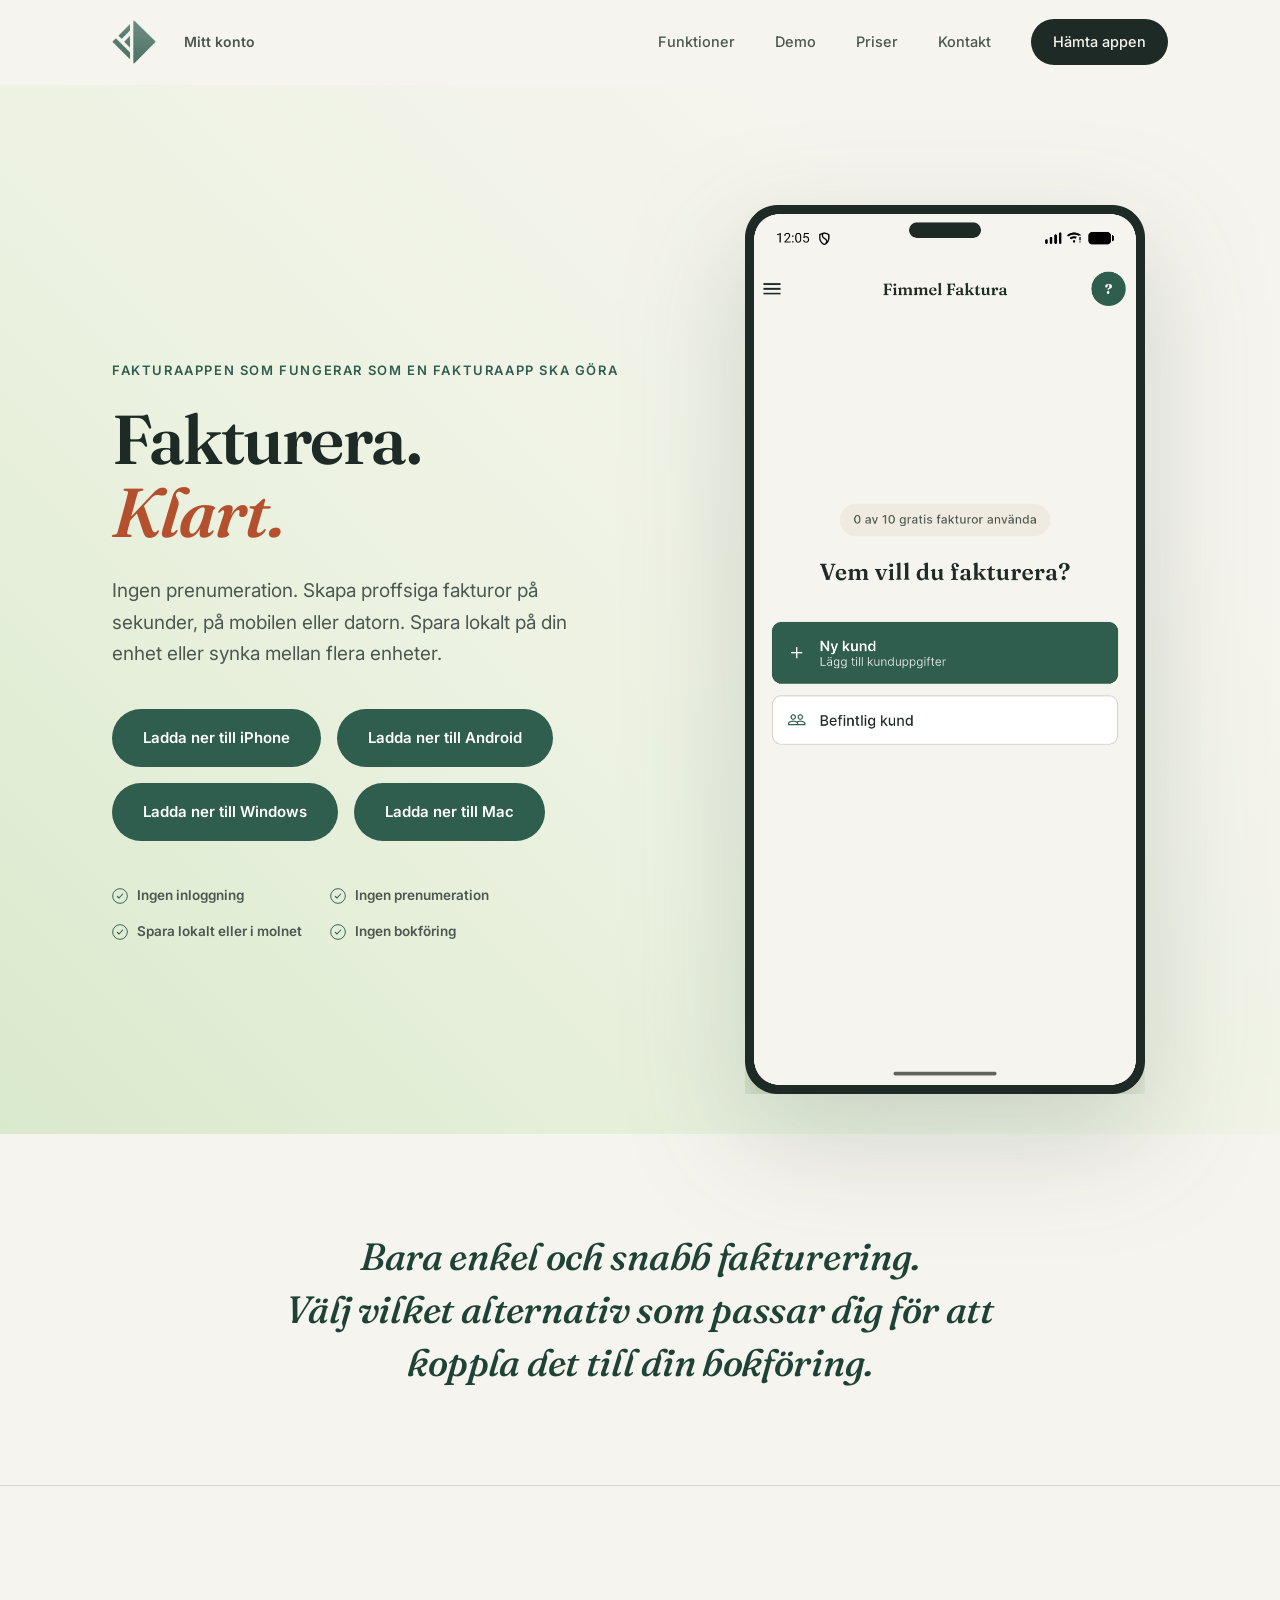
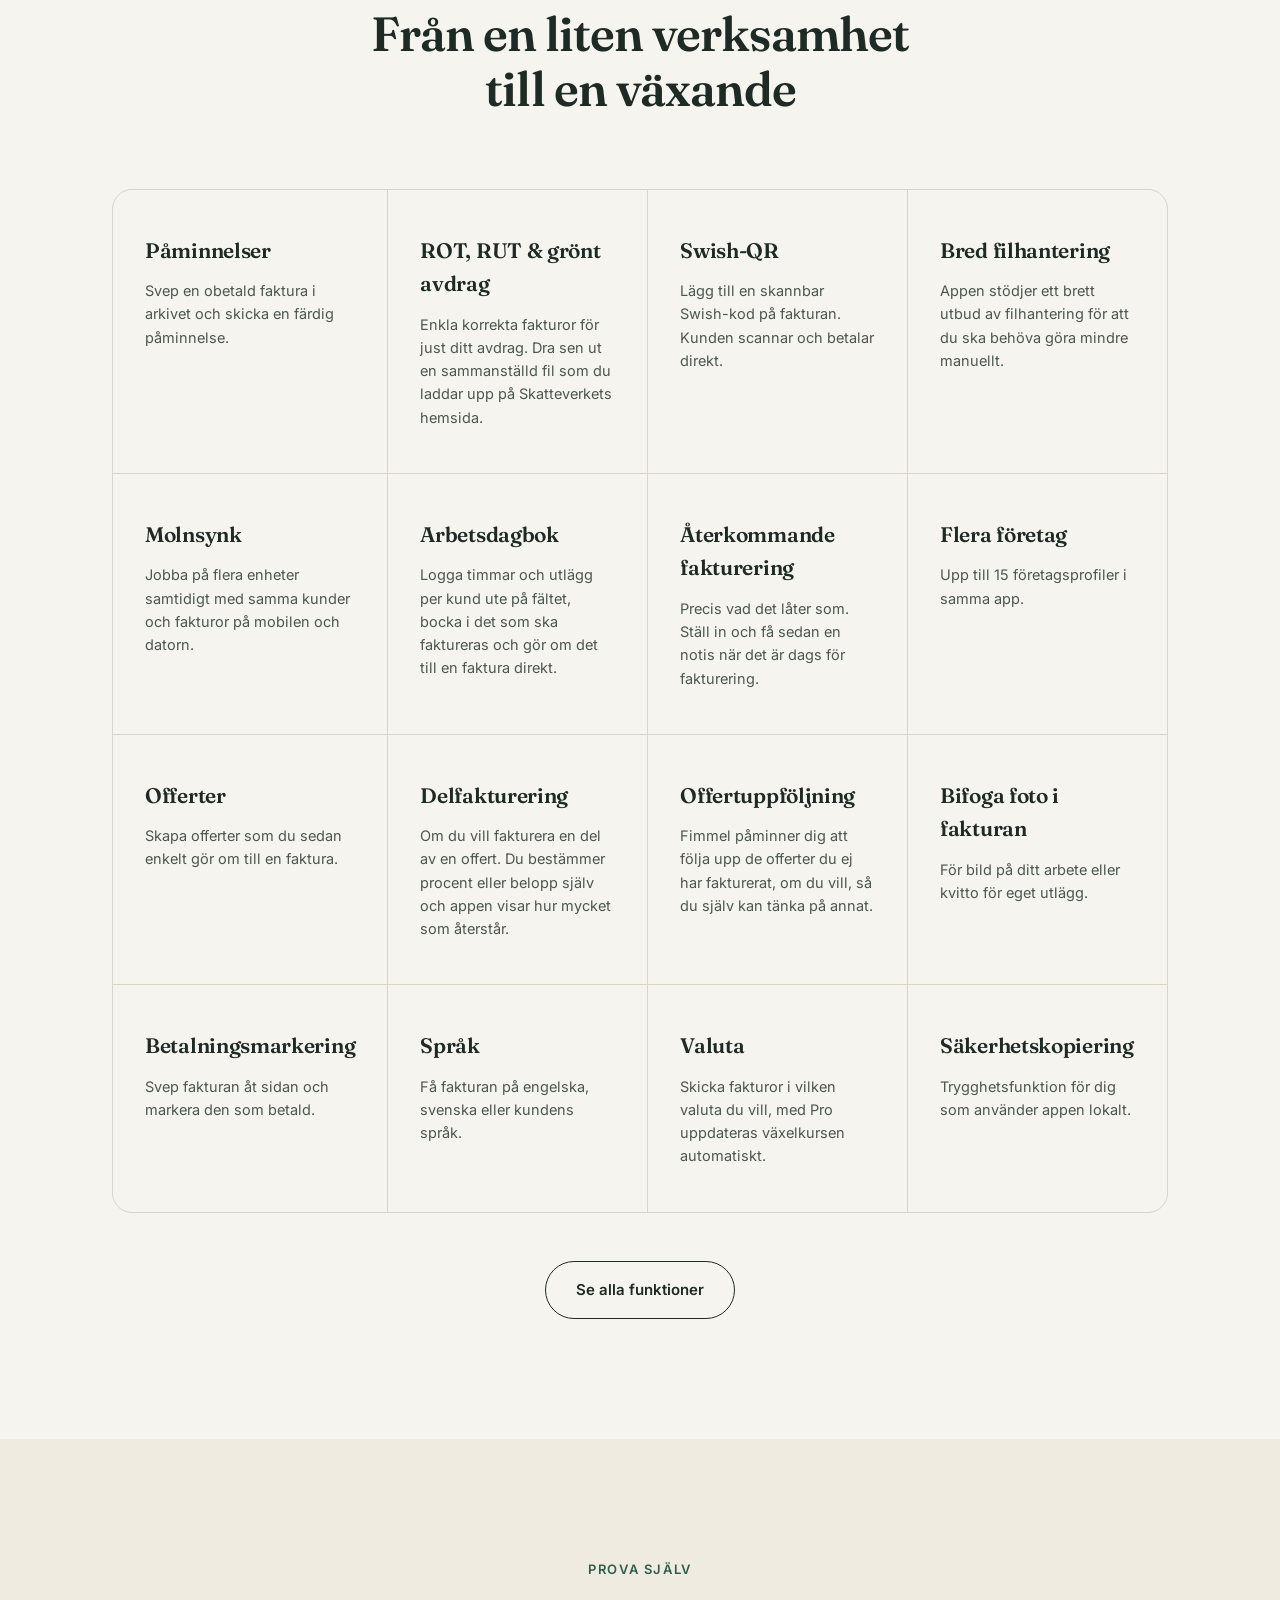
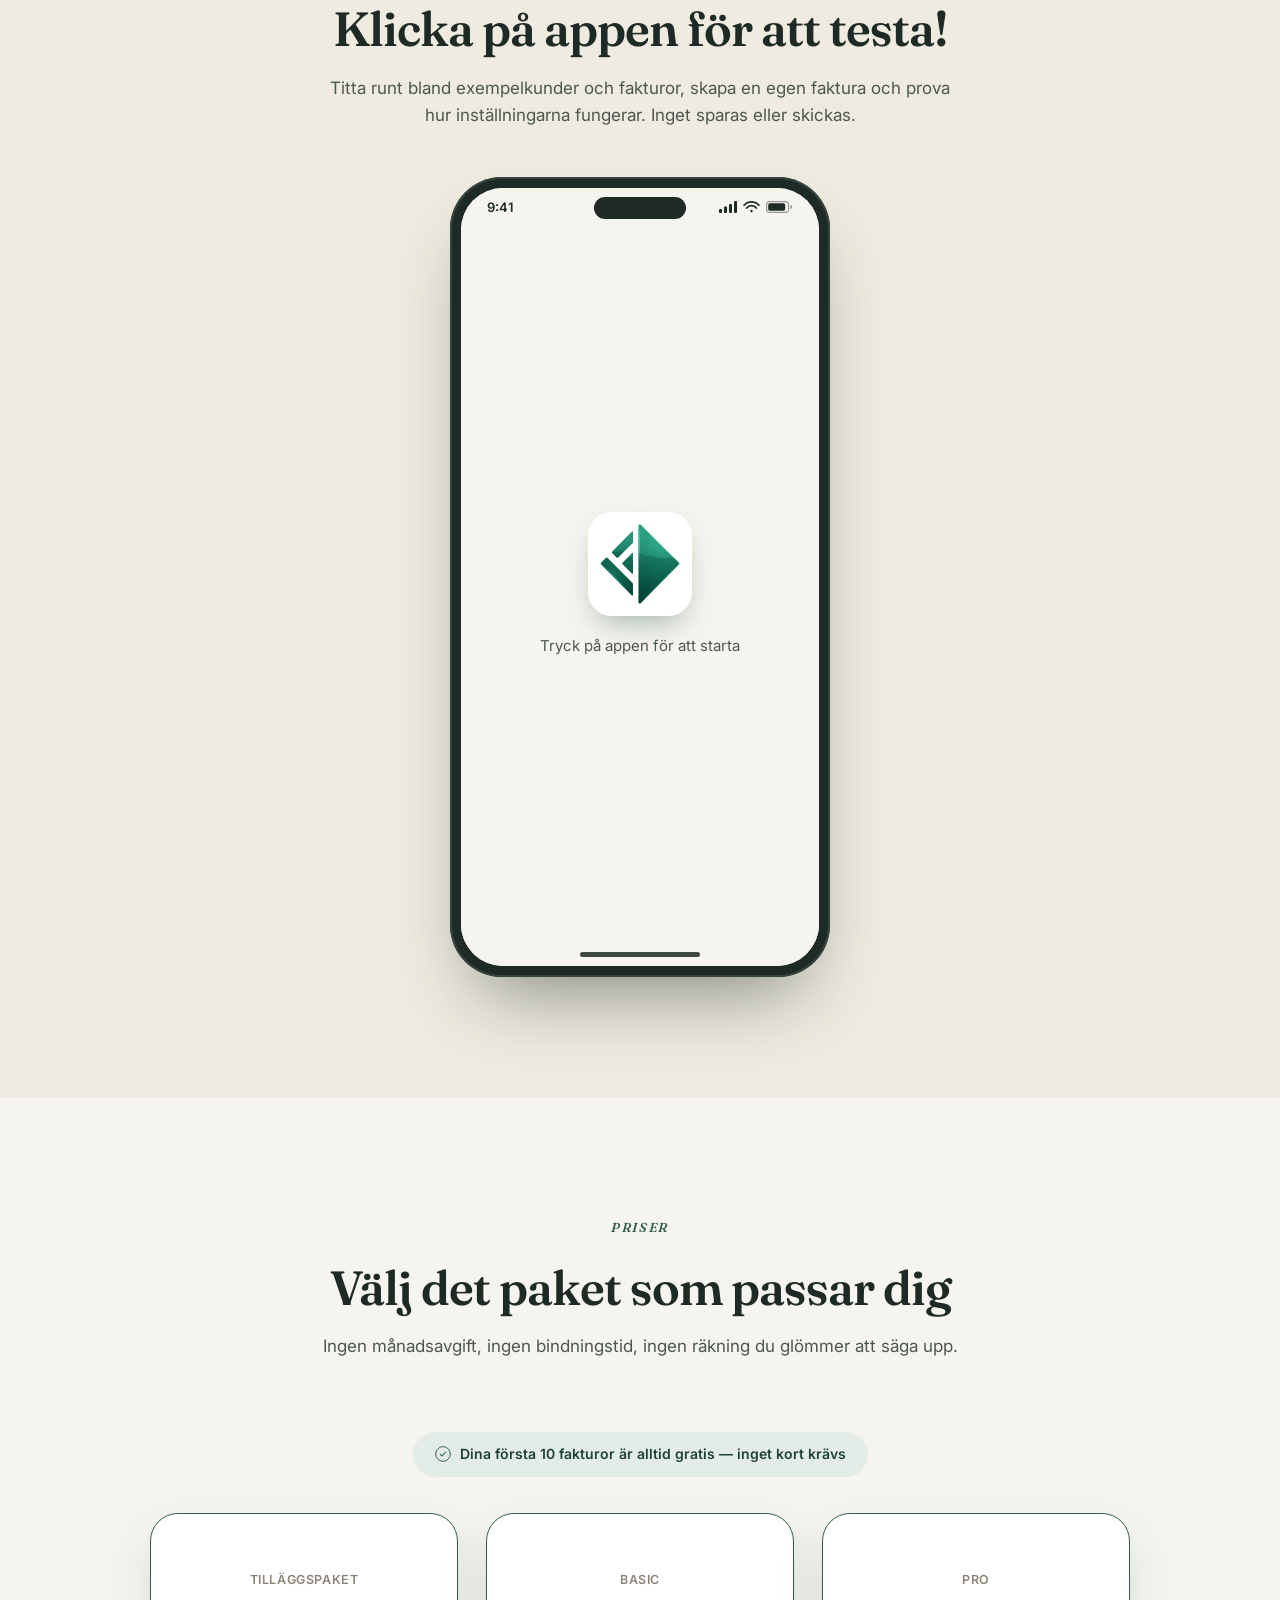
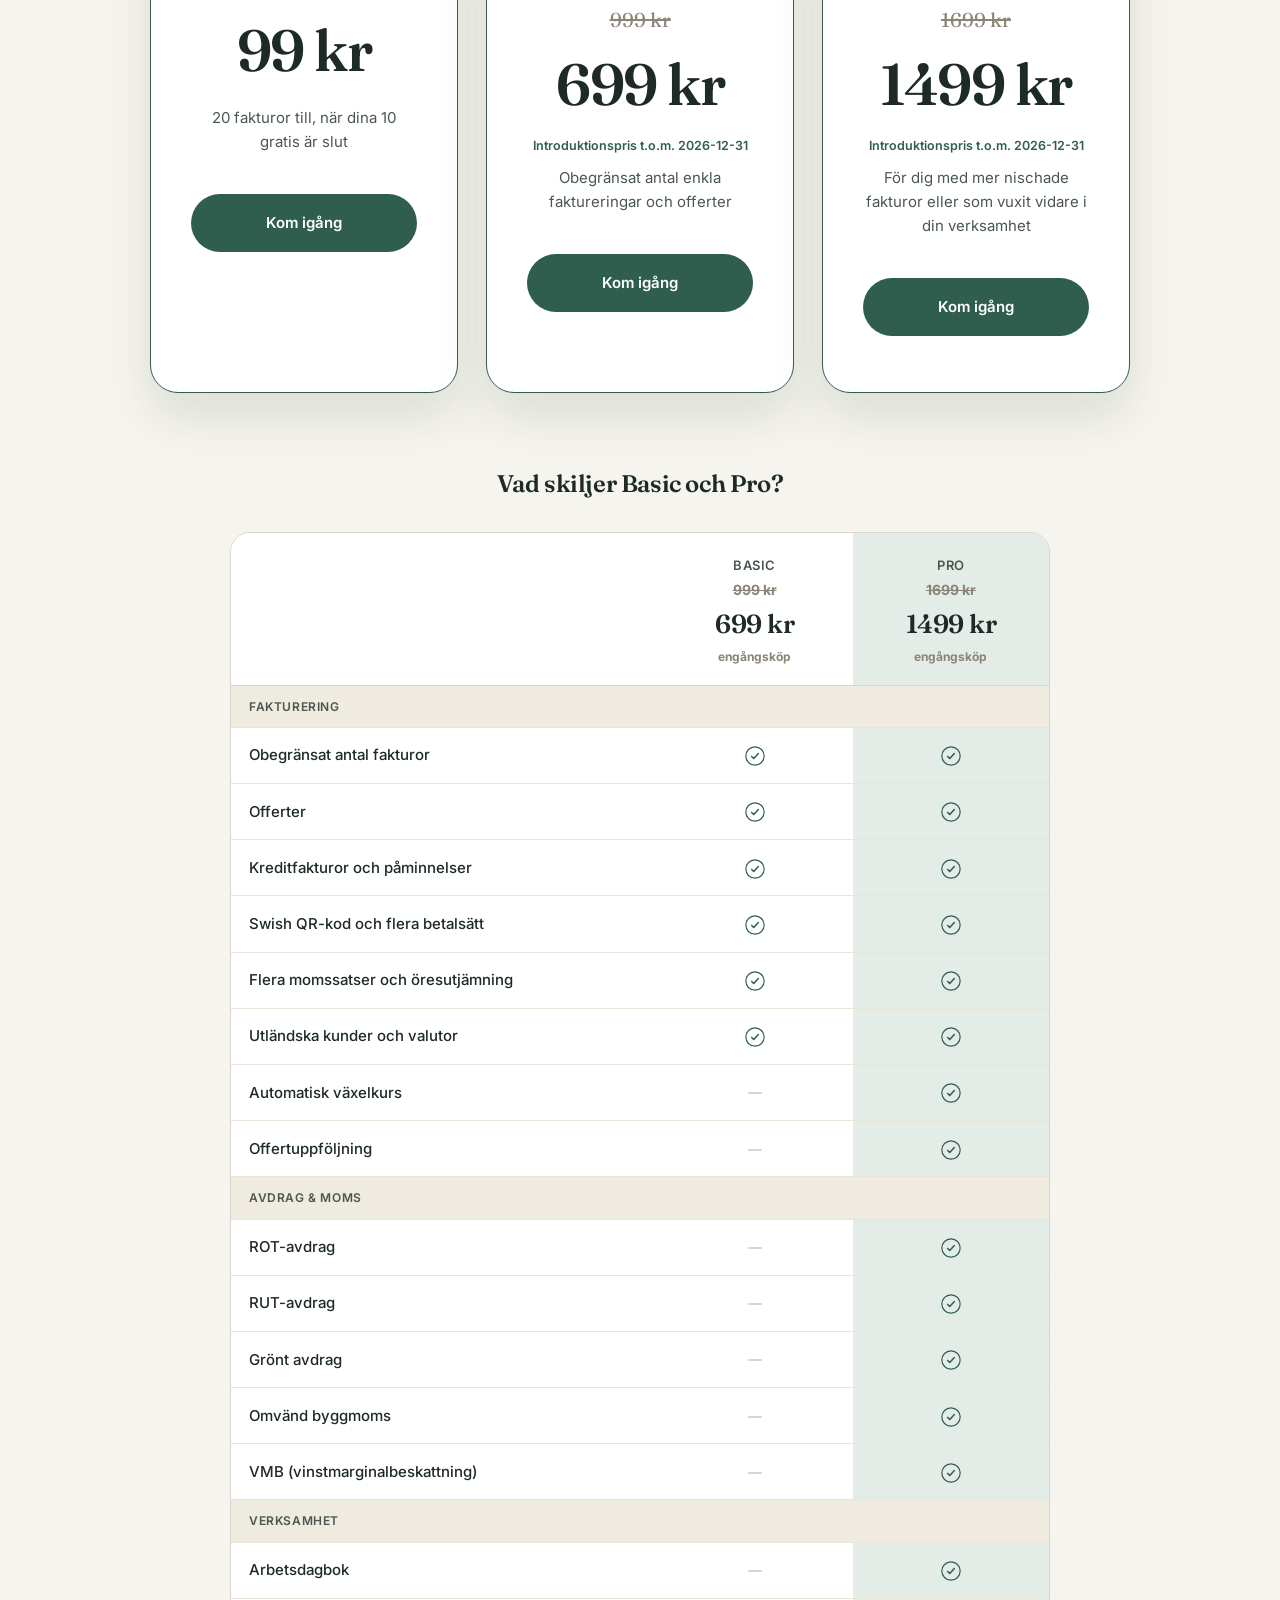
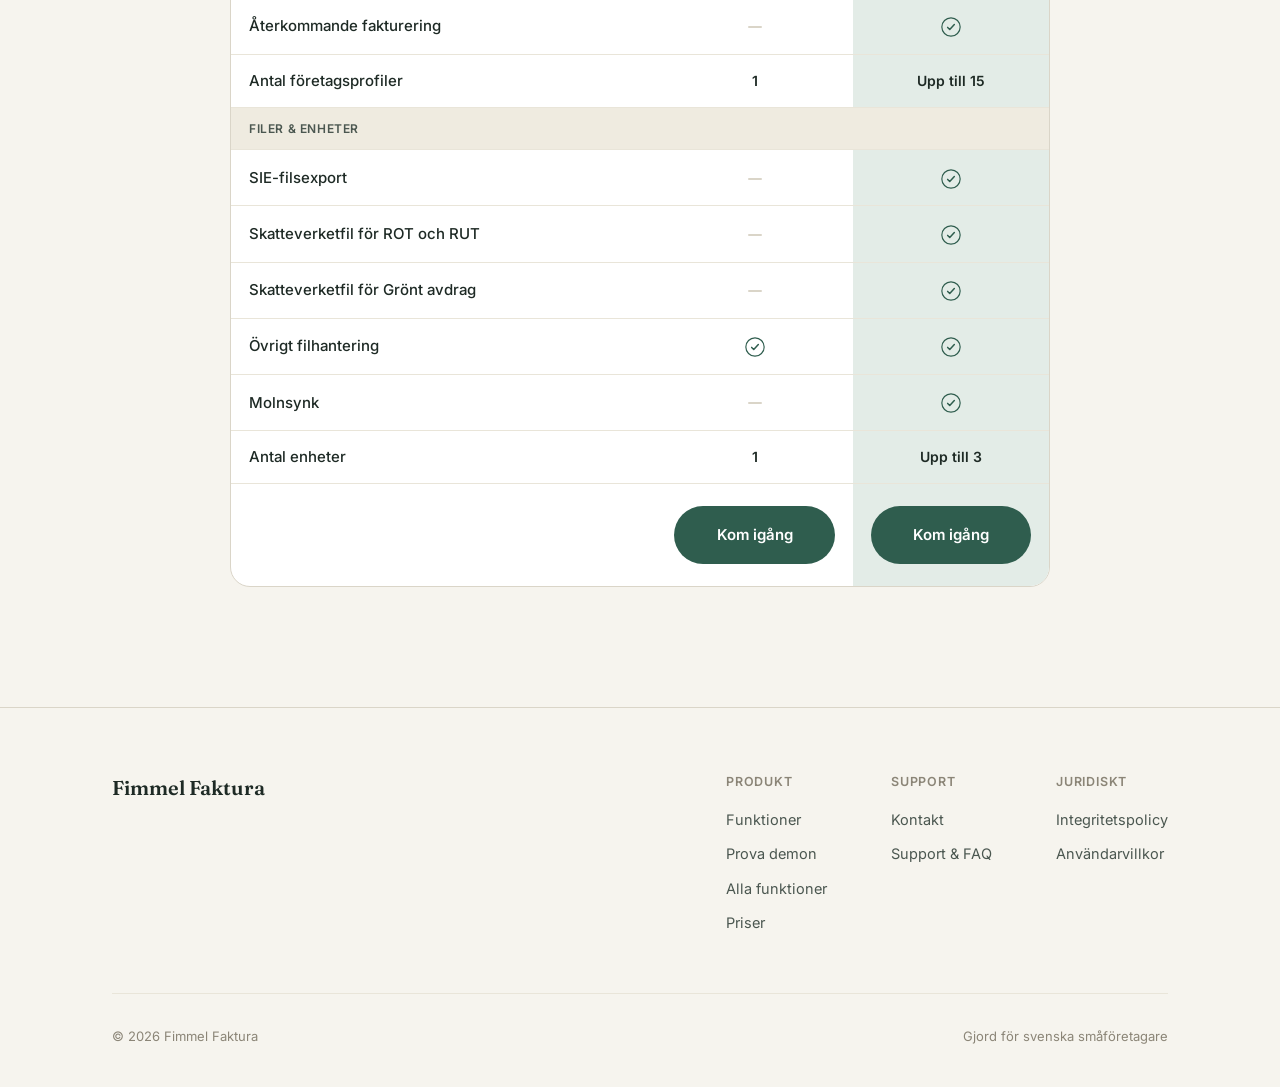
<file: index.html>
<!doctype html>
<html lang="sv">
<head>
<meta charset="utf-8">
<meta name="viewport" content="width=device-width, initial-scale=1">
<title>Fimmel Faktura — Fakturera. Klart.</title>
<meta name="description" content="Fimmel Faktura är fakturaappen utan inloggning och utan prenumeration. Skapa proffsiga fakturor på sekunder — mobil, dator, Windows och Mac.">
<link rel="canonical" href="https://fimmel.se/">
<meta property="og:type" content="website">
<meta property="og:url" content="https://fimmel.se/">
<meta property="og:site_name" content="Fimmel Faktura">
<meta property="og:locale" content="sv_SE">
<meta property="og:title" content="Fimmel Faktura — Fakturera. Klart.">
<meta property="og:description" content="Fakturaappen utan inloggning och utan prenumeration. Skapa proffsiga fakturor på sekunder — mobil, dator, Windows och Mac.">
<meta property="og:image" content="https://fimmel.se/assets/img/logo.png">
<meta name="twitter:card" content="summary_large_image">
<meta name="twitter:title" content="Fimmel Faktura — Fakturera. Klart.">
<meta name="twitter:description" content="Fakturaappen utan inloggning och utan prenumeration. Skapa proffsiga fakturor på sekunder — mobil, dator, Windows och Mac.">
<meta name="twitter:image" content="https://fimmel.se/assets/img/logo.png">
<link rel="preconnect" href="https://fonts.googleapis.com">
<link rel="preconnect" href="https://fonts.gstatic.com" crossorigin>
<link href="https://fonts.googleapis.com/css2?family=Fraunces:ital,wght@0,500;0,600;0,700;1,600&family=Inter:wght@400;500;600;700&family=IBM+Plex+Mono:wght@400;500&display=swap" rel="stylesheet">
<link rel="stylesheet" href="assets/styles.css">
<link rel="stylesheet" href="assets/demo.css">
<link rel="icon" type="image/png" href="assets/img/logo-icon.png">
<script type="application/ld+json">
{
  "@context": "https://schema.org",
  "@type": "SoftwareApplication",
  "name": "Fimmel Faktura",
  "url": "https://fimmel.se/",
  "description": "Fakturaappen utan inloggning och utan prenumeration. Skapa proffsiga fakturor och offerter på sekunder — mobil, dator, Windows och Mac.",
  "applicationCategory": "FinanceApplication",
  "operatingSystem": "iOS, Android, Windows, macOS",
  "inLanguage": "sv",
  "offers": [
    {
      "@type": "Offer",
      "name": "Gratis",
      "price": "0",
      "priceCurrency": "SEK",
      "description": "De första 10 fakturorna, utan konto eller kort."
    },
    {
      "@type": "Offer",
      "name": "Tilläggspaket",
      "price": "99",
      "priceCurrency": "SEK",
      "description": "20 fakturor till, engångsköp."
    },
    {
      "@type": "Offer",
      "name": "Basic",
      "price": "699",
      "priceCurrency": "SEK",
      "description": "Obegränsat antal enkla faktureringar och offerter, engångsköp."
    },
    {
      "@type": "Offer",
      "name": "Pro",
      "price": "1499",
      "priceCurrency": "SEK",
      "description": "Allt i Basic plus ROT/RUT/grönt avdrag, omvänd byggmoms, VMB, Arbetsdagbok, återkommande fakturering, offertuppföljning, flera företagsprofiler och molnsynk mellan upp till 3 enheter, engångsköp."
    }
  ],
  "publisher": {
    "@type": "Organization",
    "name": "Fimmel AB",
    "url": "https://fimmel.se/",
    "vatID": "SE559607068901",
    "taxID": "559607-0689",
    "address": {
      "@type": "PostalAddress",
      "streetAddress": "Friggagatan 21",
      "postalCode": "416 64",
      "addressLocality": "Göteborg",
      "addressCountry": "SE"
    }
  }
}
</script>
</head>
<body>

<nav class="nav" id="nav">
  <div class="wrap">
    <div class="nav-left">
      <a href="/" class="nav-logo"><img src="assets/img/logo-icon.png" alt="Fimmel Faktura" height="44"></a>
      <a href="#" id="accountToggle" class="nav-account-link">Mitt konto</a>
    </div>
    <div class="nav-links" id="navLinks">
      <a href="#funktioner">Funktioner</a>
      <a href="#demo">Demo</a>
      <a href="#priser">Priser</a>
      <a href="kontakt.html">Kontakt</a>
      <a href="#hamta" class="nav-cta">Hämta appen</a>
    </div>
    <button class="nav-mobile-toggle" id="navToggle" aria-label="Meny">
      <svg width="24" height="24" viewBox="0 0 24 24" fill="none"><path d="M3 6h18M3 12h18M3 18h18" stroke="#1E2A25" stroke-width="1.8" stroke-linecap="round"/></svg>
    </button>
  </div>
</nav>

<div id="accountPanel" class="account-panel">
  <div class="wrap account-panel-inner">
    <div id="accountForm">
      <h3 class="serif">Mitt konto</h3>
      <p class="account-intro">Ange din licensnyckel och den e-postadress den är kopplad till för att se och koppla bort dina anslutna enheter — t.ex. om en enhet blivit stulen och du vill frigöra platsen för en ny.</p>
      <div class="account-fields">
        <input type="text" id="accKey" placeholder="Licensnyckel, t.ex. ABCD-1234">
        <input type="email" id="accEmail" placeholder="E-postadress">
        <button id="accSubmit" class="btn btn-primary" style="width:fit-content;">Visa mina enheter</button>
      </div>
      <p id="accError" class="account-error" hidden></p>
    </div>
    <div class="account-devices" id="accountDevices" hidden>
      <div class="account-devices-head">
        <h4 class="serif">Anslutna enheter — <span id="accTierLabel"></span></h4>
        <button id="accBack" class="account-back">Börja om</button>
      </div>
      <div id="accDeviceList"></div>
    </div>
  </div>
</div>

<header class="hero">
  <div class="wrap">
    <div class="hero-text">
      <span class="eyebrow">Fakturaappen som fungerar som en fakturaapp ska göra</span>
      <h1 class="serif">Fakturera.<br><em>Klart.</em></h1>
      <p class="hero-sub">Ingen prenumeration. Skapa proffsiga fakturor på sekunder, på mobilen eller datorn. Spara lokalt på din enhet eller synka mellan flera enheter.</p>
      <div class="hero-ctas" id="hamta">
        <a href="https://apps.apple.com/se/app/fimmel-faktura/id6810745607" class="btn btn-primary" rel="noopener">Ladda ner till iPhone</a>
        <a href="https://play.google.com/store/apps/details?id=com.fimmelfaktura.app" class="btn btn-primary" rel="noopener">Ladda ner till Android</a>
        <a href="https://apps.microsoft.com/detail/9NDT46V36QSK" class="btn btn-primary" rel="noopener">Ladda ner till Windows</a>
        <a href="https://apps.apple.com/se/app/fimmel-faktura/id6810745607?platform=mac" class="btn btn-primary" rel="noopener">Ladda ner till Mac</a>
      </div>
      <div class="hero-badges">
        <span class="hero-badge">
          <svg viewBox="0 0 24 24" fill="none"><circle cx="12" cy="12" r="11" stroke="#2F5D4E" stroke-width="1.4"/><path d="M8 12.5l2.5 2.5L16 9" stroke="#2F5D4E" stroke-width="1.6" stroke-linecap="round" stroke-linejoin="round"/></svg>
          Ingen inloggning
        </span>
        <span class="hero-badge">
          <svg viewBox="0 0 24 24" fill="none"><circle cx="12" cy="12" r="11" stroke="#2F5D4E" stroke-width="1.4"/><path d="M8 12.5l2.5 2.5L16 9" stroke="#2F5D4E" stroke-width="1.6" stroke-linecap="round" stroke-linejoin="round"/></svg>
          Ingen prenumeration
        </span>
        <span class="hero-badge">
          <svg viewBox="0 0 24 24" fill="none"><circle cx="12" cy="12" r="11" stroke="#2F5D4E" stroke-width="1.4"/><path d="M8 12.5l2.5 2.5L16 9" stroke="#2F5D4E" stroke-width="1.6" stroke-linecap="round" stroke-linejoin="round"/></svg>
          Spara lokalt eller i molnet
        </span>
        <span class="hero-badge">
          <svg viewBox="0 0 24 24" fill="none"><circle cx="12" cy="12" r="11" stroke="#2F5D4E" stroke-width="1.4"/><path d="M8 12.5l2.5 2.5L16 9" stroke="#2F5D4E" stroke-width="1.6" stroke-linecap="round" stroke-linejoin="round"/></svg>
          Ingen bokföring
        </span>
      </div>
    </div>
    <div class="hero-visual">
      <img src="assets/img/phone-hem.png" alt="Fimmel Faktura app-skärm" width="400">
    </div>
  </div>
</header>

<section class="statement">
  <div class="wrap">
    <p class="serif">Bara enkel och snabb fakturering.<br>Välj vilket alternativ som passar dig för att koppla det till din bokföring.</p>
  </div>
</section>

<section id="funktioner">
  <div class="wrap">
    <div class="section-head">
      <h2 class="serif">Från en liten verksamhet<br>till en växande</h2>
    </div>

    <div class="features">
      <div class="feature-card">
        <h3 class="serif">Påminnelser</h3>
        <p>Svep en obetald faktura i arkivet och skicka en färdig påminnelse.</p>
      </div>
      <div class="feature-card">
        <h3 class="serif">ROT, RUT &amp; grönt avdrag</h3>
        <p>Enkla korrekta fakturor för just ditt avdrag. Dra sen ut en sammanställd fil som du laddar upp på Skatteverkets hemsida.</p>
      </div>
      <div class="feature-card">
        <h3 class="serif">Swish-QR</h3>
        <p>Lägg till en skannbar Swish-kod på fakturan. Kunden scannar och betalar direkt.</p>
      </div>
      <div class="feature-card">
        <h3 class="serif">Bred filhantering</h3>
        <p>Appen stödjer ett brett utbud av filhantering för att du ska behöva göra mindre manuellt.</p>
      </div>
      <div class="feature-card">
        <h3 class="serif">Molnsynk</h3>
        <p>Jobba på flera enheter samtidigt med samma kunder och fakturor på mobilen och datorn.</p>
      </div>
      <div class="feature-card">
        <h3 class="serif">Arbetsdagbok</h3>
        <p>Logga timmar och utlägg per kund ute på fältet, bocka i det som ska faktureras och gör om det till en faktura direkt.</p>
      </div>
      <div class="feature-card">
        <h3 class="serif">Återkommande fakturering</h3>
        <p>Precis vad det låter som. Ställ in och få sedan en notis när det är dags för fakturering.</p>
      </div>
      <div class="feature-card">
        <h3 class="serif">Flera företag</h3>
        <p>Upp till 15 företagsprofiler i samma app.</p>
      </div>
      <div class="feature-card">
        <h3 class="serif">Offerter</h3>
        <p>Skapa offerter som du sedan enkelt gör om till en faktura.</p>
      </div>
      <div class="feature-card">
        <h3 class="serif">Delfakturering</h3>
        <p>Om du vill fakturera en del av en offert. Du bestämmer procent eller belopp själv och appen visar hur mycket som återstår.</p>
      </div>
      <div class="feature-card">
        <h3 class="serif">Offertuppföljning</h3>
        <p>Fimmel påminner dig att följa upp de offerter du ej har fakturerat, om du vill, så du själv kan tänka på annat.</p>
      </div>
      <div class="feature-card">
        <h3 class="serif">Bifoga foto i fakturan</h3>
        <p>För bild på ditt arbete eller kvitto för eget utlägg.</p>
      </div>
      <div class="feature-card">
        <h3 class="serif">Betalningsmarkering</h3>
        <p>Svep fakturan åt sidan och markera den som betald.</p>
      </div>
      <div class="feature-card">
        <h3 class="serif">Språk</h3>
        <p>Få fakturan på engelska, svenska eller kundens språk.</p>
      </div>
      <div class="feature-card">
        <h3 class="serif">Valuta</h3>
        <p>Skicka fakturor i vilken valuta du vill, med Pro uppdateras växelkursen automatiskt.</p>
      </div>
      <div class="feature-card">
        <h3 class="serif">Säkerhetskopiering</h3>
        <p>Trygghetsfunktion för dig som använder appen lokalt.</p>
      </div>
    </div>

    <div class="features-more">
      <a href="funktioner.html" class="btn btn-ghost">Se alla funktioner</a>
    </div>
  </div>
</section>

<section id="demo" class="demo-section">
  <div class="wrap">
    <div class="section-head">
      <span class="eyebrow">Prova själv</span>
      <h2 class="serif">Klicka på appen för att testa!</h2>
      <p>Titta runt bland exempelkunder och fakturor, skapa en egen faktura och prova hur inställningarna fungerar. Inget sparas eller skickas.</p>
    </div>
    <div class="demo-stage">
      <div class="phone-frame">
        <div class="phone-screen">
          <div class="phone-status" aria-hidden="true">
            <span>9:41</span>
            <span class="phone-status-icons">
              <svg viewBox="0 0 18 12" fill="currentColor"><rect x="0" y="8" width="3" height="4" rx="1"/><rect x="5" y="5.5" width="3" height="6.5" rx="1"/><rect x="10" y="3" width="3" height="9" rx="1"/><rect x="15" y="0" width="3" height="12" rx="1"/></svg>
              <svg viewBox="0 0 17 12" fill="none" stroke="currentColor" stroke-width="1.7" stroke-linecap="round"><path d="M1 4.2a10 10 0 0115 0"/><path d="M3.6 7a6.3 6.3 0 019.8 0"/><circle cx="8.5" cy="10" r="1.2" fill="currentColor" stroke="none"/></svg>
              <svg viewBox="0 0 27 12" fill="none"><rect x="0.6" y="0.6" width="22" height="10.8" rx="3.2" stroke="currentColor" stroke-opacity=".45" stroke-width="1.2"/><rect x="2.2" y="2.2" width="17" height="7.6" rx="1.8" fill="currentColor"/><path d="M24.5 4v4c.9-.3 1.6-1.1 1.6-2s-.7-1.7-1.6-2z" fill="currentColor" fill-opacity=".5"/></svg>
            </span>
          </div>
          <div class="phone-body" id="demoBody">
            <button type="button" class="demo-start" id="demoStart" aria-label="Starta demon av Fimmel Faktura">
              <img src="assets/img/app-icon.png" alt="">
              <span>Tryck på appen för att starta</span>
            </button>
          </div>
          <div class="phone-home" aria-hidden="true"></div>
        </div>
      </div>
      <button type="button" class="demo-restart" id="demoRestart" hidden>Börja om demon</button>
    </div>
  </div>
</section>

<section id="priser">
  <div class="wrap">
    <div class="section-head">
      <span class="eyebrow serif" style="font-style:italic;">Priser</span>
      <h2 class="serif">Välj det paket som passar dig</h2>
      <p>Ingen månadsavgift, ingen bindningstid, ingen räkning du glömmer att säga upp.</p>
    </div>

    <div class="free-tier-badge">
      <svg viewBox="0 0 24 24" fill="none"><circle cx="12" cy="12" r="11" stroke="#2F5D4E" stroke-width="1.4"/><path d="M8 12.5l2.5 2.5L16 9" stroke="#2F5D4E" stroke-width="1.6" stroke-linecap="round" stroke-linejoin="round"/></svg>
      Dina första 10 fakturor är alltid gratis — inget kort krävs
    </div>

    <div class="pricing-grid">
      <div class="pricing-card featured">
        <div class="price-tier">Tilläggspaket</div>
        <div class="price-num serif">99 kr</div>
        <p class="price-note">20 fakturor till, när dina 10 gratis är slut</p>
        <a href="#hamta" class="btn btn-primary" style="width:100%;">Kom igång</a>
      </div>

      <div class="pricing-card featured">
        <div class="price-tier">Basic</div>
        <div class="price-was">999 kr</div>
        <div class="price-num serif">699 kr</div>
        <p class="price-intro">Introduktionspris t.o.m. 2026-12-31</p>
        <p class="price-note">Obegränsat antal enkla faktureringar och offerter</p>
        <a href="#hamta" class="btn btn-primary" style="width:100%;">Kom igång</a>
      </div>

      <div class="pricing-card featured">
        <div class="price-tier">Pro</div>
        <div class="price-was">1699 kr</div>
        <div class="price-num serif">1499 kr</div>
        <p class="price-intro">Introduktionspris t.o.m. 2026-12-31</p>
        <p class="price-note">För dig med mer nischade fakturor eller som vuxit vidare i din verksamhet</p>
        <a href="#hamta" class="btn btn-primary" style="width:100%;">Kom igång</a>
      </div>
    </div>

    <div class="compare" id="jamforelse">
      <h3 class="serif">Vad skiljer Basic och Pro?</h3>
      <table class="compare-table">
        <thead>
          <tr>
            <th scope="col"><span class="sr">Funktion</span></th>
            <th scope="col"><span class="cmp-name">Basic</span><span class="cmp-was">999 kr</span><span class="cmp-price serif">699 kr</span><span class="cmp-note">engångsköp</span></th>
            <th scope="col" class="pro"><span class="cmp-name">Pro</span><span class="cmp-was">1699 kr</span><span class="cmp-price serif">1499 kr</span><span class="cmp-note">engångsköp</span></th>
          </tr>
        </thead>
        <tbody>
          <tr class="grp"><th colspan="3" scope="colgroup">Fakturering</th></tr>
          <tr><th scope="row">Obegränsat antal fakturor</th><td class="y" aria-label="Ingår"></td><td class="y pro" aria-label="Ingår"></td></tr>
          <tr><th scope="row">Offerter</th><td class="y" aria-label="Ingår"></td><td class="y pro" aria-label="Ingår"></td></tr>
          <tr><th scope="row">Kreditfakturor och påminnelser</th><td class="y" aria-label="Ingår"></td><td class="y pro" aria-label="Ingår"></td></tr>
          <tr><th scope="row">Swish QR-kod och flera betalsätt</th><td class="y" aria-label="Ingår"></td><td class="y pro" aria-label="Ingår"></td></tr>
          <tr><th scope="row">Flera momssatser och öresutjämning</th><td class="y" aria-label="Ingår"></td><td class="y pro" aria-label="Ingår"></td></tr>
          <tr><th scope="row">Utländska kunder och valutor</th><td class="y" aria-label="Ingår"></td><td class="y pro" aria-label="Ingår"></td></tr>
          <tr><th scope="row">Automatisk växelkurs</th><td class="n" aria-label="Ingår inte"></td><td class="y pro" aria-label="Ingår"></td></tr>
          <tr><th scope="row">Offertuppföljning</th><td class="n" aria-label="Ingår inte"></td><td class="y pro" aria-label="Ingår"></td></tr>

          <tr class="grp"><th colspan="3" scope="colgroup">Avdrag &amp; moms</th></tr>
          <tr><th scope="row">ROT-avdrag</th><td class="n" aria-label="Ingår inte"></td><td class="y pro" aria-label="Ingår"></td></tr>
          <tr><th scope="row">RUT-avdrag</th><td class="n" aria-label="Ingår inte"></td><td class="y pro" aria-label="Ingår"></td></tr>
          <tr><th scope="row">Grönt avdrag</th><td class="n" aria-label="Ingår inte"></td><td class="y pro" aria-label="Ingår"></td></tr>
          <tr><th scope="row">Omvänd byggmoms</th><td class="n" aria-label="Ingår inte"></td><td class="y pro" aria-label="Ingår"></td></tr>
          <tr><th scope="row">VMB (vinstmarginalbeskattning)</th><td class="n" aria-label="Ingår inte"></td><td class="y pro" aria-label="Ingår"></td></tr>

          <tr class="grp"><th colspan="3" scope="colgroup">Verksamhet</th></tr>
          <tr><th scope="row">Arbetsdagbok</th><td class="n" aria-label="Ingår inte"></td><td class="y pro" aria-label="Ingår"></td></tr>
          <tr><th scope="row">Återkommande fakturering</th><td class="n" aria-label="Ingår inte"></td><td class="y pro" aria-label="Ingår"></td></tr>
          <tr><th scope="row">Antal företagsprofiler</th><td class="t">1</td><td class="t pro">Upp till 15</td></tr>

          <tr class="grp"><th colspan="3" scope="colgroup">Filer &amp; enheter</th></tr>
          <tr><th scope="row">SIE-filsexport</th><td class="n" aria-label="Ingår inte"></td><td class="y pro" aria-label="Ingår"></td></tr>
          <tr><th scope="row">Skatteverketfil för ROT och RUT</th><td class="n" aria-label="Ingår inte"></td><td class="y pro" aria-label="Ingår"></td></tr>
          <tr><th scope="row">Skatteverketfil för Grönt avdrag</th><td class="n" aria-label="Ingår inte"></td><td class="y pro" aria-label="Ingår"></td></tr>
          <tr><th scope="row">Övrigt filhantering</th><td class="y" aria-label="Ingår"></td><td class="y pro" aria-label="Ingår"></td></tr>
          <tr><th scope="row">Molnsynk</th><td class="n" aria-label="Ingår inte"></td><td class="y pro" aria-label="Ingår"></td></tr>
          <tr><th scope="row">Antal enheter</th><td class="t">1</td><td class="t pro">Upp till 3</td></tr>
        </tbody>
        <tfoot>
          <tr>
            <td></td>
            <td><a href="#hamta" class="btn btn-primary">Kom igång</a></td>
            <td class="pro"><a href="#hamta" class="btn btn-primary">Kom igång</a></td>
          </tr>
        </tfoot>
      </table>
    </div>
  </div>
</section>

<footer>
  <div class="wrap">
    <div class="footer-top">
      <div>
        <div class="footer-logo serif">Fimmel Faktura</div>
      </div>
      <div class="footer-cols">
        <div class="footer-col">
          <h4>Produkt</h4>
          <a href="#funktioner">Funktioner</a>
          <a href="#demo">Prova demon</a>
          <a href="funktioner.html">Alla funktioner</a>
          <a href="#priser">Priser</a>
        </div>
        <div class="footer-col">
          <h4>Support</h4>
          <a href="kontakt.html">Kontakt</a>
          <a href="support.html">Support &amp; FAQ</a>
        </div>
        <div class="footer-col">
          <h4>Juridiskt</h4>
          <a href="integritetspolicy.html">Integritetspolicy</a>
          <a href="villkor.html">Användarvillkor</a>
        </div>
      </div>
    </div>
    <div class="footer-bottom">
      <span>© 2026 Fimmel Faktura</span>
      <span>Gjord för svenska småföretagare</span>
    </div>
  </div>
</footer>

<script>
  const nav = document.getElementById('nav');
  window.addEventListener('scroll', () => {
    nav.classList.toggle('scrolled', window.scrollY > 8);
  });
  const toggle = document.getElementById('navToggle');
  const links = document.getElementById('navLinks');
  toggle.addEventListener('click', () => {
    links.classList.toggle('open');
    nav.classList.toggle('menu-open');
  });
  // A same-page anchor link (Funktioner/Priser/Hämta appen) never
  // triggers a navigation/reload, so nothing else ever closed the menu
  // after tapping one — only "Kontakt" happened to close it, by the
  // accident of actually loading a different page.
  links.querySelectorAll('a').forEach((a) => {
    a.addEventListener('click', () => {
      links.classList.remove('open');
      nav.classList.remove('menu-open');
    });
  });
</script>

<script>
  // "Mitt konto" — lets someone with a license key and its associated
  // email see and disconnect their own devices (e.g. a stolen phone).
  // The license_key+email match is checked *inside the database*, via
  // two SECURITY DEFINER functions (get_license_devices /
  // disconnect_license_device — see supabase_account_panel_v2.sql), the
  // same pattern register_license_device already uses for the app itself.
  // That means it can't be bypassed by calling the API directly and
  // skipping the check, unlike checking the email match only in this
  // browser code.
  const SUPABASE_URL = 'https://jfgokufdfzztgdoypeuv.supabase.co';
  const SUPABASE_KEY = 'sb_publishable_q2DBGr_ndYei5uqNoI4VTg_j4sRh8_u';

  const platformLabels = { android: 'Android', ios: 'iPhone', windows: 'Windows', macos: 'Mac' };

  const accountToggle = document.getElementById('accountToggle');
  const accountPanel = document.getElementById('accountPanel');
  const accountForm = document.getElementById('accountForm');
  const accountDevices = document.getElementById('accountDevices');
  const accKey = document.getElementById('accKey');
  const accEmail = document.getElementById('accEmail');
  const accSubmit = document.getElementById('accSubmit');
  const accError = document.getElementById('accError');
  const accDeviceList = document.getElementById('accDeviceList');
  const accTierLabel = document.getElementById('accTierLabel');
  const accBack = document.getElementById('accBack');

  // Kept only in memory for this page visit — never persisted.
  let pendingLicenseKey = null;
  let pendingEmail = null;

  accountToggle.addEventListener('click', (e) => {
    e.preventDefault();
    accountPanel.classList.toggle('open');
  });

  function showError(el, msg) {
    el.textContent = msg;
    el.hidden = false;
  }

  async function sbRpc(fn, body) {
    return fetch(SUPABASE_URL + '/rest/v1/rpc/' + fn, {
      method: 'POST',
      headers: {
        apikey: SUPABASE_KEY,
        Authorization: 'Bearer ' + SUPABASE_KEY,
        'Content-Type': 'application/json',
      },
      body: JSON.stringify(body),
    });
  }

  function resetToStart() {
    accountForm.hidden = false;
    accountDevices.hidden = true;
    accKey.value = '';
    accEmail.value = '';
    accError.hidden = true;
    pendingLicenseKey = null;
    pendingEmail = null;
  }

  accSubmit.addEventListener('click', async () => {
    accError.hidden = true;
    const key = accKey.value.trim();
    const email = accEmail.value.trim().toLowerCase();
    if (!key || !email) {
      showError(accError, 'Fyll i både licensnyckel och e-postadress.');
      return;
    }
    accSubmit.disabled = true;
    accSubmit.textContent = 'Söker...';
    try {
      const res = await sbRpc('get_license_devices', { p_license_key: key, p_email: email });
      if (!res.ok) {
        showError(accError, 'Hittade ingen licens med den kombinationen av nyckel och e-post.');
        return;
      }
      const devices = await res.json();
      pendingLicenseKey = key;
      pendingEmail = email;
      renderAccDevices(devices);
    } catch (err) {
      showError(accError, 'Något gick fel. Försök igen om en stund.');
    } finally {
      accSubmit.disabled = false;
      accSubmit.textContent = 'Visa mina enheter';
    }
  });

  function renderAccDevices(devices) {
    accountForm.hidden = true;
    accountDevices.hidden = false;
    accTierLabel.textContent = pendingEmail;
    accDeviceList.innerHTML = '';
    if (!devices.length) {
      accDeviceList.innerHTML = '<p class="account-empty">Inga enheter anslutna just nu.</p>';
      return;
    }
    devices.forEach((d) => {
      const row = document.createElement('div');
      row.className = 'account-device-row';
      const dateStr = d.last_seen_at ? new Date(d.last_seen_at).toLocaleDateString('sv-SE') : 'okänt';
      const info = document.createElement('div');
      const strong = document.createElement('strong');
      strong.textContent = platformLabels[d.platform] || d.platform;
      const span = document.createElement('span');
      span.textContent = 'Senast använd: ' + dateStr;
      info.appendChild(strong);
      info.appendChild(span);
      const btn = document.createElement('button');
      btn.className = 'account-disconnect';
      btn.textContent = 'Koppla bort';
      btn.addEventListener('click', async () => {
        if (!window.confirm('Koppla bort den här enheten från din licens?')) return;
        btn.disabled = true;
        btn.textContent = 'Kopplar bort...';
        const delRes = await sbRpc('disconnect_license_device', {
          p_license_key: pendingLicenseKey,
          p_email: pendingEmail,
          p_device_id: d.device_id,
        });
        if (delRes.ok) {
          row.remove();
        } else {
          btn.disabled = false;
          btn.textContent = 'Koppla bort';
          window.alert('Kunde inte koppla bort enheten. Försök igen.');
        }
      });
      row.appendChild(info);
      row.appendChild(btn);
      accDeviceList.appendChild(row);
    });
  }

  accBack.addEventListener('click', resetToStart);
</script>

<script>
  // The demo script only loads once someone taps the logo.
  (function () {
    const body = document.getElementById('demoBody');
    const start = document.getElementById('demoStart');
    const restart = document.getElementById('demoRestart');
    if (!body || !start) return;

    function launch() {
      let host = body.querySelector('.dm');
      if (!host) {
        host = document.createElement('div');
        body.appendChild(host);
      }
      start.hidden = true;
      restart.hidden = false;
      function run() { window.FimmelDemo.start(host); }
      if (window.FimmelDemo) { run(); return; }
      const s = document.createElement('script');
      s.src = 'assets/demo.js';
      s.onload = run;
      document.head.appendChild(s);
    }

    start.addEventListener('click', launch);
    restart.addEventListener('click', launch);
  })();
</script>

</body>
</html>
</file>
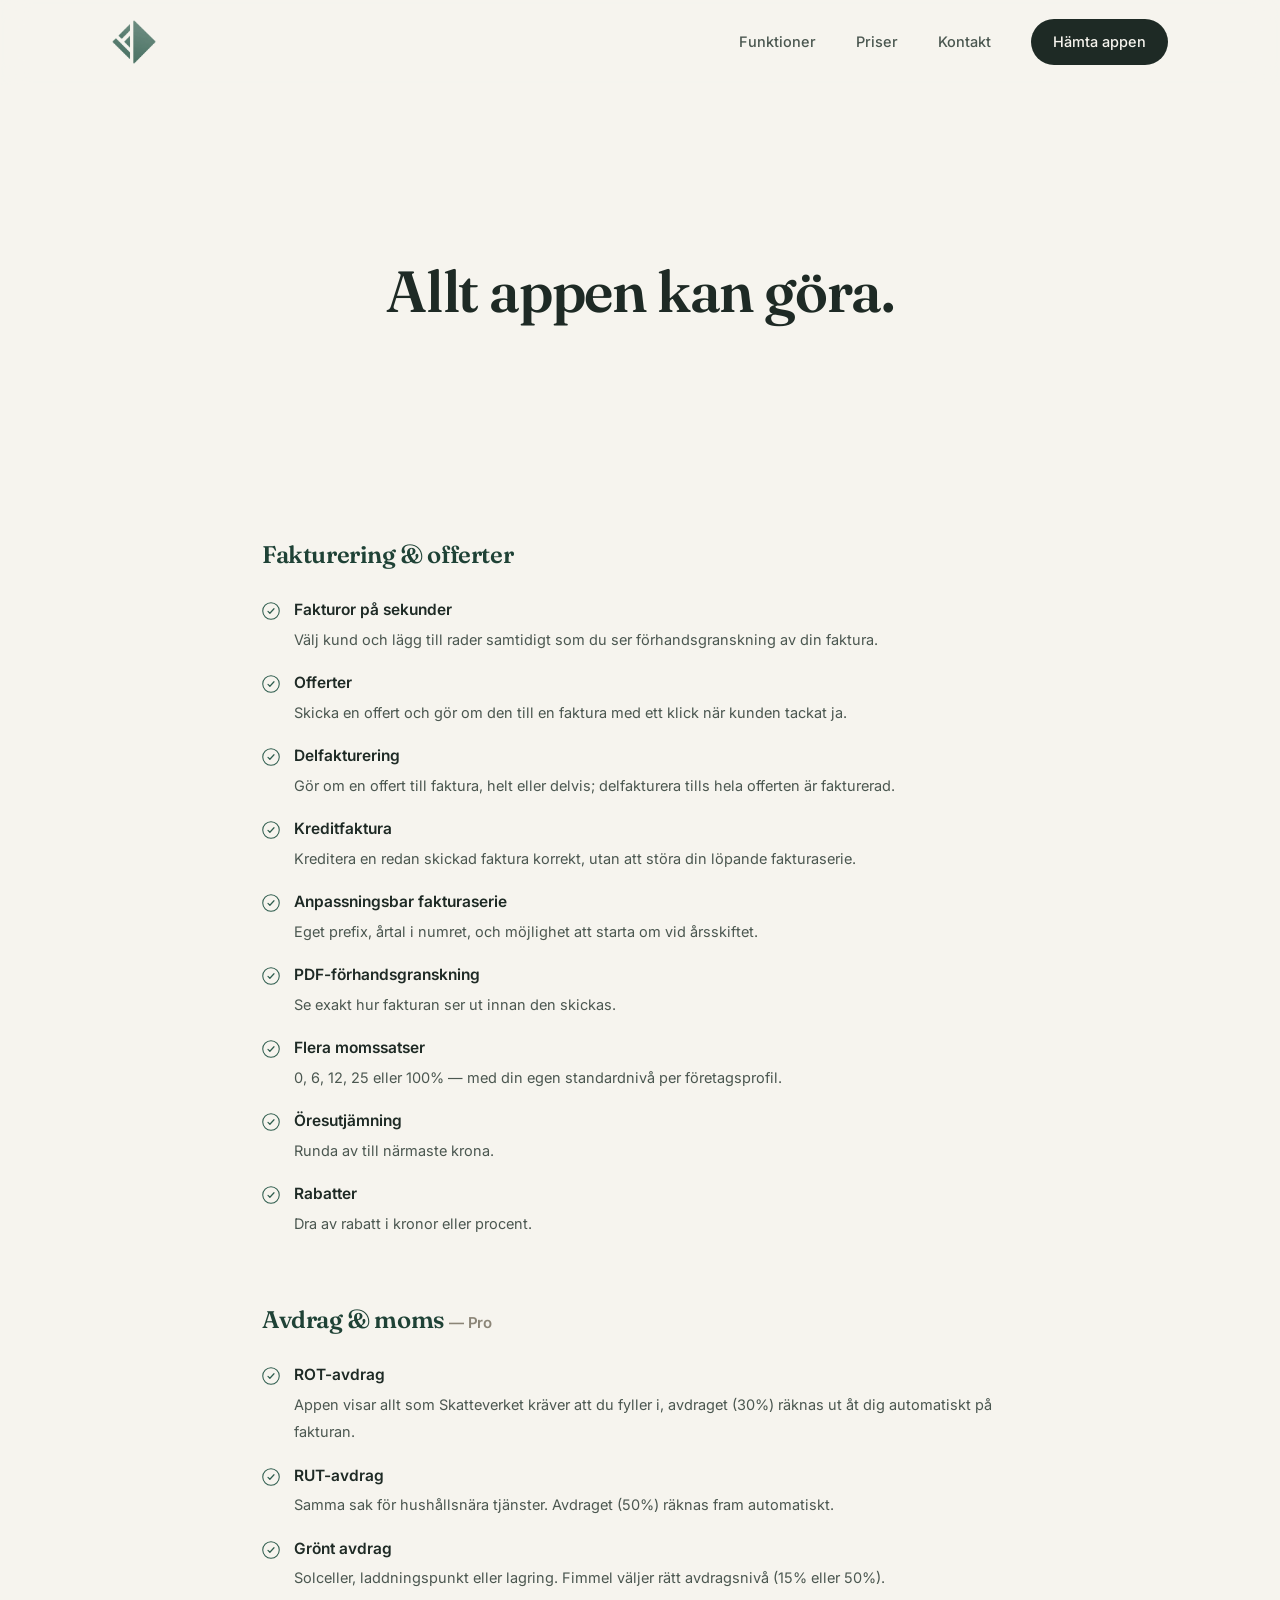
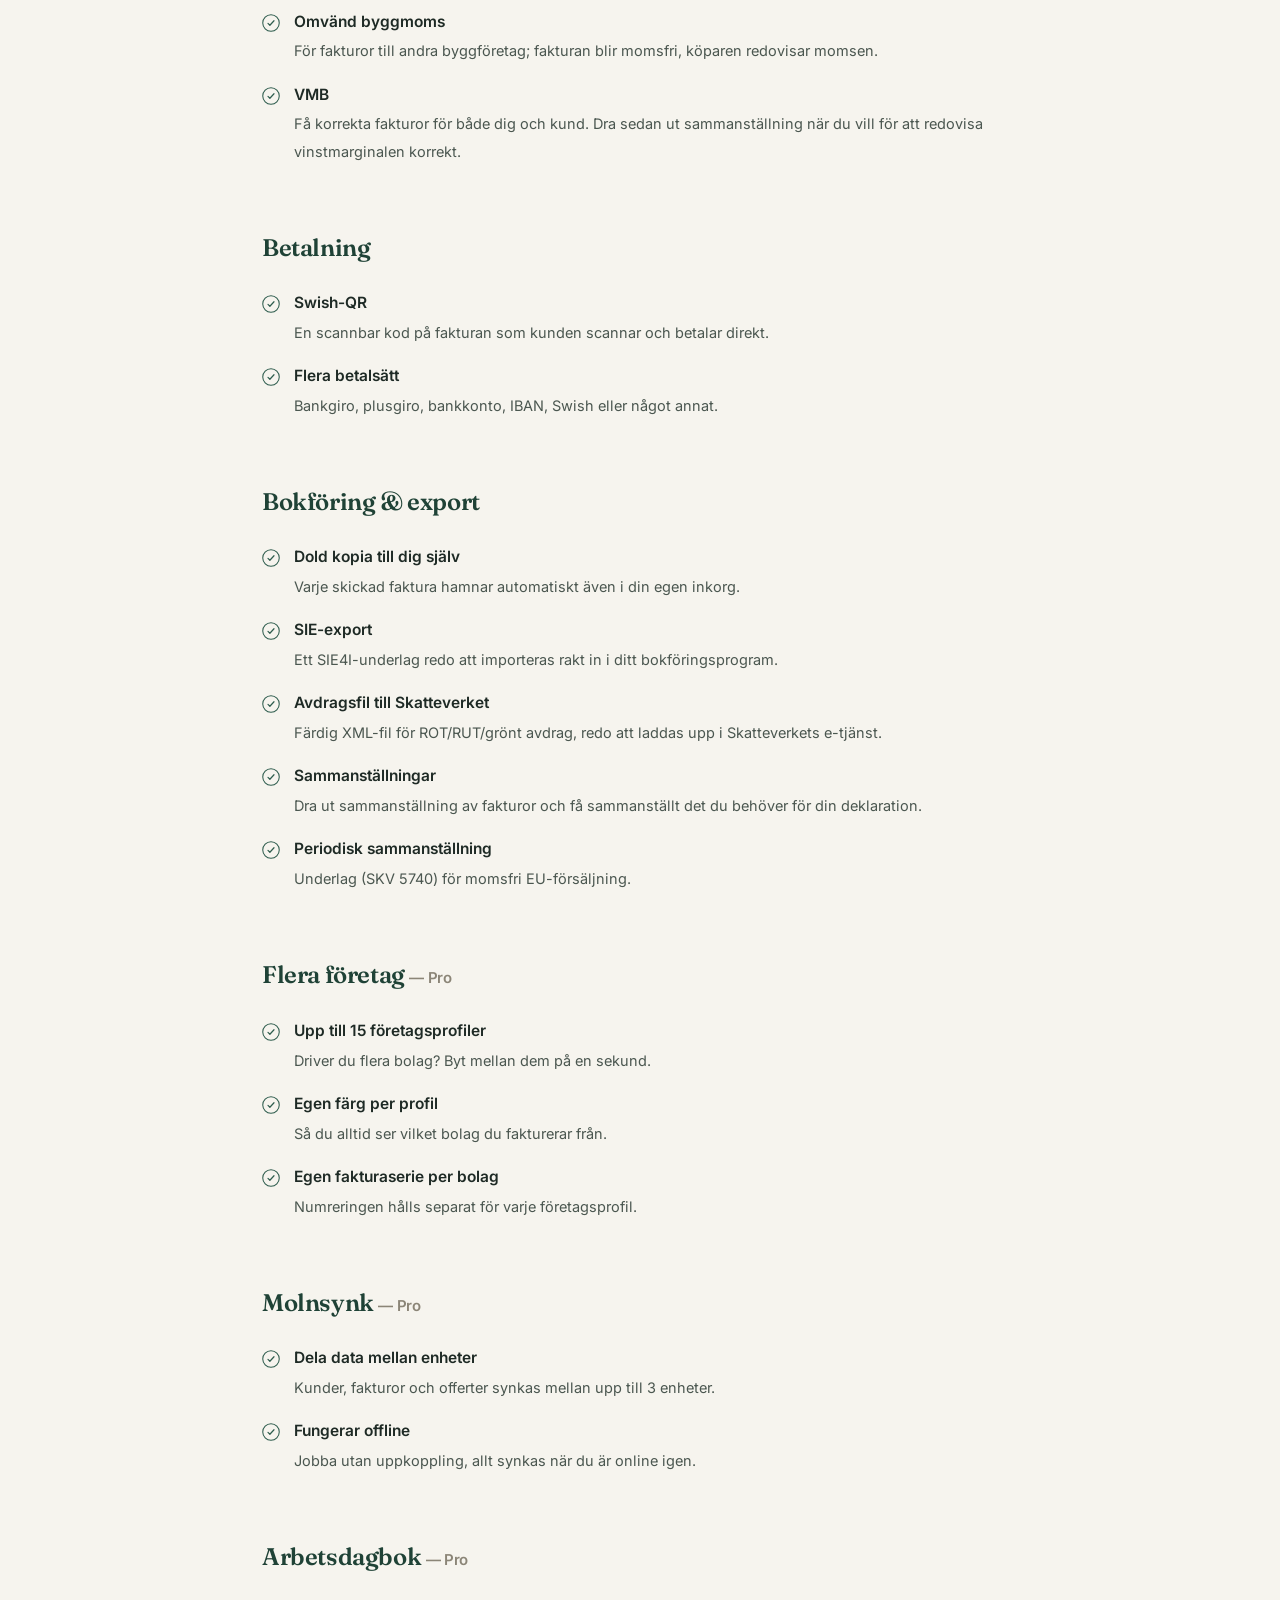
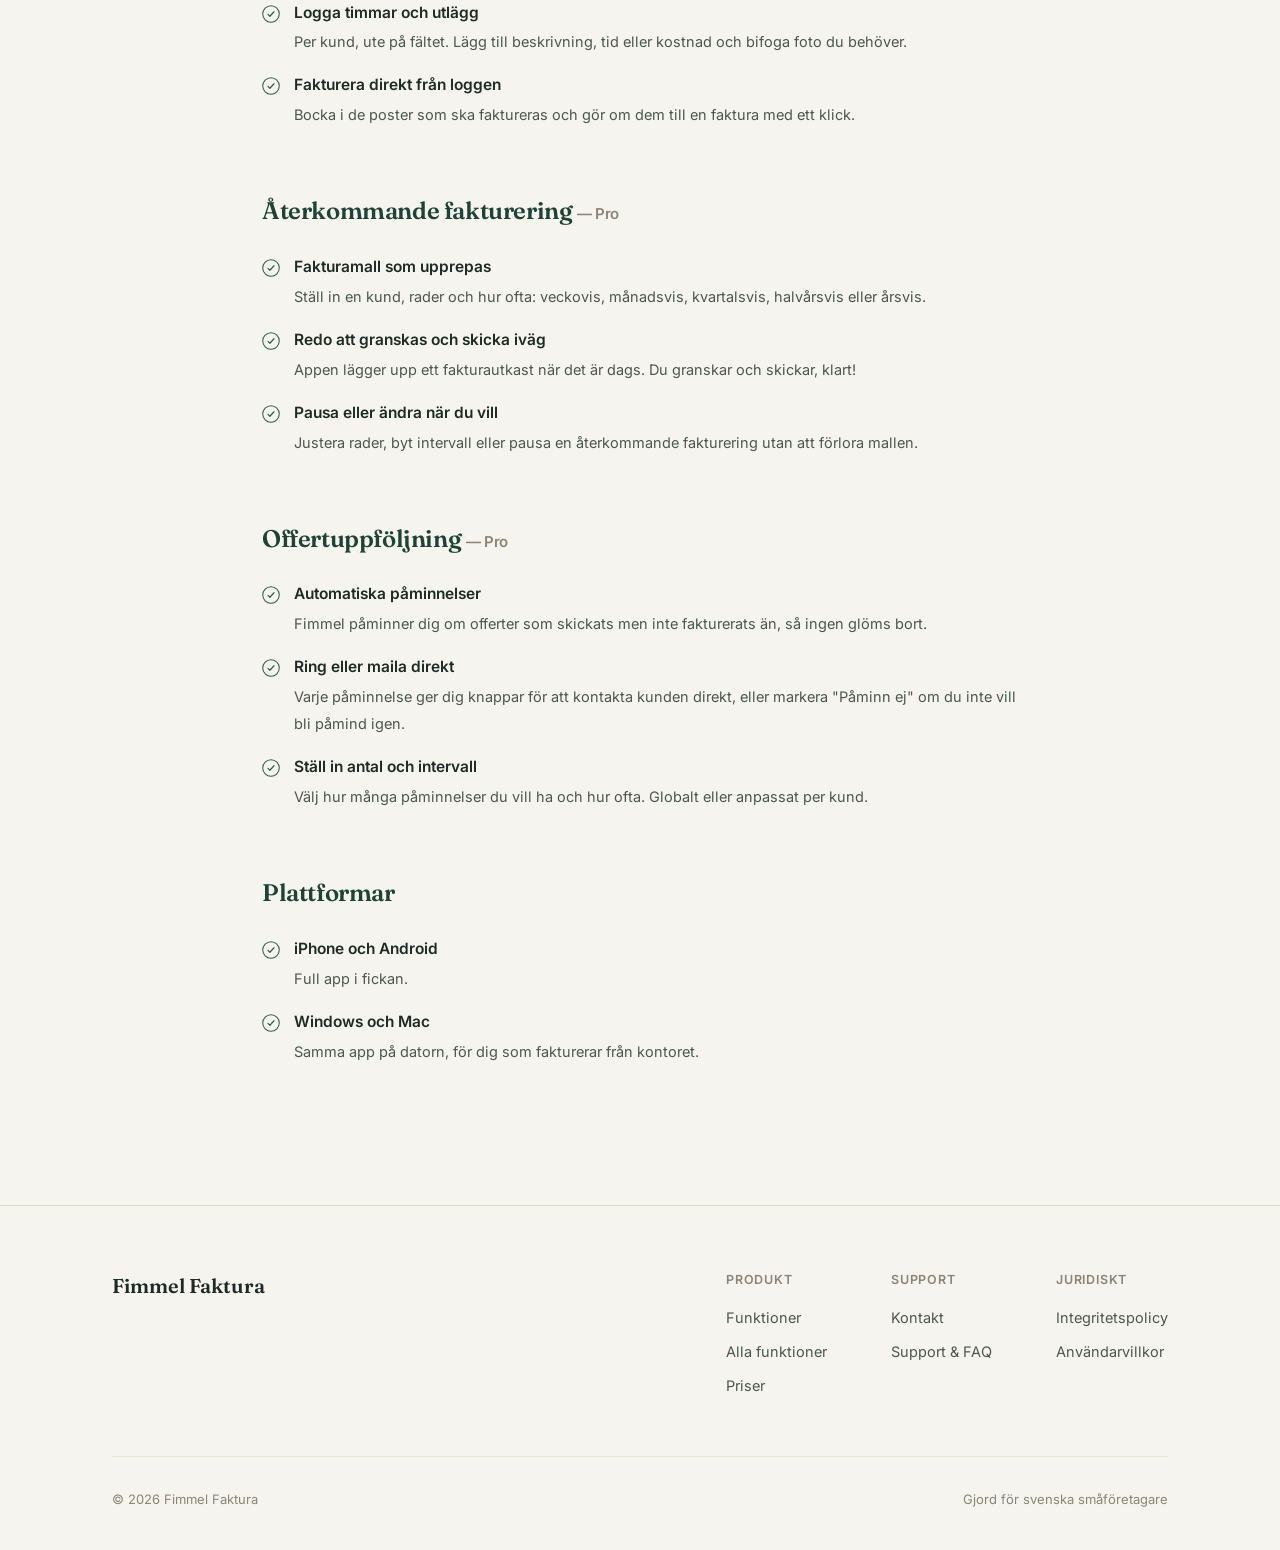
<file: funktioner.html>
<!doctype html>
<html lang="sv">
<head>
<meta charset="utf-8">
<meta name="viewport" content="width=device-width, initial-scale=1">
<title>Alla funktioner — Fimmel Faktura</title>
<meta name="description" content="Den fullständiga listan över allt Fimmel Faktura kan göra — fakturering, ROT/RUT/grönt avdrag, Swish, SIE-export, molnsynk och mer.">
<link rel="canonical" href="https://fimmel.se/funktioner.html">
<meta property="og:type" content="website">
<meta property="og:url" content="https://fimmel.se/funktioner.html">
<meta property="og:site_name" content="Fimmel Faktura">
<meta property="og:locale" content="sv_SE">
<meta property="og:title" content="Alla funktioner — Fimmel Faktura">
<meta property="og:description" content="Den fullständiga listan över allt Fimmel Faktura kan göra — fakturering, ROT/RUT/grönt avdrag, Swish, SIE-export, molnsynk och mer.">
<meta property="og:image" content="https://fimmel.se/assets/img/logo.png">
<meta name="twitter:card" content="summary_large_image">
<meta name="twitter:title" content="Alla funktioner — Fimmel Faktura">
<meta name="twitter:description" content="Den fullständiga listan över allt Fimmel Faktura kan göra — fakturering, ROT/RUT/grönt avdrag, Swish, SIE-export, molnsynk och mer.">
<meta name="twitter:image" content="https://fimmel.se/assets/img/logo.png">
<link rel="preconnect" href="https://fonts.googleapis.com">
<link rel="preconnect" href="https://fonts.gstatic.com" crossorigin>
<link href="https://fonts.googleapis.com/css2?family=Fraunces:ital,wght@0,500;0,600;0,700;1,600&family=Inter:wght@400;500;600;700&display=swap" rel="stylesheet">
<link rel="stylesheet" href="assets/styles.css">
<link rel="icon" type="image/png" href="assets/img/logo-icon.png">
</head>
<body>

<nav class="nav" id="nav">
  <div class="wrap">
    <a href="/" class="nav-logo"><img src="assets/img/logo-icon.png" alt="Fimmel Faktura" height="44"></a>
    <div class="nav-links" id="navLinks">
      <a href="index.html#funktioner">Funktioner</a>
      <a href="index.html#priser">Priser</a>
      <a href="kontakt.html">Kontakt</a>
      <a href="index.html#hamta" class="nav-cta">Hämta appen</a>
    </div>
    <button class="nav-mobile-toggle" id="navToggle" aria-label="Meny">
      <svg width="24" height="24" viewBox="0 0 24 24" fill="none"><path d="M3 6h18M3 12h18M3 18h18" stroke="#1E2A25" stroke-width="1.8" stroke-linecap="round"/></svg>
    </button>
  </div>
</nav>

<section class="contact-hero">
  <div class="wrap">
    <h1 class="serif">Allt appen kan göra.</h1>
  </div>
</section>

<main class="func-page">

  <div class="func-category">
    <h2 class="serif">Fakturering &amp; offerter</h2>
    <div class="func-list">
      <div class="func-item">
        <svg viewBox="0 0 24 24" fill="none" width="18" height="18"><circle cx="12" cy="12" r="11" stroke="#2F5D4E" stroke-width="1.4"/><path d="M8 12.5l2.5 2.5L16 9" stroke="#2F5D4E" stroke-width="1.6" stroke-linecap="round" stroke-linejoin="round"/></svg>
        <div class="func-item-text"><strong>Fakturor på sekunder</strong><span>Välj kund och lägg till rader samtidigt som du ser förhandsgranskning av din faktura.</span></div>
      </div>
      <div class="func-item">
        <svg viewBox="0 0 24 24" fill="none" width="18" height="18"><circle cx="12" cy="12" r="11" stroke="#2F5D4E" stroke-width="1.4"/><path d="M8 12.5l2.5 2.5L16 9" stroke="#2F5D4E" stroke-width="1.6" stroke-linecap="round" stroke-linejoin="round"/></svg>
        <div class="func-item-text"><strong>Offerter</strong><span>Skicka en offert och gör om den till en faktura med ett klick när kunden tackat ja.</span></div>
      </div>
      <div class="func-item">
        <svg viewBox="0 0 24 24" fill="none" width="18" height="18"><circle cx="12" cy="12" r="11" stroke="#2F5D4E" stroke-width="1.4"/><path d="M8 12.5l2.5 2.5L16 9" stroke="#2F5D4E" stroke-width="1.6" stroke-linecap="round" stroke-linejoin="round"/></svg>
        <div class="func-item-text"><strong>Delfakturering</strong><span>Gör om en offert till faktura, helt eller delvis; delfakturera tills hela offerten är fakturerad.</span></div>
      </div>
      <div class="func-item">
        <svg viewBox="0 0 24 24" fill="none" width="18" height="18"><circle cx="12" cy="12" r="11" stroke="#2F5D4E" stroke-width="1.4"/><path d="M8 12.5l2.5 2.5L16 9" stroke="#2F5D4E" stroke-width="1.6" stroke-linecap="round" stroke-linejoin="round"/></svg>
        <div class="func-item-text"><strong>Kreditfaktura</strong><span>Kreditera en redan skickad faktura korrekt, utan att störa din löpande fakturaserie.</span></div>
      </div>
      <div class="func-item">
        <svg viewBox="0 0 24 24" fill="none" width="18" height="18"><circle cx="12" cy="12" r="11" stroke="#2F5D4E" stroke-width="1.4"/><path d="M8 12.5l2.5 2.5L16 9" stroke="#2F5D4E" stroke-width="1.6" stroke-linecap="round" stroke-linejoin="round"/></svg>
        <div class="func-item-text"><strong>Anpassningsbar fakturaserie</strong><span>Eget prefix, årtal i numret, och möjlighet att starta om vid årsskiftet.</span></div>
      </div>
      <div class="func-item">
        <svg viewBox="0 0 24 24" fill="none" width="18" height="18"><circle cx="12" cy="12" r="11" stroke="#2F5D4E" stroke-width="1.4"/><path d="M8 12.5l2.5 2.5L16 9" stroke="#2F5D4E" stroke-width="1.6" stroke-linecap="round" stroke-linejoin="round"/></svg>
        <div class="func-item-text"><strong>PDF-förhandsgranskning</strong><span>Se exakt hur fakturan ser ut innan den skickas.</span></div>
      </div>
      <div class="func-item">
        <svg viewBox="0 0 24 24" fill="none" width="18" height="18"><circle cx="12" cy="12" r="11" stroke="#2F5D4E" stroke-width="1.4"/><path d="M8 12.5l2.5 2.5L16 9" stroke="#2F5D4E" stroke-width="1.6" stroke-linecap="round" stroke-linejoin="round"/></svg>
        <div class="func-item-text"><strong>Flera momssatser</strong><span>0, 6, 12, 25 eller 100% — med din egen standardnivå per företagsprofil.</span></div>
      </div>
      <div class="func-item">
        <svg viewBox="0 0 24 24" fill="none" width="18" height="18"><circle cx="12" cy="12" r="11" stroke="#2F5D4E" stroke-width="1.4"/><path d="M8 12.5l2.5 2.5L16 9" stroke="#2F5D4E" stroke-width="1.6" stroke-linecap="round" stroke-linejoin="round"/></svg>
        <div class="func-item-text"><strong>Öresutjämning</strong><span>Runda av till närmaste krona.</span></div>
      </div>
      <div class="func-item">
        <svg viewBox="0 0 24 24" fill="none" width="18" height="18"><circle cx="12" cy="12" r="11" stroke="#2F5D4E" stroke-width="1.4"/><path d="M8 12.5l2.5 2.5L16 9" stroke="#2F5D4E" stroke-width="1.6" stroke-linecap="round" stroke-linejoin="round"/></svg>
        <div class="func-item-text"><strong>Rabatter</strong><span>Dra av rabatt i kronor eller procent.</span></div>
      </div>
    </div>
  </div>

  <div class="func-category" id="pro">
    <h2 class="serif">Avdrag &amp; moms <span style="font-size:15px;color:var(--muted);font-family:'Inter',sans-serif;font-weight:600;">— Pro</span></h2>
    <div class="func-list">
      <div class="func-item">
        <svg viewBox="0 0 24 24" fill="none" width="18" height="18"><circle cx="12" cy="12" r="11" stroke="#2F5D4E" stroke-width="1.4"/><path d="M8 12.5l2.5 2.5L16 9" stroke="#2F5D4E" stroke-width="1.6" stroke-linecap="round" stroke-linejoin="round"/></svg>
        <div class="func-item-text"><strong>ROT-avdrag</strong><span>Appen visar allt som Skatteverket kräver att du fyller i, avdraget (30%) räknas ut åt dig automatiskt på fakturan.</span></div>
      </div>
      <div class="func-item">
        <svg viewBox="0 0 24 24" fill="none" width="18" height="18"><circle cx="12" cy="12" r="11" stroke="#2F5D4E" stroke-width="1.4"/><path d="M8 12.5l2.5 2.5L16 9" stroke="#2F5D4E" stroke-width="1.6" stroke-linecap="round" stroke-linejoin="round"/></svg>
        <div class="func-item-text"><strong>RUT-avdrag</strong><span>Samma sak för hushållsnära tjänster. Avdraget (50%) räknas fram automatiskt.</span></div>
      </div>
      <div class="func-item">
        <svg viewBox="0 0 24 24" fill="none" width="18" height="18"><circle cx="12" cy="12" r="11" stroke="#2F5D4E" stroke-width="1.4"/><path d="M8 12.5l2.5 2.5L16 9" stroke="#2F5D4E" stroke-width="1.6" stroke-linecap="round" stroke-linejoin="round"/></svg>
        <div class="func-item-text"><strong>Grönt avdrag</strong><span>Solceller, laddningspunkt eller lagring. Fimmel väljer rätt avdragsnivå (15% eller 50%).</span></div>
      </div>
      <div class="func-item">
        <svg viewBox="0 0 24 24" fill="none" width="18" height="18"><circle cx="12" cy="12" r="11" stroke="#2F5D4E" stroke-width="1.4"/><path d="M8 12.5l2.5 2.5L16 9" stroke="#2F5D4E" stroke-width="1.6" stroke-linecap="round" stroke-linejoin="round"/></svg>
        <div class="func-item-text"><strong>Omvänd byggmoms</strong><span>För fakturor till andra byggföretag; fakturan blir momsfri, köparen redovisar momsen.</span></div>
      </div>
      <div class="func-item">
        <svg viewBox="0 0 24 24" fill="none" width="18" height="18"><circle cx="12" cy="12" r="11" stroke="#2F5D4E" stroke-width="1.4"/><path d="M8 12.5l2.5 2.5L16 9" stroke="#2F5D4E" stroke-width="1.6" stroke-linecap="round" stroke-linejoin="round"/></svg>
        <div class="func-item-text"><strong>VMB</strong><span>Få korrekta fakturor för både dig och kund. Dra sedan ut sammanställning när du vill för att redovisa vinstmarginalen korrekt.</span></div>
      </div>
    </div>
  </div>

  <div class="func-category">
    <h2 class="serif">Betalning</h2>
    <div class="func-list">
      <div class="func-item">
        <svg viewBox="0 0 24 24" fill="none" width="18" height="18"><circle cx="12" cy="12" r="11" stroke="#2F5D4E" stroke-width="1.4"/><path d="M8 12.5l2.5 2.5L16 9" stroke="#2F5D4E" stroke-width="1.6" stroke-linecap="round" stroke-linejoin="round"/></svg>
        <div class="func-item-text"><strong>Swish-QR</strong><span>En scannbar kod på fakturan som kunden scannar och betalar direkt.</span></div>
      </div>
      <div class="func-item">
        <svg viewBox="0 0 24 24" fill="none" width="18" height="18"><circle cx="12" cy="12" r="11" stroke="#2F5D4E" stroke-width="1.4"/><path d="M8 12.5l2.5 2.5L16 9" stroke="#2F5D4E" stroke-width="1.6" stroke-linecap="round" stroke-linejoin="round"/></svg>
        <div class="func-item-text"><strong>Flera betalsätt</strong><span>Bankgiro, plusgiro, bankkonto, IBAN, Swish eller något annat.</span></div>
      </div>
    </div>
  </div>

  <div class="func-category">
    <h2 class="serif">Bokföring &amp; export</h2>
    <div class="func-list">
      <div class="func-item">
        <svg viewBox="0 0 24 24" fill="none" width="18" height="18"><circle cx="12" cy="12" r="11" stroke="#2F5D4E" stroke-width="1.4"/><path d="M8 12.5l2.5 2.5L16 9" stroke="#2F5D4E" stroke-width="1.6" stroke-linecap="round" stroke-linejoin="round"/></svg>
        <div class="func-item-text"><strong>Dold kopia till dig själv</strong><span>Varje skickad faktura hamnar automatiskt även i din egen inkorg.</span></div>
      </div>
      <div class="func-item">
        <svg viewBox="0 0 24 24" fill="none" width="18" height="18"><circle cx="12" cy="12" r="11" stroke="#2F5D4E" stroke-width="1.4"/><path d="M8 12.5l2.5 2.5L16 9" stroke="#2F5D4E" stroke-width="1.6" stroke-linecap="round" stroke-linejoin="round"/></svg>
        <div class="func-item-text"><strong>SIE-export</strong><span>Ett SIE4I-underlag redo att importeras rakt in i ditt bokföringsprogram.</span></div>
      </div>
      <div class="func-item">
        <svg viewBox="0 0 24 24" fill="none" width="18" height="18"><circle cx="12" cy="12" r="11" stroke="#2F5D4E" stroke-width="1.4"/><path d="M8 12.5l2.5 2.5L16 9" stroke="#2F5D4E" stroke-width="1.6" stroke-linecap="round" stroke-linejoin="round"/></svg>
        <div class="func-item-text"><strong>Avdragsfil till Skatteverket</strong><span>Färdig XML-fil för ROT/RUT/grönt avdrag, redo att laddas upp i Skatteverkets e-tjänst.</span></div>
      </div>
      <div class="func-item">
        <svg viewBox="0 0 24 24" fill="none" width="18" height="18"><circle cx="12" cy="12" r="11" stroke="#2F5D4E" stroke-width="1.4"/><path d="M8 12.5l2.5 2.5L16 9" stroke="#2F5D4E" stroke-width="1.6" stroke-linecap="round" stroke-linejoin="round"/></svg>
        <div class="func-item-text"><strong>Sammanställningar</strong><span>Dra ut sammanställning av fakturor och få sammanställt det du behöver för din deklaration.</span></div>
      </div>
      <div class="func-item">
        <svg viewBox="0 0 24 24" fill="none" width="18" height="18"><circle cx="12" cy="12" r="11" stroke="#2F5D4E" stroke-width="1.4"/><path d="M8 12.5l2.5 2.5L16 9" stroke="#2F5D4E" stroke-width="1.6" stroke-linecap="round" stroke-linejoin="round"/></svg>
        <div class="func-item-text"><strong>Periodisk sammanställning</strong><span>Underlag (SKV 5740) för momsfri EU-försäljning.</span></div>
      </div>
    </div>
  </div>

  <div class="func-category">
    <h2 class="serif">Flera företag <span style="font-size:15px;color:var(--muted);font-family:'Inter',sans-serif;font-weight:600;">— Pro</span></h2>
    <div class="func-list">
      <div class="func-item">
        <svg viewBox="0 0 24 24" fill="none" width="18" height="18"><circle cx="12" cy="12" r="11" stroke="#2F5D4E" stroke-width="1.4"/><path d="M8 12.5l2.5 2.5L16 9" stroke="#2F5D4E" stroke-width="1.6" stroke-linecap="round" stroke-linejoin="round"/></svg>
        <div class="func-item-text"><strong>Upp till 15 företagsprofiler</strong><span>Driver du flera bolag? Byt mellan dem på en sekund.</span></div>
      </div>
      <div class="func-item">
        <svg viewBox="0 0 24 24" fill="none" width="18" height="18"><circle cx="12" cy="12" r="11" stroke="#2F5D4E" stroke-width="1.4"/><path d="M8 12.5l2.5 2.5L16 9" stroke="#2F5D4E" stroke-width="1.6" stroke-linecap="round" stroke-linejoin="round"/></svg>
        <div class="func-item-text"><strong>Egen färg per profil</strong><span>Så du alltid ser vilket bolag du fakturerar från.</span></div>
      </div>
      <div class="func-item">
        <svg viewBox="0 0 24 24" fill="none" width="18" height="18"><circle cx="12" cy="12" r="11" stroke="#2F5D4E" stroke-width="1.4"/><path d="M8 12.5l2.5 2.5L16 9" stroke="#2F5D4E" stroke-width="1.6" stroke-linecap="round" stroke-linejoin="round"/></svg>
        <div class="func-item-text"><strong>Egen fakturaserie per bolag</strong><span>Numreringen hålls separat för varje företagsprofil.</span></div>
      </div>
    </div>
  </div>

  <div class="func-category">
    <h2 class="serif">Molnsynk <span style="font-size:15px;color:var(--muted);font-family:'Inter',sans-serif;font-weight:600;">— Pro</span></h2>
    <div class="func-list">
      <div class="func-item">
        <svg viewBox="0 0 24 24" fill="none" width="18" height="18"><circle cx="12" cy="12" r="11" stroke="#2F5D4E" stroke-width="1.4"/><path d="M8 12.5l2.5 2.5L16 9" stroke="#2F5D4E" stroke-width="1.6" stroke-linecap="round" stroke-linejoin="round"/></svg>
        <div class="func-item-text"><strong>Dela data mellan enheter</strong><span>Kunder, fakturor och offerter synkas mellan upp till 3 enheter.</span></div>
      </div>
      <div class="func-item">
        <svg viewBox="0 0 24 24" fill="none" width="18" height="18"><circle cx="12" cy="12" r="11" stroke="#2F5D4E" stroke-width="1.4"/><path d="M8 12.5l2.5 2.5L16 9" stroke="#2F5D4E" stroke-width="1.6" stroke-linecap="round" stroke-linejoin="round"/></svg>
        <div class="func-item-text"><strong>Fungerar offline</strong><span>Jobba utan uppkoppling, allt synkas när du är online igen.</span></div>
      </div>
    </div>
  </div>

  <div class="func-category">
    <h2 class="serif">Arbetsdagbok <span style="font-size:15px;color:var(--muted);font-family:'Inter',sans-serif;font-weight:600;">— Pro</span></h2>
    <div class="func-list">
      <div class="func-item">
        <svg viewBox="0 0 24 24" fill="none" width="18" height="18"><circle cx="12" cy="12" r="11" stroke="#2F5D4E" stroke-width="1.4"/><path d="M8 12.5l2.5 2.5L16 9" stroke="#2F5D4E" stroke-width="1.6" stroke-linecap="round" stroke-linejoin="round"/></svg>
        <div class="func-item-text"><strong>Logga timmar och utlägg</strong><span>Per kund, ute på fältet. Lägg till beskrivning, tid eller kostnad och bifoga foto du behöver.</span></div>
      </div>
      <div class="func-item">
        <svg viewBox="0 0 24 24" fill="none" width="18" height="18"><circle cx="12" cy="12" r="11" stroke="#2F5D4E" stroke-width="1.4"/><path d="M8 12.5l2.5 2.5L16 9" stroke="#2F5D4E" stroke-width="1.6" stroke-linecap="round" stroke-linejoin="round"/></svg>
        <div class="func-item-text"><strong>Fakturera direkt från loggen</strong><span>Bocka i de poster som ska faktureras och gör om dem till en faktura med ett klick.</span></div>
      </div>
    </div>
  </div>

  <div class="func-category">
    <h2 class="serif">Återkommande fakturering <span style="font-size:15px;color:var(--muted);font-family:'Inter',sans-serif;font-weight:600;">— Pro</span></h2>
    <div class="func-list">
      <div class="func-item">
        <svg viewBox="0 0 24 24" fill="none" width="18" height="18"><circle cx="12" cy="12" r="11" stroke="#2F5D4E" stroke-width="1.4"/><path d="M8 12.5l2.5 2.5L16 9" stroke="#2F5D4E" stroke-width="1.6" stroke-linecap="round" stroke-linejoin="round"/></svg>
        <div class="func-item-text"><strong>Fakturamall som upprepas</strong><span>Ställ in en kund, rader och hur ofta: veckovis, månadsvis, kvartalsvis, halvårsvis eller årsvis.</span></div>
      </div>
      <div class="func-item">
        <svg viewBox="0 0 24 24" fill="none" width="18" height="18"><circle cx="12" cy="12" r="11" stroke="#2F5D4E" stroke-width="1.4"/><path d="M8 12.5l2.5 2.5L16 9" stroke="#2F5D4E" stroke-width="1.6" stroke-linecap="round" stroke-linejoin="round"/></svg>
        <div class="func-item-text"><strong>Redo att granskas och skicka iväg</strong><span>Appen lägger upp ett fakturautkast när det är dags. Du granskar och skickar, klart!</span></div>
      </div>
      <div class="func-item">
        <svg viewBox="0 0 24 24" fill="none" width="18" height="18"><circle cx="12" cy="12" r="11" stroke="#2F5D4E" stroke-width="1.4"/><path d="M8 12.5l2.5 2.5L16 9" stroke="#2F5D4E" stroke-width="1.6" stroke-linecap="round" stroke-linejoin="round"/></svg>
        <div class="func-item-text"><strong>Pausa eller ändra när du vill</strong><span>Justera rader, byt intervall eller pausa en återkommande fakturering utan att förlora mallen.</span></div>
      </div>
    </div>
  </div>

  <div class="func-category">
    <h2 class="serif">Offertuppföljning <span style="font-size:15px;color:var(--muted);font-family:'Inter',sans-serif;font-weight:600;">— Pro</span></h2>
    <div class="func-list">
      <div class="func-item">
        <svg viewBox="0 0 24 24" fill="none" width="18" height="18"><circle cx="12" cy="12" r="11" stroke="#2F5D4E" stroke-width="1.4"/><path d="M8 12.5l2.5 2.5L16 9" stroke="#2F5D4E" stroke-width="1.6" stroke-linecap="round" stroke-linejoin="round"/></svg>
        <div class="func-item-text"><strong>Automatiska påminnelser</strong><span>Fimmel påminner dig om offerter som skickats men inte fakturerats än, så ingen glöms bort.</span></div>
      </div>
      <div class="func-item">
        <svg viewBox="0 0 24 24" fill="none" width="18" height="18"><circle cx="12" cy="12" r="11" stroke="#2F5D4E" stroke-width="1.4"/><path d="M8 12.5l2.5 2.5L16 9" stroke="#2F5D4E" stroke-width="1.6" stroke-linecap="round" stroke-linejoin="round"/></svg>
        <div class="func-item-text"><strong>Ring eller maila direkt</strong><span>Varje påminnelse ger dig knappar för att kontakta kunden direkt, eller markera "Påminn ej" om du inte vill bli påmind igen.</span></div>
      </div>
      <div class="func-item">
        <svg viewBox="0 0 24 24" fill="none" width="18" height="18"><circle cx="12" cy="12" r="11" stroke="#2F5D4E" stroke-width="1.4"/><path d="M8 12.5l2.5 2.5L16 9" stroke="#2F5D4E" stroke-width="1.6" stroke-linecap="round" stroke-linejoin="round"/></svg>
        <div class="func-item-text"><strong>Ställ in antal och intervall</strong><span>Välj hur många påminnelser du vill ha och hur ofta. Globalt eller anpassat per kund.</span></div>
      </div>
    </div>
  </div>

  <div class="func-category">
    <h2 class="serif">Plattformar</h2>
    <div class="func-list">
      <div class="func-item">
        <svg viewBox="0 0 24 24" fill="none" width="18" height="18"><circle cx="12" cy="12" r="11" stroke="#2F5D4E" stroke-width="1.4"/><path d="M8 12.5l2.5 2.5L16 9" stroke="#2F5D4E" stroke-width="1.6" stroke-linecap="round" stroke-linejoin="round"/></svg>
        <div class="func-item-text"><strong>iPhone och Android</strong><span>Full app i fickan.</span></div>
      </div>
      <div class="func-item">
        <svg viewBox="0 0 24 24" fill="none" width="18" height="18"><circle cx="12" cy="12" r="11" stroke="#2F5D4E" stroke-width="1.4"/><path d="M8 12.5l2.5 2.5L16 9" stroke="#2F5D4E" stroke-width="1.6" stroke-linecap="round" stroke-linejoin="round"/></svg>
        <div class="func-item-text"><strong>Windows och Mac</strong><span>Samma app på datorn, för dig som fakturerar från kontoret.</span></div>
      </div>
    </div>
  </div>

</main>

<footer>
  <div class="wrap">
    <div class="footer-top">
      <div>
        <div class="footer-logo serif">Fimmel Faktura</div>
      </div>
      <div class="footer-cols">
        <div class="footer-col">
          <h4>Produkt</h4>
          <a href="index.html#funktioner">Funktioner</a>
          <a href="funktioner.html">Alla funktioner</a>
          <a href="index.html#priser">Priser</a>
        </div>
        <div class="footer-col">
          <h4>Support</h4>
          <a href="kontakt.html">Kontakt</a>
          <a href="support.html">Support &amp; FAQ</a>
        </div>
        <div class="footer-col">
          <h4>Juridiskt</h4>
          <a href="integritetspolicy.html">Integritetspolicy</a>
          <a href="villkor.html">Användarvillkor</a>
        </div>
      </div>
    </div>
    <div class="footer-bottom">
      <span>© 2026 Fimmel Faktura</span>
      <span>Gjord för svenska småföretagare</span>
    </div>
  </div>
</footer>

<script>
  const nav = document.getElementById('nav');
  window.addEventListener('scroll', () => {
    nav.classList.toggle('scrolled', window.scrollY > 8);
  });
  const toggle = document.getElementById('navToggle');
  const links = document.getElementById('navLinks');
  toggle.addEventListener('click', () => {
    links.classList.toggle('open');
    nav.classList.toggle('menu-open');
  });
  links.querySelectorAll('a').forEach((a) => {
    a.addEventListener('click', () => {
      links.classList.remove('open');
      nav.classList.remove('menu-open');
    });
  });
</script>

</body>
</html>
</file>
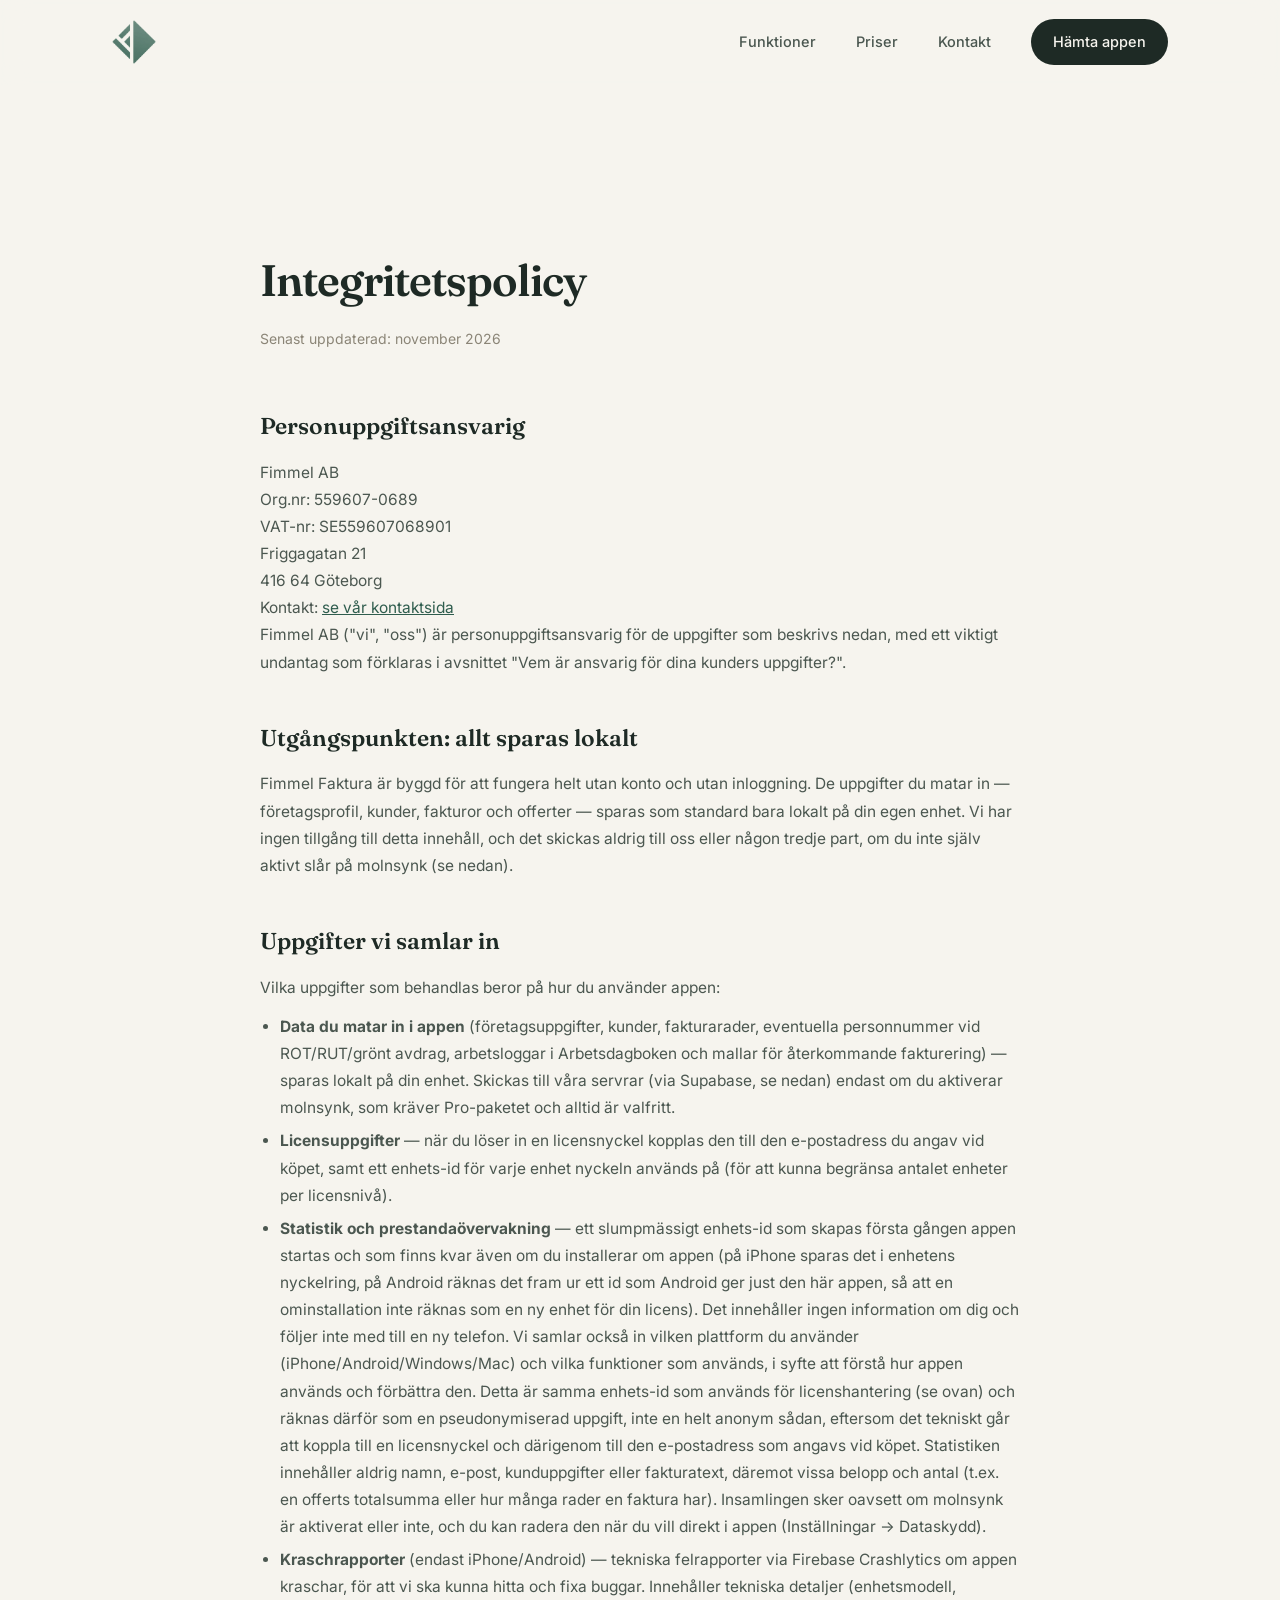
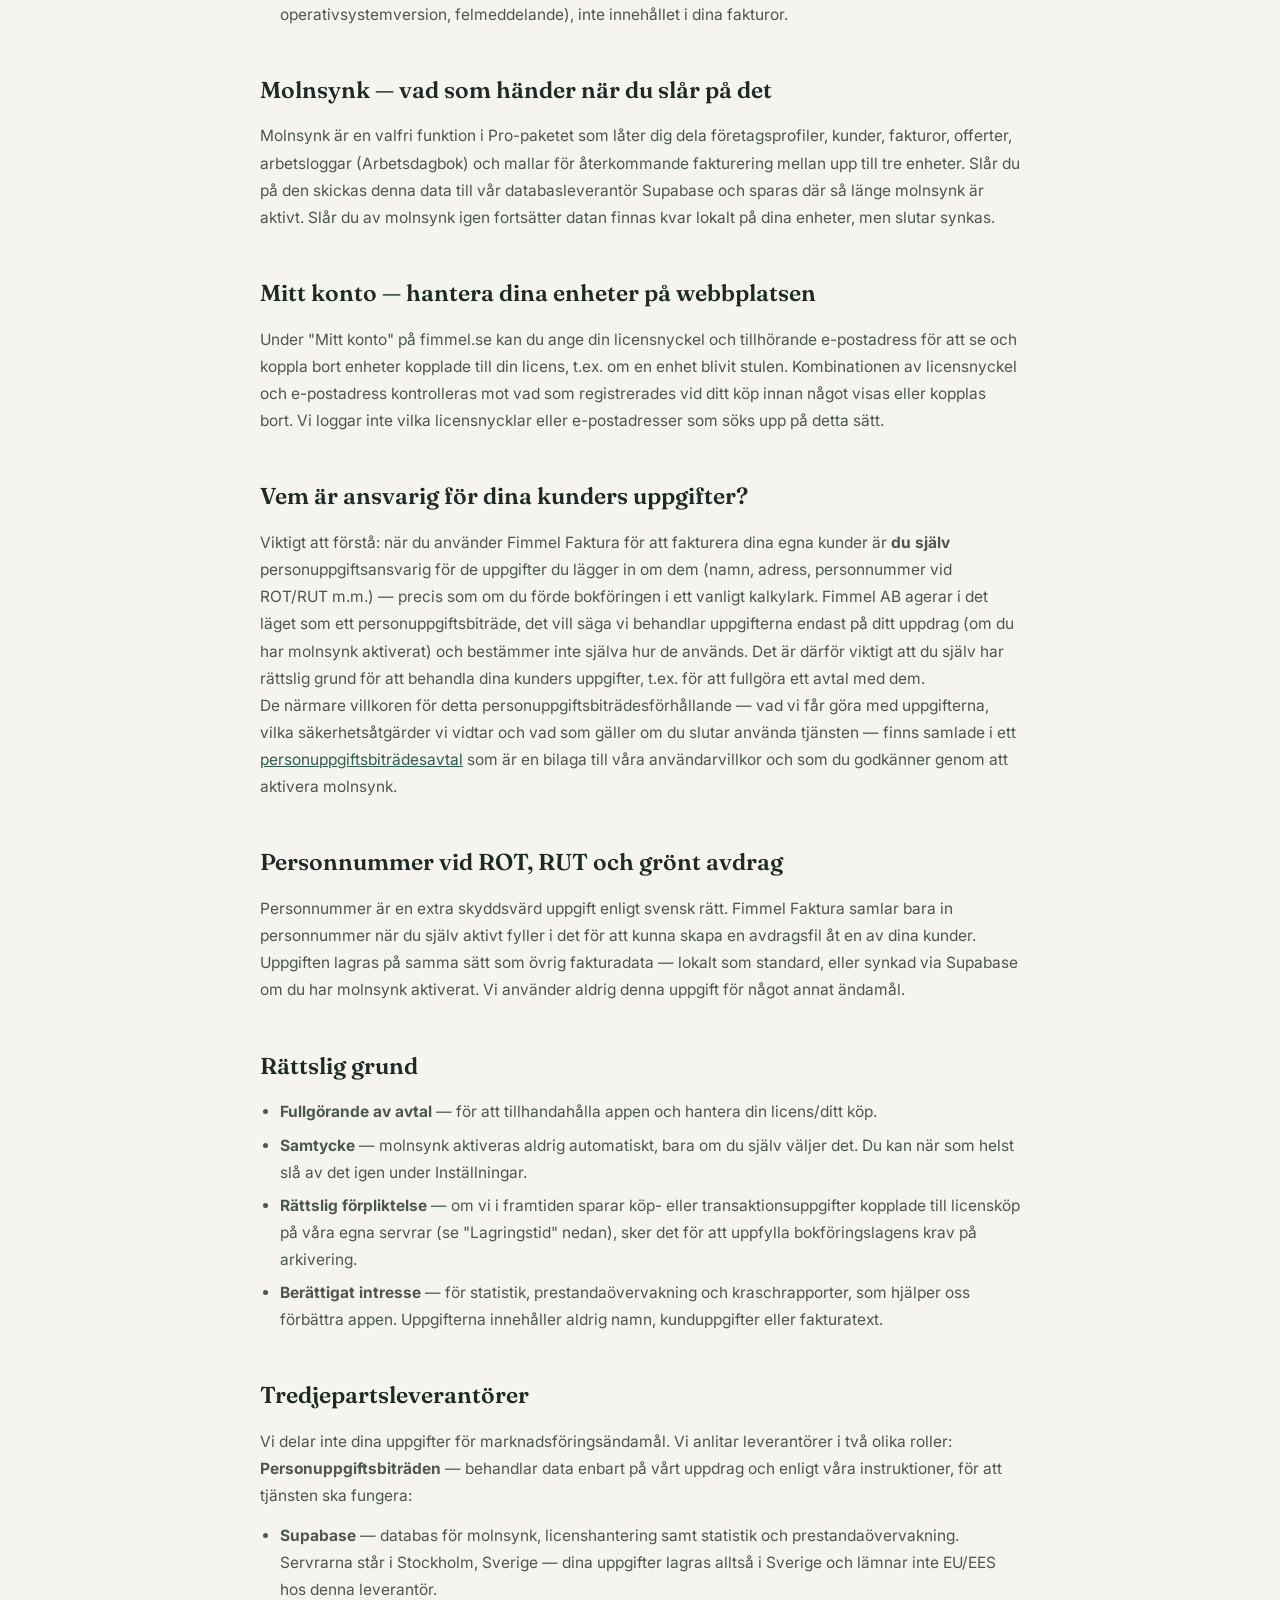
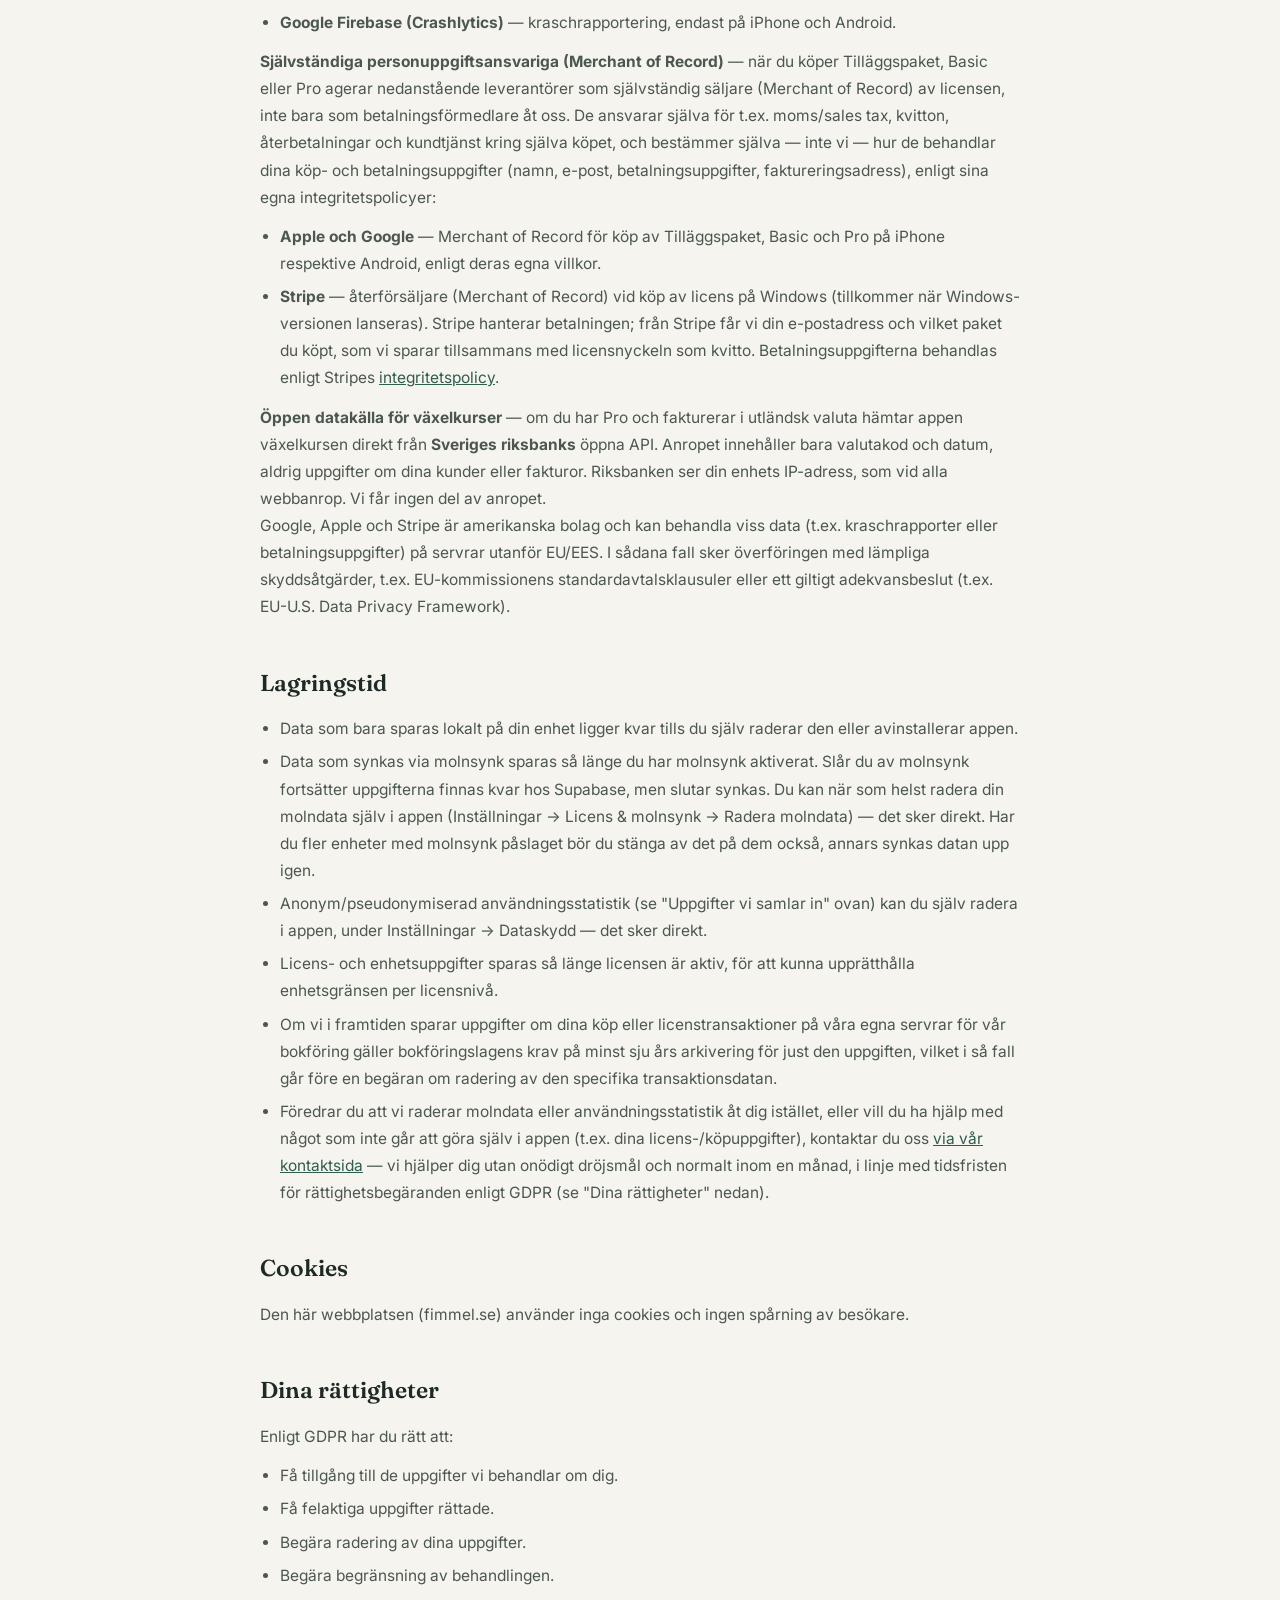
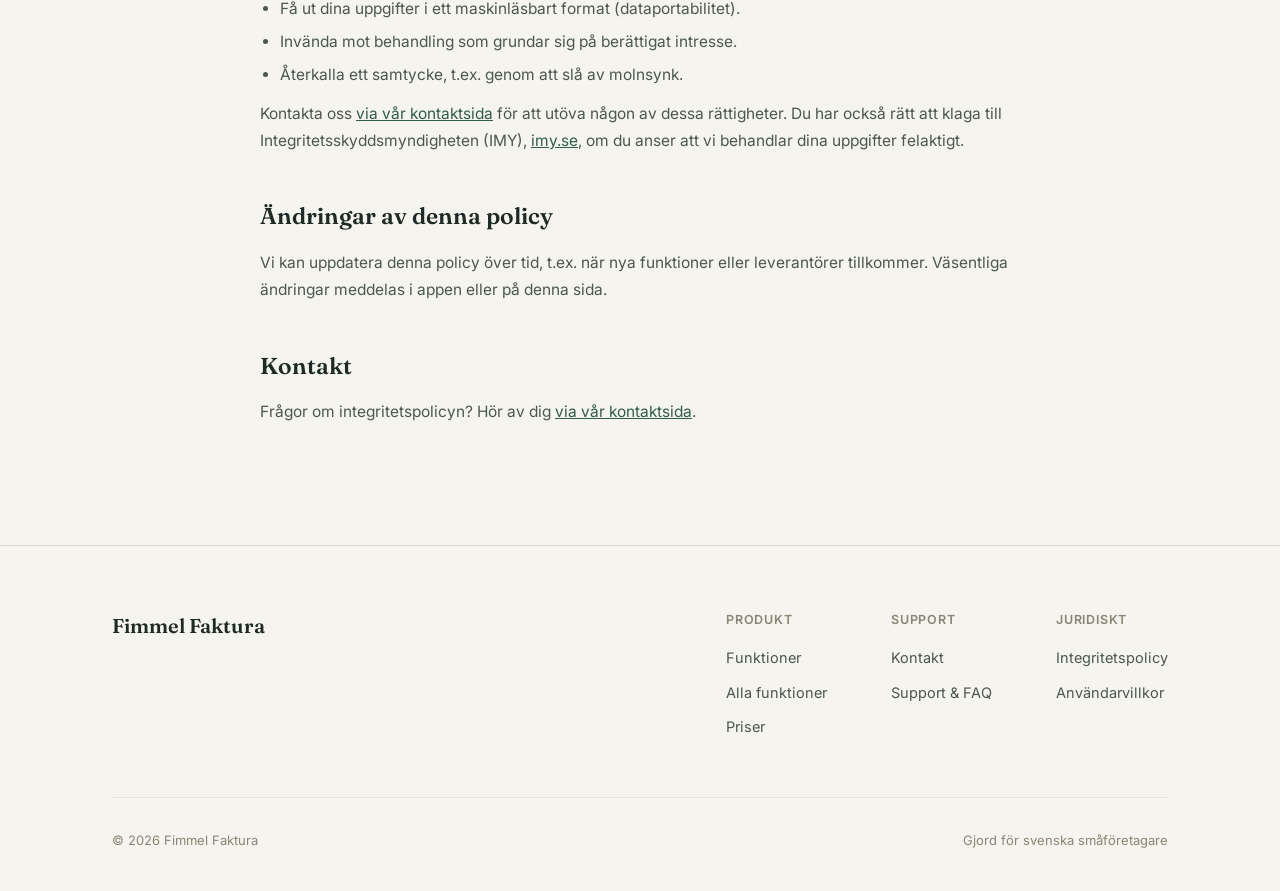
<file: integritetspolicy.html>
<!doctype html>
<html lang="sv">
<head>
<meta charset="utf-8">
<meta name="viewport" content="width=device-width, initial-scale=1">
<title>Integritetspolicy — Fimmel Faktura</title>
<meta name="description" content="Hur Fimmel Faktura samlar in, lagrar och skyddar dina uppgifter, inklusive information om molnsynk, tredjepartsleverantörer och dina rättigheter enligt GDPR.">
<link rel="canonical" href="https://fimmel.se/integritetspolicy.html">
<meta property="og:type" content="website">
<meta property="og:url" content="https://fimmel.se/integritetspolicy.html">
<meta property="og:site_name" content="Fimmel Faktura">
<meta property="og:locale" content="sv_SE">
<meta property="og:title" content="Integritetspolicy — Fimmel Faktura">
<meta property="og:description" content="Hur Fimmel Faktura samlar in, lagrar och skyddar dina uppgifter, inklusive information om molnsynk, tredjepartsleverantörer och dina rättigheter enligt GDPR.">
<meta property="og:image" content="https://fimmel.se/assets/img/logo.png">
<meta name="twitter:card" content="summary_large_image">
<meta name="twitter:title" content="Integritetspolicy — Fimmel Faktura">
<meta name="twitter:description" content="Hur Fimmel Faktura samlar in, lagrar och skyddar dina uppgifter, inklusive information om molnsynk, tredjepartsleverantörer och dina rättigheter enligt GDPR.">
<meta name="twitter:image" content="https://fimmel.se/assets/img/logo.png">
<link rel="preconnect" href="https://fonts.googleapis.com">
<link rel="preconnect" href="https://fonts.gstatic.com" crossorigin>
<link href="https://fonts.googleapis.com/css2?family=Fraunces:ital,wght@0,500;0,600;0,700;1,600&family=Inter:wght@400;500;600;700&display=swap" rel="stylesheet">
<link rel="stylesheet" href="assets/styles.css">
<link rel="icon" type="image/png" href="assets/img/logo-icon.png">
</head>
<body>

<nav class="nav" id="nav">
  <div class="wrap">
    <a href="/" class="nav-logo"><img src="assets/img/logo-icon.png" alt="Fimmel Faktura" height="44"></a>
    <div class="nav-links" id="navLinks">
      <a href="index.html#funktioner">Funktioner</a>
      <a href="index.html#priser">Priser</a>
      <a href="kontakt.html">Kontakt</a>
      <a href="index.html#hamta" class="nav-cta">Hämta appen</a>
    </div>
    <button class="nav-mobile-toggle" id="navToggle" aria-label="Meny">
      <svg width="24" height="24" viewBox="0 0 24 24" fill="none"><path d="M3 6h18M3 12h18M3 18h18" stroke="#1E2A25" stroke-width="1.8" stroke-linecap="round"/></svg>
    </button>
  </div>
</nav>

<main class="legal">
  <h1 class="serif">Integritetspolicy</h1>
  <p class="updated">Senast uppdaterad: november 2026</p>

  <h2 class="serif">Personuppgiftsansvarig</h2>
  <p>
    Fimmel AB<br>
    Org.nr: 559607-0689<br>
    VAT-nr: SE559607068901<br>
    Friggagatan 21<br>
    416 64 Göteborg<br>
    Kontakt: <a href="kontakt.html" style="color:var(--forest);text-decoration:underline;">se vår kontaktsida</a>
  </p>
  <p>Fimmel AB ("vi", "oss") är personuppgiftsansvarig för de uppgifter som beskrivs nedan, med ett viktigt undantag som förklaras i avsnittet "Vem är ansvarig för dina kunders uppgifter?".</p>

  <h2 class="serif">Utgångspunkten: allt sparas lokalt</h2>
  <p>Fimmel Faktura är byggd för att fungera helt utan konto och utan inloggning. De uppgifter du matar in — företagsprofil, kunder, fakturor och offerter — sparas som standard bara lokalt på din egen enhet. Vi har ingen tillgång till detta innehåll, och det skickas aldrig till oss eller någon tredje part, om du inte själv aktivt slår på molnsynk (se nedan).</p>

  <h2 class="serif">Uppgifter vi samlar in</h2>
  <p>Vilka uppgifter som behandlas beror på hur du använder appen:</p>
  <ul>
    <li><strong>Data du matar in i appen</strong> (företagsuppgifter, kunder, fakturarader, eventuella personnummer vid ROT/RUT/grönt avdrag, arbetsloggar i Arbetsdagboken och mallar för återkommande fakturering) — sparas lokalt på din enhet. Skickas till våra servrar (via Supabase, se nedan) endast om du aktiverar molnsynk, som kräver Pro-paketet och alltid är valfritt.</li>
    <li><strong>Licensuppgifter</strong> — när du löser in en licensnyckel kopplas den till den e-postadress du angav vid köpet, samt ett enhets-id för varje enhet nyckeln används på (för att kunna begränsa antalet enheter per licensnivå).</li>
    <li><strong>Statistik och prestandaövervakning</strong> — ett slumpmässigt enhets-id som skapas första gången appen startas och som finns kvar även om du installerar om appen (på iPhone sparas det i enhetens nyckelring, på Android räknas det fram ur ett id som Android ger just den här appen, så att en ominstallation inte räknas som en ny enhet för din licens). Det innehåller ingen information om dig och följer inte med till en ny telefon. Vi samlar också in vilken plattform du använder (iPhone/Android/Windows/Mac) och vilka funktioner som används, i syfte att förstå hur appen används och förbättra den. Detta är samma enhets-id som används för licenshantering (se ovan) och räknas därför som en pseudonymiserad uppgift, inte en helt anonym sådan, eftersom det tekniskt går att koppla till en licensnyckel och därigenom till den e-postadress som angavs vid köpet. Statistiken innehåller aldrig namn, e-post, kunduppgifter eller fakturatext, däremot vissa belopp och antal (t.ex. en offerts totalsumma eller hur många rader en faktura har). Insamlingen sker oavsett om molnsynk är aktiverat eller inte, och du kan radera den när du vill direkt i appen (Inställningar → Dataskydd).</li>
    <li><strong>Kraschrapporter</strong> (endast iPhone/Android) — tekniska felrapporter via Firebase Crashlytics om appen kraschar, för att vi ska kunna hitta och fixa buggar. Innehåller tekniska detaljer (enhetsmodell, operativsystemversion, felmeddelande), inte innehållet i dina fakturor.</li>
  </ul>

  <h2 class="serif">Molnsynk — vad som händer när du slår på det</h2>
  <p>Molnsynk är en valfri funktion i Pro-paketet som låter dig dela företagsprofiler, kunder, fakturor, offerter, arbetsloggar (Arbetsdagbok) och mallar för återkommande fakturering mellan upp till tre enheter. Slår du på den skickas denna data till vår databasleverantör Supabase och sparas där så länge molnsynk är aktivt. Slår du av molnsynk igen fortsätter datan finnas kvar lokalt på dina enheter, men slutar synkas.</p>

  <h2 class="serif">Mitt konto — hantera dina enheter på webbplatsen</h2>
  <p>Under "Mitt konto" på fimmel.se kan du ange din licensnyckel och tillhörande e-postadress för att se och koppla bort enheter kopplade till din licens, t.ex. om en enhet blivit stulen. Kombinationen av licensnyckel och e-postadress kontrolleras mot vad som registrerades vid ditt köp innan något visas eller kopplas bort. Vi loggar inte vilka licensnycklar eller e-postadresser som söks upp på detta sätt.</p>

  <h2 class="serif">Vem är ansvarig för dina kunders uppgifter?</h2>
  <p>Viktigt att förstå: när du använder Fimmel Faktura för att fakturera dina egna kunder är <strong>du själv</strong> personuppgiftsansvarig för de uppgifter du lägger in om dem (namn, adress, personnummer vid ROT/RUT m.m.) — precis som om du förde bokföringen i ett vanligt kalkylark. Fimmel AB agerar i det läget som ett personuppgiftsbiträde, det vill säga vi behandlar uppgifterna endast på ditt uppdrag (om du har molnsynk aktiverat) och bestämmer inte själva hur de används. Det är därför viktigt att du själv har rättslig grund för att behandla dina kunders uppgifter, t.ex. för att fullgöra ett avtal med dem.</p>
  <p>De närmare villkoren för detta personuppgiftsbiträdesförhållande — vad vi får göra med uppgifterna, vilka säkerhetsåtgärder vi vidtar och vad som gäller om du slutar använda tjänsten — finns samlade i ett <a href="villkor.html#pub-avtal" style="color:var(--forest);text-decoration:underline;">personuppgiftsbiträdesavtal</a> som är en bilaga till våra användarvillkor och som du godkänner genom att aktivera molnsynk.</p>

  <h2 class="serif">Personnummer vid ROT, RUT och grönt avdrag</h2>
  <p>Personnummer är en extra skyddsvärd uppgift enligt svensk rätt. Fimmel Faktura samlar bara in personnummer när du själv aktivt fyller i det för att kunna skapa en avdragsfil åt en av dina kunder. Uppgiften lagras på samma sätt som övrig fakturadata — lokalt som standard, eller synkad via Supabase om du har molnsynk aktiverat. Vi använder aldrig denna uppgift för något annat ändamål.</p>

  <h2 class="serif">Rättslig grund</h2>
  <ul>
    <li><strong>Fullgörande av avtal</strong> — för att tillhandahålla appen och hantera din licens/ditt köp.</li>
    <li><strong>Samtycke</strong> — molnsynk aktiveras aldrig automatiskt, bara om du själv väljer det. Du kan när som helst slå av det igen under Inställningar.</li>
    <li><strong>Rättslig förpliktelse</strong> — om vi i framtiden sparar köp- eller transaktionsuppgifter kopplade till licensköp på våra egna servrar (se "Lagringstid" nedan), sker det för att uppfylla bokföringslagens krav på arkivering.</li>
    <li><strong>Berättigat intresse</strong> — för statistik, prestandaövervakning och kraschrapporter, som hjälper oss förbättra appen. Uppgifterna innehåller aldrig namn, kunduppgifter eller fakturatext.</li>
  </ul>

  <h2 class="serif">Tredjepartsleverantörer</h2>
  <p>Vi delar inte dina uppgifter för marknadsföringsändamål. Vi anlitar leverantörer i två olika roller:</p>
  <p><strong>Personuppgiftsbiträden</strong> — behandlar data enbart på vårt uppdrag och enligt våra instruktioner, för att tjänsten ska fungera:</p>
  <ul>
    <li><strong>Supabase</strong> — databas för molnsynk, licenshantering samt statistik och prestandaövervakning. Servrarna står i Stockholm, Sverige — dina uppgifter lagras alltså i Sverige och lämnar inte EU/EES hos denna leverantör.</li>
    <li><strong>Google Firebase (Crashlytics)</strong> — kraschrapportering, endast på iPhone och Android.</li>
  </ul>
  <p><strong>Självständiga personuppgiftsansvariga (Merchant of Record)</strong> — när du köper Tilläggspaket, Basic eller Pro agerar nedanstående leverantörer som självständig säljare (Merchant of Record) av licensen, inte bara som betalningsförmedlare åt oss. De ansvarar själva för t.ex. moms/sales tax, kvitton, återbetalningar och kundtjänst kring själva köpet, och bestämmer själva — inte vi — hur de behandlar dina köp- och betalningsuppgifter (namn, e-post, betalningsuppgifter, faktureringsadress), enligt sina egna integritetspolicyer:</p>
  <ul>
    <li><strong>Apple och Google</strong> — Merchant of Record för köp av Tilläggspaket, Basic och Pro på iPhone respektive Android, enligt deras egna villkor.</li>
    <li><strong>Stripe</strong> — återförsäljare (Merchant of Record) vid köp av licens på Windows (tillkommer när Windows-versionen lanseras). Stripe hanterar betalningen; från Stripe får vi din e-postadress och vilket paket du köpt, som vi sparar tillsammans med licensnyckeln som kvitto. Betalningsuppgifterna behandlas enligt Stripes <a href="https://stripe.com/se/privacy" style="color:var(--forest);text-decoration:underline;" target="_blank" rel="noopener">integritetspolicy</a>.</li>
  </ul>
  <p><strong>Öppen datakälla för växelkurser</strong> — om du har Pro och fakturerar i utländsk valuta hämtar appen växelkursen direkt från <strong>Sveriges riksbanks</strong> öppna API. Anropet innehåller bara valutakod och datum, aldrig uppgifter om dina kunder eller fakturor. Riksbanken ser din enhets IP-adress, som vid alla webbanrop. Vi får ingen del av anropet.</p>
  <p>Google, Apple och Stripe är amerikanska bolag och kan behandla viss data (t.ex. kraschrapporter eller betalningsuppgifter) på servrar utanför EU/EES. I sådana fall sker överföringen med lämpliga skyddsåtgärder, t.ex. EU-kommissionens standardavtalsklausuler eller ett giltigt adekvansbeslut (t.ex. EU-U.S. Data Privacy Framework).</p>

  <h2 class="serif">Lagringstid</h2>
  <ul>
    <li>Data som bara sparas lokalt på din enhet ligger kvar tills du själv raderar den eller avinstallerar appen.</li>
    <li>Data som synkas via molnsynk sparas så länge du har molnsynk aktiverat. Slår du av molnsynk fortsätter uppgifterna finnas kvar hos Supabase, men slutar synkas. Du kan när som helst radera din molndata själv i appen (Inställningar → Licens &amp; molnsynk → Radera molndata) — det sker direkt. Har du fler enheter med molnsynk påslaget bör du stänga av det på dem också, annars synkas datan upp igen.</li>
    <li>Anonym/pseudonymiserad användningsstatistik (se "Uppgifter vi samlar in" ovan) kan du själv radera i appen, under Inställningar → Dataskydd — det sker direkt.</li>
    <li>Licens- och enhetsuppgifter sparas så länge licensen är aktiv, för att kunna upprätthålla enhetsgränsen per licensnivå.</li>
    <li>Om vi i framtiden sparar uppgifter om dina köp eller licenstransaktioner på våra egna servrar för vår bokföring gäller bokföringslagens krav på minst sju års arkivering för just den uppgiften, vilket i så fall går före en begäran om radering av den specifika transaktionsdatan.</li>
    <li>Föredrar du att vi raderar molndata eller användningsstatistik åt dig istället, eller vill du ha hjälp med något som inte går att göra själv i appen (t.ex. dina licens-/köpuppgifter), kontaktar du oss <a href="kontakt.html" style="color:var(--forest);text-decoration:underline;">via vår kontaktsida</a> — vi hjälper dig utan onödigt dröjsmål och normalt inom en månad, i linje med tidsfristen för rättighetsbegäranden enligt GDPR (se "Dina rättigheter" nedan).</li>
  </ul>

  <h2 class="serif">Cookies</h2>
  <p>Den här webbplatsen (fimmel.se) använder inga cookies och ingen spårning av besökare.</p>

  <h2 class="serif">Dina rättigheter</h2>
  <p>Enligt GDPR har du rätt att:</p>
  <ul>
    <li>Få tillgång till de uppgifter vi behandlar om dig.</li>
    <li>Få felaktiga uppgifter rättade.</li>
    <li>Begära radering av dina uppgifter.</li>
    <li>Begära begränsning av behandlingen.</li>
    <li>Få ut dina uppgifter i ett maskinläsbart format (dataportabilitet).</li>
    <li>Invända mot behandling som grundar sig på berättigat intresse.</li>
    <li>Återkalla ett samtycke, t.ex. genom att slå av molnsynk.</li>
  </ul>
  <p>Kontakta oss <a href="kontakt.html" style="color:var(--forest);text-decoration:underline;">via vår kontaktsida</a> för att utöva någon av dessa rättigheter. Du har också rätt att klaga till Integritetsskyddsmyndigheten (IMY), <a href="https://www.imy.se" style="color:var(--forest);text-decoration:underline;">imy.se</a>, om du anser att vi behandlar dina uppgifter felaktigt.</p>

  <h2 class="serif">Ändringar av denna policy</h2>
  <p>Vi kan uppdatera denna policy över tid, t.ex. när nya funktioner eller leverantörer tillkommer. Väsentliga ändringar meddelas i appen eller på denna sida.</p>

  <h2 class="serif">Kontakt</h2>
  <p>Frågor om integritetspolicyn? Hör av dig <a href="kontakt.html" style="color:var(--forest);text-decoration:underline;">via vår kontaktsida</a>.</p>
</main>

<footer>
  <div class="wrap">
    <div class="footer-top">
      <div>
        <div class="footer-logo serif">Fimmel Faktura</div>
      </div>
      <div class="footer-cols">
        <div class="footer-col">
          <h4>Produkt</h4>
          <a href="index.html#funktioner">Funktioner</a>
          <a href="funktioner.html">Alla funktioner</a>
          <a href="index.html#priser">Priser</a>
        </div>
        <div class="footer-col">
          <h4>Support</h4>
          <a href="kontakt.html">Kontakt</a>
          <a href="support.html">Support &amp; FAQ</a>
        </div>
        <div class="footer-col">
          <h4>Juridiskt</h4>
          <a href="integritetspolicy.html">Integritetspolicy</a>
          <a href="villkor.html">Användarvillkor</a>
        </div>
      </div>
    </div>
    <div class="footer-bottom">
      <span>© 2026 Fimmel Faktura</span>
      <span>Gjord för svenska småföretagare</span>
    </div>
  </div>
</footer>

<script>
  const nav = document.getElementById('nav');
  window.addEventListener('scroll', () => {
    nav.classList.toggle('scrolled', window.scrollY > 8);
  });
  const toggle = document.getElementById('navToggle');
  const links = document.getElementById('navLinks');
  toggle.addEventListener('click', () => {
    links.classList.toggle('open');
    nav.classList.toggle('menu-open');
  });
  links.querySelectorAll('a').forEach((a) => {
    a.addEventListener('click', () => {
      links.classList.remove('open');
      nav.classList.remove('menu-open');
    });
  });
</script>

</body>
</html>
</file>
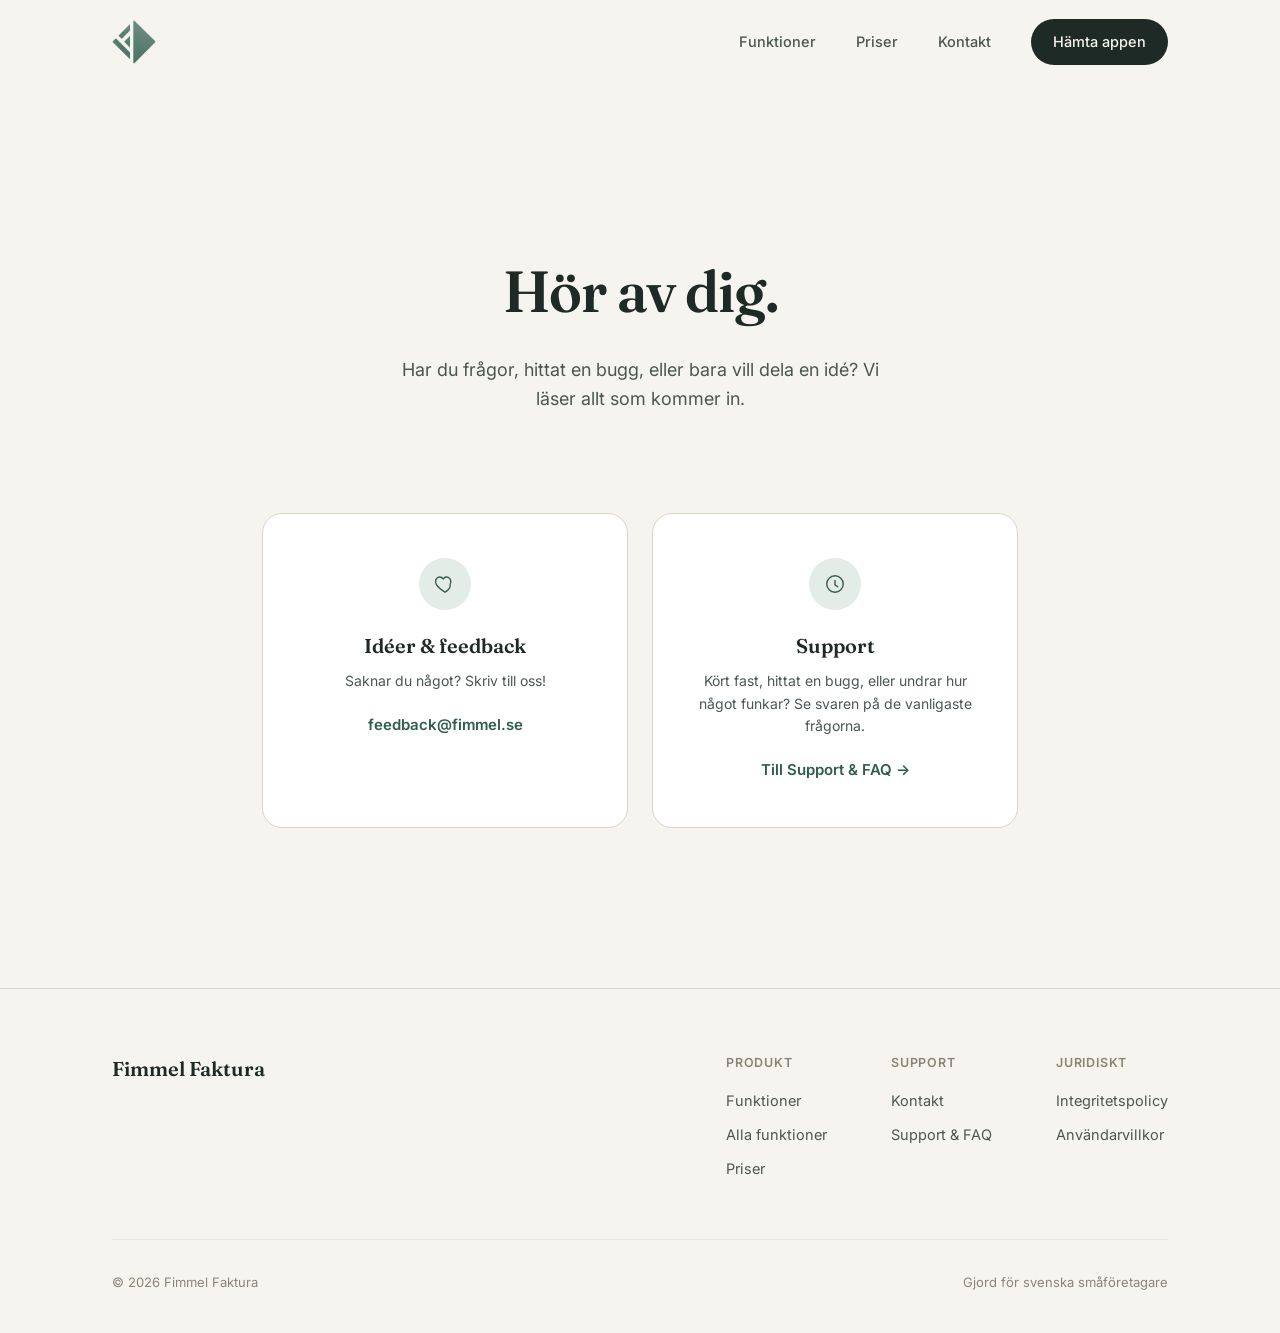
<file: kontakt.html>
<!doctype html>
<html lang="sv">
<head>
<meta charset="utf-8">
<meta name="viewport" content="width=device-width, initial-scale=1">
<title>Kontakt — Fimmel Faktura</title>
<meta name="description" content="Kontakta Fimmel Faktura — skicka feedback, förbättringsförslag eller supportfrågor om appen. Vi läser allt som kommer in.">
<link rel="canonical" href="https://fimmel.se/kontakt.html">
<meta property="og:type" content="website">
<meta property="og:url" content="https://fimmel.se/kontakt.html">
<meta property="og:site_name" content="Fimmel Faktura">
<meta property="og:locale" content="sv_SE">
<meta property="og:title" content="Kontakt — Fimmel Faktura">
<meta property="og:description" content="Skicka feedback, förbättringsförslag eller supportfrågor om appen. Vi läser allt som kommer in.">
<meta property="og:image" content="https://fimmel.se/assets/img/logo.png">
<meta name="twitter:card" content="summary_large_image">
<meta name="twitter:title" content="Kontakt — Fimmel Faktura">
<meta name="twitter:description" content="Skicka feedback, förbättringsförslag eller supportfrågor om appen. Vi läser allt som kommer in.">
<meta name="twitter:image" content="https://fimmel.se/assets/img/logo.png">
<link rel="preconnect" href="https://fonts.googleapis.com">
<link rel="preconnect" href="https://fonts.gstatic.com" crossorigin>
<link href="https://fonts.googleapis.com/css2?family=Fraunces:ital,wght@0,500;0,600;0,700;1,600&family=Inter:wght@400;500;600;700&display=swap" rel="stylesheet">
<link rel="stylesheet" href="assets/styles.css">
<link rel="icon" type="image/png" href="assets/img/logo-icon.png">
</head>
<body>

<nav class="nav" id="nav">
  <div class="wrap">
    <a href="/" class="nav-logo"><img src="assets/img/logo-icon.png" alt="Fimmel Faktura" height="44"></a>
    <div class="nav-links" id="navLinks">
      <a href="index.html#funktioner">Funktioner</a>
      <a href="index.html#priser">Priser</a>
      <a href="kontakt.html">Kontakt</a>
      <a href="index.html#hamta" class="nav-cta">Hämta appen</a>
    </div>
    <button class="nav-mobile-toggle" id="navToggle" aria-label="Meny">
      <svg width="24" height="24" viewBox="0 0 24 24" fill="none"><path d="M3 6h18M3 12h18M3 18h18" stroke="#1E2A25" stroke-width="1.8" stroke-linecap="round"/></svg>
    </button>
  </div>
</nav>

<section class="contact-hero">
  <div class="wrap">
    <h1 class="serif">Hör av dig.</h1>
    <p>Har du frågor, hittat en bugg, eller bara vill dela en idé? Vi läser allt som kommer in.</p>
  </div>
</section>

<div class="contact-cards">
  <div class="contact-card">
    <div class="icon">
      <svg width="22" height="22" viewBox="0 0 24 24" fill="none"><path d="M12 21s-7-4.5-9.5-8.5C.7 9 1.9 5.5 5 4.5c2-.6 3.8.3 5 2 1.2-1.7 3-2.6 5-2 3.1 1 4.3 4.5 2.5 8C19 16.5 12 21 12 21Z" stroke="#2F5D4E" stroke-width="1.5" stroke-linejoin="round"/></svg>
    </div>
    <h3 class="serif">Idéer &amp; feedback</h3>
    <p>Saknar du något? Skriv till oss!</p>
    <a href="mailto:feedback@fimmel.se" class="email">feedback@fimmel.se</a>
  </div>
  <a class="contact-card" href="support.html">
    <div class="icon">
      <svg width="22" height="22" viewBox="0 0 24 24" fill="none"><circle cx="12" cy="12" r="9" stroke="#2F5D4E" stroke-width="1.5"/><path d="M12 8v5l3 2" stroke="#2F5D4E" stroke-width="1.5" stroke-linecap="round" stroke-linejoin="round"/></svg>
    </div>
    <h3 class="serif">Support</h3>
    <p>Kört fast, hittat en bugg, eller undrar hur något funkar? Se svaren på de vanligaste frågorna.</p>
    <span class="email">Till Support &amp; FAQ →</span>
  </a>
</div>

<footer>
  <div class="wrap">
    <div class="footer-top">
      <div>
        <div class="footer-logo serif">Fimmel Faktura</div>
      </div>
      <div class="footer-cols">
        <div class="footer-col">
          <h4>Produkt</h4>
          <a href="index.html#funktioner">Funktioner</a>
          <a href="funktioner.html">Alla funktioner</a>
          <a href="index.html#priser">Priser</a>
        </div>
        <div class="footer-col">
          <h4>Support</h4>
          <a href="kontakt.html">Kontakt</a>
          <a href="support.html">Support &amp; FAQ</a>
        </div>
        <div class="footer-col">
          <h4>Juridiskt</h4>
          <a href="integritetspolicy.html">Integritetspolicy</a>
          <a href="villkor.html">Användarvillkor</a>
        </div>
      </div>
    </div>
    <div class="footer-bottom">
      <span>© 2026 Fimmel Faktura</span>
      <span>Gjord för svenska småföretagare</span>
    </div>
  </div>
</footer>

<script>
  const nav = document.getElementById('nav');
  window.addEventListener('scroll', () => {
    nav.classList.toggle('scrolled', window.scrollY > 8);
  });
  const toggle = document.getElementById('navToggle');
  const links = document.getElementById('navLinks');
  toggle.addEventListener('click', () => {
    links.classList.toggle('open');
    nav.classList.toggle('menu-open');
  });
  links.querySelectorAll('a').forEach((a) => {
    a.addEventListener('click', () => {
      links.classList.remove('open');
      nav.classList.remove('menu-open');
    });
  });
</script>

</body>
</html>
</file>
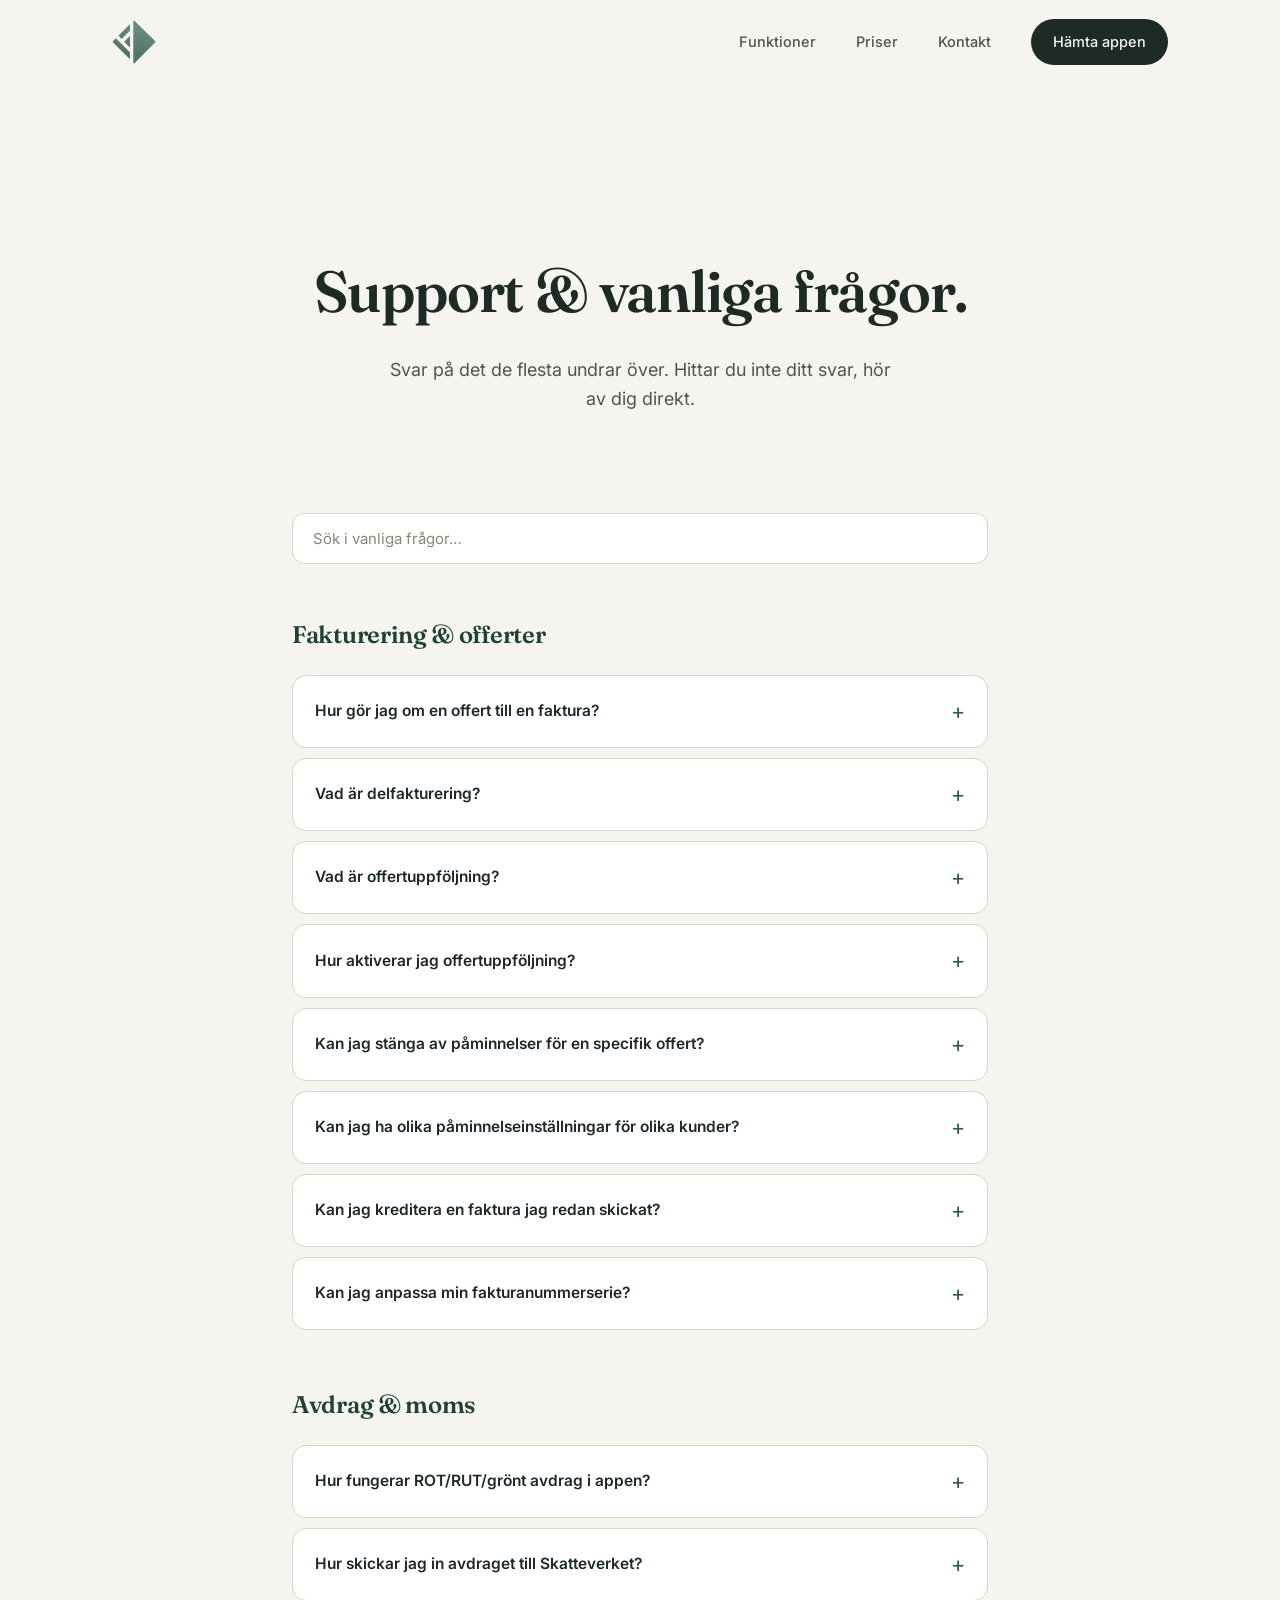
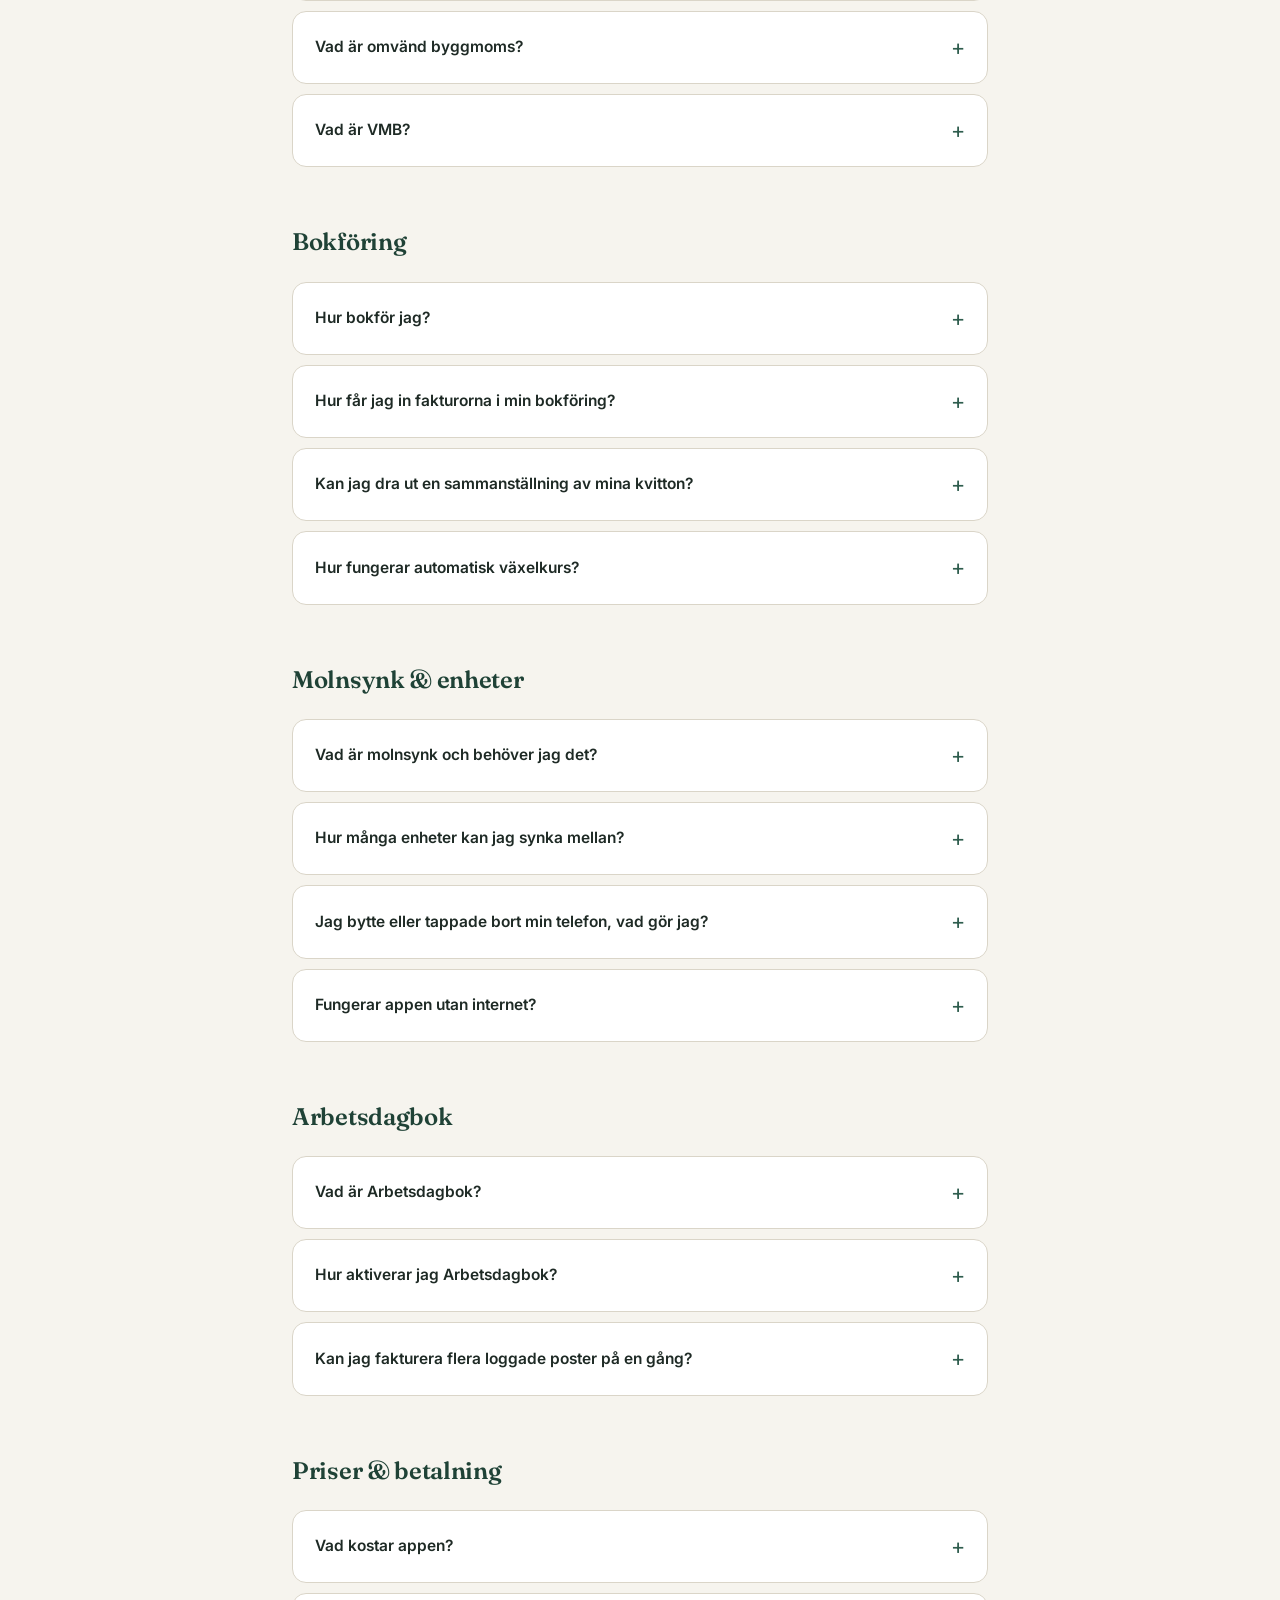
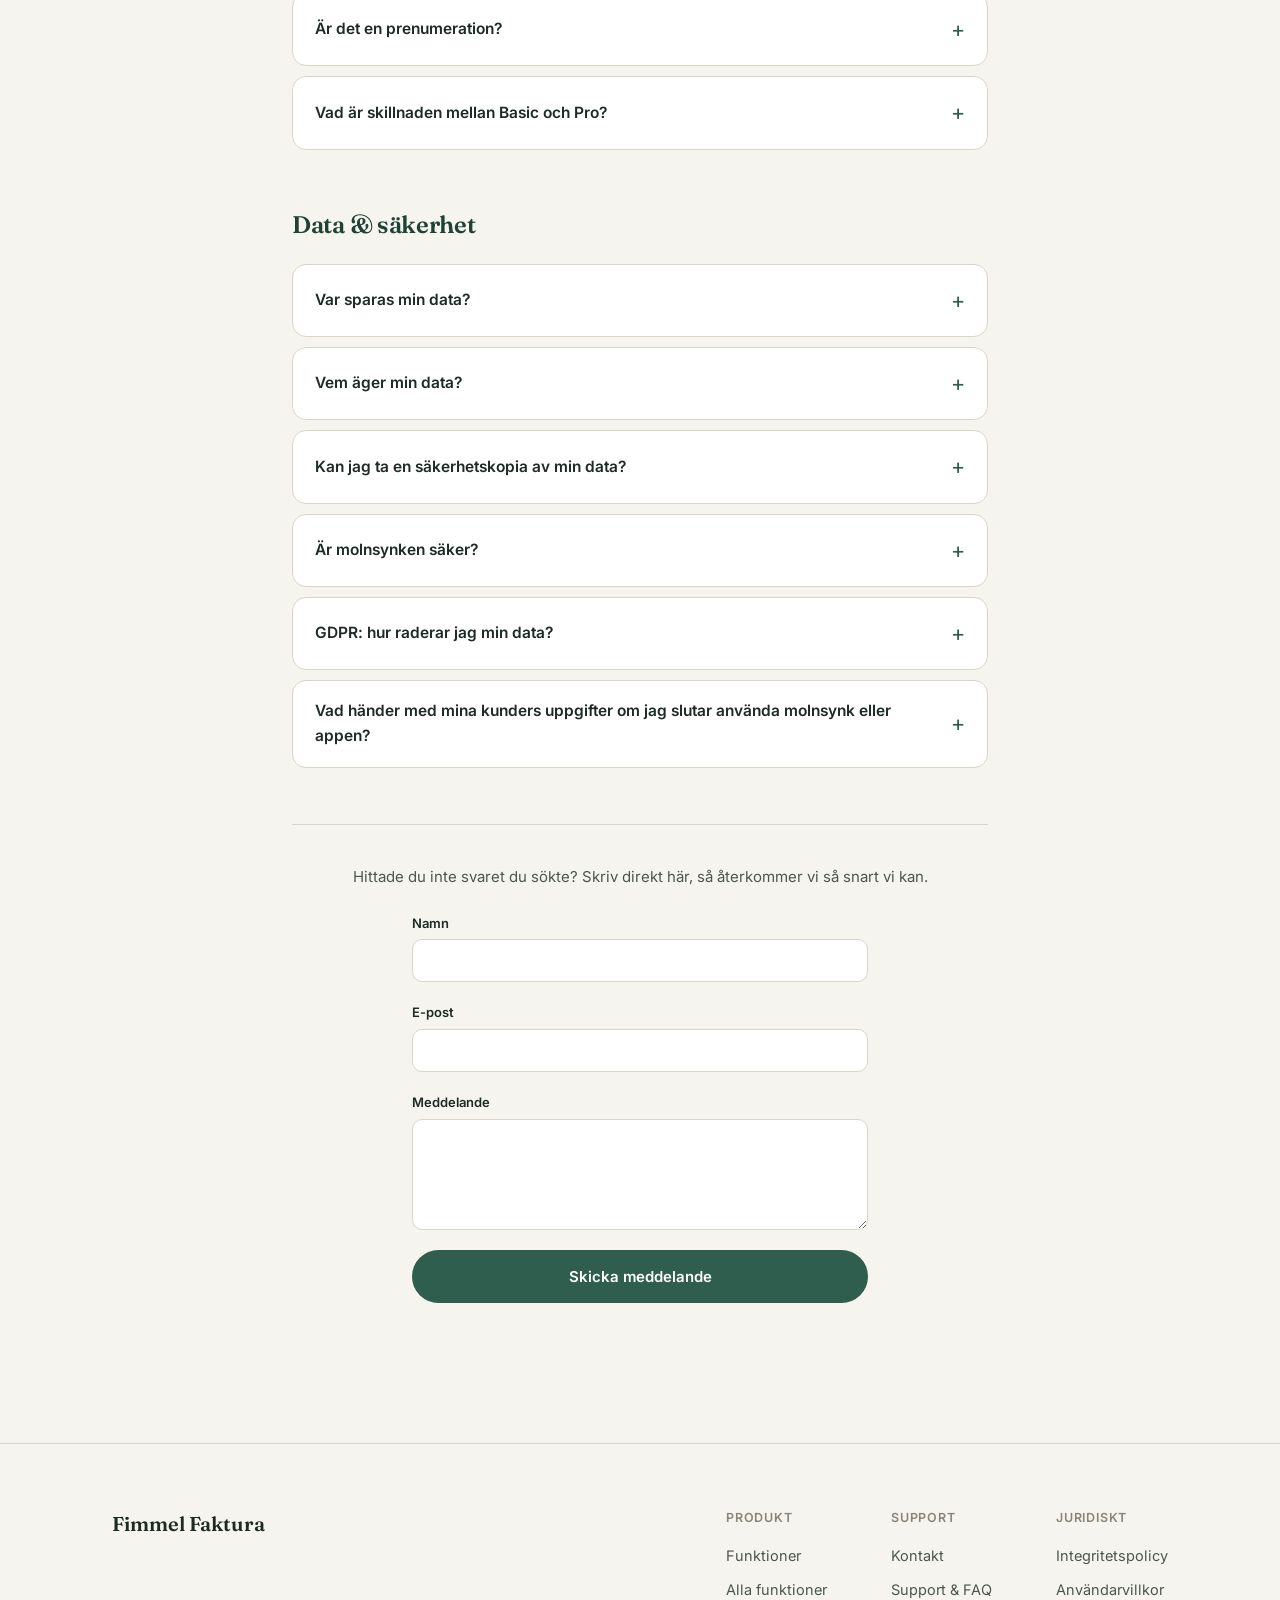
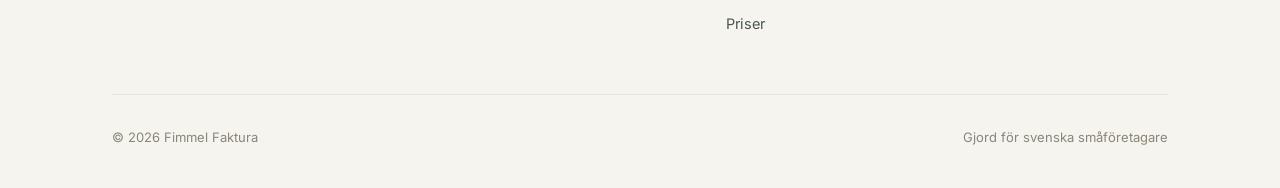
<file: support.html>
<!doctype html>
<html lang="sv">
<head>
<meta charset="utf-8">
<meta name="viewport" content="width=device-width, initial-scale=1">
<title>Support &amp; vanliga frågor — Fimmel Faktura</title>
<meta name="description" content="Svar på de vanligaste frågorna om Fimmel Faktura — kom igång, fakturering, avdrag, molnsynk, Arbetsdagbok, priser och säkerhet.">
<link rel="canonical" href="https://fimmel.se/support.html">
<meta property="og:type" content="website">
<meta property="og:url" content="https://fimmel.se/support.html">
<meta property="og:site_name" content="Fimmel Faktura">
<meta property="og:locale" content="sv_SE">
<meta property="og:title" content="Support &amp; vanliga frågor — Fimmel Faktura">
<meta property="og:description" content="Svar på de vanligaste frågorna om Fimmel Faktura — kom igång, fakturering, avdrag, molnsynk, Arbetsdagbok, priser och säkerhet.">
<meta property="og:image" content="https://fimmel.se/assets/img/logo.png">
<meta name="twitter:card" content="summary_large_image">
<meta name="twitter:title" content="Support &amp; vanliga frågor — Fimmel Faktura">
<meta name="twitter:description" content="Svar på de vanligaste frågorna om Fimmel Faktura — kom igång, fakturering, avdrag, molnsynk, Arbetsdagbok, priser och säkerhet.">
<meta name="twitter:image" content="https://fimmel.se/assets/img/logo.png">
<link rel="preconnect" href="https://fonts.googleapis.com">
<link rel="preconnect" href="https://fonts.gstatic.com" crossorigin>
<link href="https://fonts.googleapis.com/css2?family=Fraunces:ital,wght@0,500;0,600;0,700;1,600&family=Inter:wght@400;500;600;700&display=swap" rel="stylesheet">
<link rel="stylesheet" href="assets/styles.css">
<link rel="icon" type="image/png" href="assets/img/logo-icon.png">
<script type="application/ld+json">
{
  "@context": "https://schema.org",
  "@type": "FAQPage",
  "mainEntity": [
    {
      "@type": "Question",
      "name": "Hur gör jag om en offert till en faktura?",
      "acceptedAnswer": { "@type": "Answer", "text": "Gå till Offertarkiv och svep din offert till höger, eller klicka på offerten och sedan på knappen längst ner." }
    },
    {
      "@type": "Question",
      "name": "Vad är delfakturering?",
      "acceptedAnswer": { "@type": "Answer", "text": "Om du skickat en offert till en kund och vill fakturera halva offerten, eller annan valfri del, kan du välja att fakturera bara en del och inte allt på en gång." }
    },
    {
      "@type": "Question",
      "name": "Vad är offertuppföljning?",
      "acceptedAnswer": { "@type": "Answer", "text": "En Pro-funktion som påminner dig om offerter du skickat men inte fakturerat än, så du slipper hålla koll själv. Varje påminnelse ger dig knappar för att ringa eller maila kunden direkt." }
    },
    {
      "@type": "Question",
      "name": "Hur aktiverar jag offertuppföljning?",
      "acceptedAnswer": { "@type": "Answer", "text": "Slå på Offertuppföljning under Inställningar → Allmänna inställningar, under offertinställningarna. Du väljer själv hur många påminnelser du vill ha och hur många dagars mellanrum." }
    },
    {
      "@type": "Question",
      "name": "Kan jag stänga av påminnelser för en specifik offert?",
      "acceptedAnswer": { "@type": "Answer", "text": "Ja, svep offerten åt vänster i offertarkivet eller tryck Påminn ej i förhandsgranskningen — då påminns du inte om just den offerten igen." }
    },
    {
      "@type": "Question",
      "name": "Kan jag ha olika påminnelseinställningar för olika kunder?",
      "acceptedAnswer": { "@type": "Answer", "text": "Ja, välj Anpassad istället för Från inställningar under kundens uppgifter, och ställ in ett eget antal påminnelser och intervall för just den kunden." }
    },
    {
      "@type": "Question",
      "name": "Kan jag kreditera en faktura jag redan skickat?",
      "acceptedAnswer": { "@type": "Answer", "text": "Ja, skapa en kreditfaktura direkt från den ursprungliga fakturan." }
    },
    {
      "@type": "Question",
      "name": "Kan jag anpassa min fakturanummerserie?",
      "acceptedAnswer": { "@type": "Answer", "text": "Ja, detta ställs in separat per bolag om du vill ha något annat än det förinställda. Du hittar det under Fakturaserie som ligger under Inställningar. Där ser du även en förhandsvisning av hur nästa fakturanummer blir när du korrigerar." }
    },
    {
      "@type": "Question",
      "name": "Hur fungerar ROT/RUT/grönt avdrag i appen?",
      "acceptedAnswer": { "@type": "Answer", "text": "Slå på det du erbjuder under Inställningar. Markera sedan relevanta fakturor och fakturarader med det avdraget. Appen räknar ut beloppet och lägger till de uppgifter Skatteverket kräver automatiskt." }
    },
    {
      "@type": "Question",
      "name": "Hur skickar jag in avdraget till Skatteverket?",
      "acceptedAnswer": { "@type": "Answer", "text": "Skatteverket har en filuppladdningsfunktion där du kan ladda upp en xml-fil istället för att fylla i allt manuellt. Gå till Exportera och sedan Avdragsfil till Skatteverket. Obs! För att fakturan ska räknas med måste du betalningsmarkera den. Det gör du genom att svepa fakturan till höger i Fakturaarkiv." }
    },
    {
      "@type": "Question",
      "name": "Vad är omvänd byggmoms?",
      "acceptedAnswer": { "@type": "Answer", "text": "Gäller fakturor till andra byggföretag som själva säljer byggtjänster vidare. Fakturan blir momsfri och köparen redovisar momsen själv." }
    },
    {
      "@type": "Question",
      "name": "Vad är VMB?",
      "acceptedAnswer": { "@type": "Answer", "text": "Vinstmarginalbeskattning — för dig som säljer begagnade varor, konstverk eller samlarföremål du själv köpt momsfritt. Du betalar bara moms på din vinstmarginal, inte på hela priset." }
    },
    {
      "@type": "Question",
      "name": "Hur bokför jag?",
      "acceptedAnswer": { "@type": "Answer", "text": "Fimmel Faktura är en renodlad faktureringsapp utan bokföring, det finns dock flera möjligheter för dig att koppla ihop det med din bokföring." }
    },
    {
      "@type": "Question",
      "name": "Hur får jag in fakturorna i min bokföring?",
      "acceptedAnswer": { "@type": "Answer", "text": "De tre enklaste alternativen är: 1) Bocka i Dold kopia längst ner på din Företagsprofil — då skickas en kopia till din mail varje gång du skickar ut till en kund. 2) Dra ut valda fakturor som sammanställning från Fakturaarkivet eller Exportera, som bifogade filer i ett mail. 3) Dra ut en SIE-fil under Exportera för att importera med bokföringskonton i ditt bokföringsprogram." }
    },
    {
      "@type": "Question",
      "name": "Hur fungerar automatisk växelkurs?",
      "acceptedAnswer": { "@type": "Answer", "text": "När du fakturerar i en annan valuta än SEK behövs en växelkurs för att fakturan ska kunna bokföras korrekt i kronor, t.ex. i SIE-filen. Med Pro hämtas kursen automatiskt från Riksbanken för fakturans datum, för 29 valutor (bland annat EUR, USD, GBP, NOK, DKK och CHF). Kursen fylls i åt dig, men du kan alltid ändra den manuellt om du vill. För övriga valutor, eller om du inte har Pro eller är offline, fyller du i kursen själv." }
    },
    {
      "@type": "Question",
      "name": "Kan jag dra ut en sammanställning av mina kvitton?",
      "acceptedAnswer": { "@type": "Answer", "text": "Ja, under Fakturaarkiv kan du klicka i en bock-ikon uppe till höger. Där kan du sedan välja att få de kvitton du bifogat på valda fakturor i en separat fil." }
    },
    {
      "@type": "Question",
      "name": "Vad är molnsynk och behöver jag det?",
      "acceptedAnswer": { "@type": "Answer", "text": "Molnsynk delar kunder, fakturor och offerter mellan flera enheter — praktiskt om du jobbar på både mobilen och datorn." }
    },
    {
      "@type": "Question",
      "name": "Hur många enheter kan jag synka mellan?",
      "acceptedAnswer": { "@type": "Answer", "text": "Upp till 3 enheter ingår i Pro-paketet." }
    },
    {
      "@type": "Question",
      "name": "Jag bytte eller tappade bort min telefon, vad gör jag?",
      "acceptedAnswer": { "@type": "Answer", "text": "Gå till Mitt konto högst upp på supportsidan, ange din licensnyckel och den e-post den är kopplad till, och koppla bort den gamla enheten för att frigöra platsen åt en ny." }
    },
    {
      "@type": "Question",
      "name": "Fungerar appen utan internet?",
      "acceptedAnswer": { "@type": "Answer", "text": "Ja, du kan skapa kunder, fakturor och offerter helt utan uppkoppling. Själva utskicket, t.ex. via mail, kräver förstås nät i det ögonblicket, men du kan skapa och spara fakturan offline och skicka den så fort du är uppkopplad igen." }
    },
    {
      "@type": "Question",
      "name": "Vad är Arbetsdagbok?",
      "acceptedAnswer": { "@type": "Answer", "text": "En funktion för att logga arbetade timmar och utlägg per kund ute på fältet, som du sedan enkelt kan fakturera i efterhand." }
    },
    {
      "@type": "Question",
      "name": "Hur aktiverar jag Arbetsdagbok?",
      "acceptedAnswer": { "@type": "Answer", "text": "Slå på Jag vill kunna fakturera från arbetslogg under Inställningar → Allmänna inställningar." }
    },
    {
      "@type": "Question",
      "name": "Kan jag fakturera flera loggade poster på en gång?",
      "acceptedAnswer": { "@type": "Answer", "text": "Ja. Bocka i de poster du vill fakturera och tryck Skapa faktura — alla valda poster för samma kund samlas på en faktura." }
    },
    {
      "@type": "Question",
      "name": "Vad kostar appen?",
      "acceptedAnswer": { "@type": "Answer", "text": "Dina första 10 fakturor är gratis. Därefter väljer du mellan ett litet tilläggspaket (99 kr för 20 fakturor till) eller Basic (699 kr) och Pro (1499 kr), beroende på vad du behöver." }
    },
    {
      "@type": "Question",
      "name": "Är det en prenumeration?",
      "acceptedAnswer": { "@type": "Answer", "text": "Nej." }
    },
    {
      "@type": "Question",
      "name": "Vad är skillnaden mellan Basic och Pro?",
      "acceptedAnswer": { "@type": "Answer", "text": "Basic är nästan allt, och Pro är allt. Se funktioner.html på fimmel.se för mer info om vad som ingår i Pro." }
    },
    {
      "@type": "Question",
      "name": "Var sparas min data?",
      "acceptedAnswer": { "@type": "Answer", "text": "Lokalt på din enhet som standard. Vill du dela data mellan flera enheter kan du aktivera molnsynk (Pro) — helt valfritt, aldrig ett krav." }
    },
    {
      "@type": "Question",
      "name": "Vem äger min data?",
      "acceptedAnswer": { "@type": "Answer", "text": "Du. Allt sparas lokalt på din enhet som standard och delas aldrig utan att du själv väljer det, till exempel genom att aktivera molnsynk." }
    },
    {
      "@type": "Question",
      "name": "Kan jag ta en säkerhetskopia av min data?",
      "acceptedAnswer": { "@type": "Answer", "text": "Ja, exportera en säkerhetskopia när du vill från Exportera — praktiskt om du byter enhet eller bara vill vara trygg." }
    },
    {
      "@type": "Question",
      "name": "Är molnsynken säker?",
      "acceptedAnswer": { "@type": "Answer", "text": "Ja. Data lagras i Sverige och skyddas av din unika licensnyckel, och krypteras både under överföring (TLS) och i vila (AES-256) hos vår databasleverantör." }
    },
    {
      "@type": "Question",
      "name": "GDPR: hur raderar jag min data?",
      "acceptedAnswer": { "@type": "Answer", "text": "All fakturadata sparas som standard bara lokalt på din enhet. Har du aktiverat molnsynk kan du radera molnkopian direkt själv under Inställningar. Du kan även radera den anonyma användningsstatistik som är kopplad till din enhet. Uppgifter kopplade till ditt licensköp sparas separat av bokföringsskäl." }
    },
    {
      "@type": "Question",
      "name": "Vad händer med mina kunders uppgifter om jag slutar använda molnsynk eller appen?",
      "acceptedAnswer": { "@type": "Answer", "text": "Du är själv personuppgiftsansvarig för dina kunders uppgifter och kan när som helst radera all synkad molndata direkt i appen, under Inställningar. Det sker omedelbart, du behöver inte kontakta oss." }
    }
  ]
}
</script>
</head>
<body>

<nav class="nav" id="nav">
  <div class="wrap">
    <a href="/" class="nav-logo"><img src="assets/img/logo-icon.png" alt="Fimmel Faktura" height="44"></a>
    <div class="nav-links" id="navLinks">
      <a href="index.html#funktioner">Funktioner</a>
      <a href="index.html#priser">Priser</a>
      <a href="kontakt.html">Kontakt</a>
      <a href="index.html#hamta" class="nav-cta">Hämta appen</a>
    </div>
    <button class="nav-mobile-toggle" id="navToggle" aria-label="Meny">
      <svg width="24" height="24" viewBox="0 0 24 24" fill="none"><path d="M3 6h18M3 12h18M3 18h18" stroke="#1E2A25" stroke-width="1.8" stroke-linecap="round"/></svg>
    </button>
  </div>
</nav>

<section class="contact-hero">
  <div class="wrap">
    <h1 class="serif">Support &amp; vanliga frågor.</h1>
    <p>Svar på det de flesta undrar över. Hittar du inte ditt svar, hör av dig direkt.</p>
  </div>
</section>

<main class="faq-page">

  <input type="search" class="faq-search" id="faqSearch" placeholder="Sök i vanliga frågor…" aria-label="Sök i vanliga frågor">

  <div class="faq-category">
    <h2 class="serif">Fakturering &amp; offerter</h2>

    <details class="faq-item">
      <summary>Hur gör jag om en offert till en faktura?</summary>
      <p>Gå till Offertarkiv och svep din offert till höger, eller klicka på offerten och sedan på knappen längst ner.</p>
    </details>

    <details class="faq-item">
      <summary>Vad är delfakturering?</summary>
      <p>Om du skickat en offert till en kund och vill fakturera halva offerten, eller annan valfri del, kan du välja att fakturera bara en del och inte allt på en gång.</p>
    </details>

    <details class="faq-item">
      <summary>Vad är offertuppföljning?</summary>
      <p>En Pro-funktion som påminner dig om offerter du skickat men inte fakturerat än, så du slipper hålla koll själv. Varje påminnelse ger dig knappar för att ringa eller maila kunden direkt.</p>
    </details>

    <details class="faq-item">
      <summary>Hur aktiverar jag offertuppföljning?</summary>
      <p>Slå på Offertuppföljning under Inställningar → Allmänna inställningar, under offertinställningarna. Du väljer själv hur många påminnelser du vill ha och hur många dagars mellanrum.</p>
    </details>

    <details class="faq-item">
      <summary>Kan jag stänga av påminnelser för en specifik offert?</summary>
      <p>Ja, svep offerten åt vänster i offertarkivet eller tryck Påminn ej i förhandsgranskningen — då påminns du inte om just den offerten igen.</p>
    </details>

    <details class="faq-item">
      <summary>Kan jag ha olika påminnelseinställningar för olika kunder?</summary>
      <p>Ja, välj Anpassad istället för Från inställningar under kundens uppgifter, och ställ in ett eget antal påminnelser och intervall för just den kunden.</p>
    </details>

    <details class="faq-item">
      <summary>Kan jag kreditera en faktura jag redan skickat?</summary>
      <p>Ja, skapa en kreditfaktura direkt från den ursprungliga fakturan.</p>
    </details>

    <details class="faq-item">
      <summary>Kan jag anpassa min fakturanummerserie?</summary>
      <p>Ja, detta ställs in separat per bolag om du vill ha något annat än det förinställda. Du hittar det under Fakturaserie som ligger under Inställningar. Där ser du även en förhandsvisning av hur nästa fakturanummer blir när du korrigerar.</p>
    </details>
  </div>

  <div class="faq-category">
    <h2 class="serif">Avdrag &amp; moms</h2>

    <details class="faq-item">
      <summary>Hur fungerar ROT/RUT/grönt avdrag i appen?</summary>
      <p>Slå på det du erbjuder under Inställningar. Markera sedan relevanta fakturor och fakturarader med det avdraget. Appen räknar ut beloppet och lägger till de uppgifter Skatteverket kräver automatiskt.</p>
    </details>

    <details class="faq-item">
      <summary>Hur skickar jag in avdraget till Skatteverket?</summary>
      <p>Skatteverket har en filuppladdningsfunktion där du kan ladda upp en xml-fil istället för att fylla i allt manuellt. Gå till Exportera och sedan Avdragsfil till Skatteverket. Obs! För att fakturan ska räknas med måste du betalningsmarkera den. Det gör du genom att svepa fakturan till höger i Fakturaarkiv.</p>
    </details>

    <details class="faq-item">
      <summary>Vad är omvänd byggmoms?</summary>
      <p>Gäller fakturor till andra byggföretag som själva säljer byggtjänster vidare. Fakturan blir momsfri och köparen redovisar momsen själv.</p>
    </details>

    <details class="faq-item">
      <summary>Vad är VMB?</summary>
      <p>Vinstmarginalbeskattning — för dig som säljer begagnade varor, konstverk eller samlarföremål du själv köpt momsfritt. Du betalar bara moms på din vinstmarginal, inte på hela priset.</p>
    </details>
  </div>

  <div class="faq-category">
    <h2 class="serif">Bokföring</h2>

    <details class="faq-item">
      <summary>Hur bokför jag?</summary>
      <p>Fimmel Faktura är en renodlad faktureringsapp utan bokföring, det finns dock flera <a href="#bokforing-fakturor">möjligheter</a> för dig att koppla ihop det med din bokföring.</p>
    </details>

    <details class="faq-item" id="bokforing-fakturor">
      <summary>Hur får jag in fakturorna i min bokföring?</summary>
      <p class="faq-lead">De tre enklaste alternativen är:</p>
      <ol>
        <li>Bocka i Dold kopia längst ner på din Företagsprofil. Då skickar du en faktura till angiven mailadress varje gång du skickar ut till en kund.</li>
        <li>Dra ut vilka fakturor du vill ihop med sammanställning från Fakturaarkivet (bock-knapp uppe till höger) eller Exportera, allt läggs som bifogade filer i ett mail.</li>
        <li>Dra ut en SIE-fil under Exportera om du vill importera det i ditt bokföringsprogram med bokföringskonton.</li>
      </ol>
    </details>

    <details class="faq-item">
      <summary>Kan jag dra ut en sammanställning av mina kvitton?</summary>
      <p>Ja, under Fakturaarkiv kan du klicka i en bock-ikon uppe till höger. Där kan du sedan välja att få de kvitton du bifogat på valda fakturor i en separat fil.</p>
    </details>

    <details class="faq-item">
      <summary>Hur fungerar automatisk växelkurs?</summary>
      <p>När du fakturerar i en annan valuta än SEK behövs en växelkurs för att fakturan ska kunna bokföras korrekt i kronor, t.ex. i SIE-filen. Med Pro hämtas kursen automatiskt från Riksbanken för fakturans datum, för 29 valutor (bland annat EUR, USD, GBP, NOK, DKK och CHF). Kursen fylls i åt dig, men du kan alltid ändra den manuellt om du vill. För övriga valutor, eller om du inte har Pro eller är offline, fyller du i kursen själv.</p>
    </details>
  </div>

  <div class="faq-category">
    <h2 class="serif">Molnsynk &amp; enheter</h2>

    <details class="faq-item">
      <summary>Vad är molnsynk och behöver jag det?</summary>
      <p>Molnsynk delar kunder, fakturor och offerter mellan flera enheter — praktiskt om du jobbar på både mobilen och datorn.</p>
    </details>

    <details class="faq-item">
      <summary>Hur många enheter kan jag synka mellan?</summary>
      <p>Upp till 3 enheter ingår i Pro-paketet.</p>
    </details>

    <details class="faq-item">
      <summary>Jag bytte eller tappade bort min telefon, vad gör jag?</summary>
      <p>Gå till "Mitt konto" högst upp på den här sidan, ange din licensnyckel och den e-post den är kopplad till, och koppla bort den gamla enheten för att frigöra platsen åt en ny.</p>
    </details>

    <details class="faq-item">
      <summary>Fungerar appen utan internet?</summary>
      <p>Ja, du kan skapa kunder, fakturor och offerter helt utan uppkoppling. Själva utskicket, t.ex. via mail, kräver förstås nät i det ögonblicket, men du kan skapa och spara fakturan offline och skicka den så fort du är uppkopplad igen.</p>
    </details>
  </div>

  <div class="faq-category">
    <h2 class="serif">Arbetsdagbok</h2>

    <details class="faq-item">
      <summary>Vad är Arbetsdagbok?</summary>
      <p>En funktion för att logga arbetade timmar och utlägg per kund ute på fältet, som du sedan enkelt kan fakturera i efterhand.</p>
    </details>

    <details class="faq-item">
      <summary>Hur aktiverar jag Arbetsdagbok?</summary>
      <p>Slå på "Jag vill kunna fakturera från arbetslogg" under Inställningar → Allmänna inställningar.</p>
    </details>

    <details class="faq-item">
      <summary>Kan jag fakturera flera loggade poster på en gång?</summary>
      <p>Ja. Bocka i de poster du vill fakturera och tryck "Skapa faktura" — alla valda poster för samma kund samlas på en faktura.</p>
    </details>
  </div>

  <div class="faq-category">
    <h2 class="serif">Priser &amp; betalning</h2>

    <details class="faq-item">
      <summary>Vad kostar appen?</summary>
      <p>Dina första 10 fakturor är gratis. Därefter väljer du mellan ett litet tilläggspaket (99 kr för 20 fakturor till) eller Basic (699 kr) och Pro (1499 kr), beroende på vad du behöver.</p>
    </details>

    <details class="faq-item">
      <summary>Är det en prenumeration?</summary>
      <p>Nej.</p>
    </details>

    <details class="faq-item">
      <summary>Vad är skillnaden mellan Basic och Pro?</summary>
      <p>Basic är nästan allt, och Pro är allt. För mer info om vad som ingår i Pro <a href="funktioner.html#pro">klicka här</a>.</p>
    </details>
  </div>

  <div class="faq-category">
    <h2 class="serif">Data &amp; säkerhet</h2>

    <details class="faq-item">
      <summary>Var sparas min data?</summary>
      <p>Lokalt på din enhet som standard. Vill du dela data mellan flera enheter kan du aktivera molnsynk (Pro) — helt valfritt, aldrig ett krav.</p>
    </details>

    <details class="faq-item">
      <summary>Vem äger min data?</summary>
      <p>Du. Allt sparas lokalt på din enhet som standard och delas aldrig utan att du själv väljer det, till exempel genom att aktivera molnsynk.</p>
    </details>

    <details class="faq-item">
      <summary>Kan jag ta en säkerhetskopia av min data?</summary>
      <p>Ja, exportera en säkerhetskopia när du vill från Exportera — praktiskt om du byter enhet eller bara vill vara trygg.</p>
    </details>

    <details class="faq-item">
      <summary>Är molnsynken säker?</summary>
      <p>Ja. Data lagras i Sverige och skyddas av din unika licensnyckel, och krypteras både under överföring (TLS) och i vila (AES-256) hos vår databasleverantör Supabase — läs mer i vår <a href="integritetspolicy.html">integritetspolicy</a>.</p>
    </details>

    <details class="faq-item">
      <summary>GDPR: hur raderar jag min data?</summary>
      <p>All fakturadata (kunder, fakturor, offerter m.m.) sparas som standard bara lokalt på din enhet. Har du aktiverat molnsynk kan du radera molnkopian direkt själv under Inställningar → Licens &amp; molnsynk → Radera molndata. Om du har fler enheter med molnsynk påslaget bör du stänga av molnsynk på dem också, annars synkas datan upp igen. Du kan även radera den anonyma användningsstatistik som är kopplad till din enhet under Inställningar → Dataskydd. Uppgifter kopplade till ditt licensköp (t.ex. e-postadress) sparas separat av bokföringsskäl.</p>
    </details>

    <details class="faq-item">
      <summary>Vad händer med mina kunders uppgifter om jag slutar använda molnsynk eller appen?</summary>
      <p>Du är själv personuppgiftsansvarig för dina kunders uppgifter (se vårt <a href="villkor.html#pub-avtal">personuppgiftsbiträdesavtal</a>), och kan när som helst radera all synkad molndata direkt i appen — under Inställningar → Licens &amp; molnsynk → Radera molndata. Det sker omedelbart, du behöver inte kontakta oss. Har du fler enheter med molnsynk påslaget bör du stänga av det på dem också, annars synkas datan upp igen.</p>
    </details>
  </div>

  <p class="faq-empty" id="faqEmpty">Inga frågor matchade din sökning.</p>

  <p class="faq-support-note">Hittade du inte svaret du sökte? Skriv direkt här, så återkommer vi så snart vi kan.</p>

  <form id="contactForm" class="contact-form">
    <input type="hidden" name="access_key" value="b9d9a08d-905a-4813-bfbd-226de8590400">
    <input type="hidden" name="subject" value="Nytt meddelande från fimmel.se/support">
    <input type="checkbox" name="botcheck" class="contact-form-honeypot" tabindex="-1" autocomplete="off">

    <div class="contact-form-row">
      <label for="cfName">Namn</label>
      <input type="text" id="cfName" name="name" required>
    </div>
    <div class="contact-form-row">
      <label for="cfEmail">E-post</label>
      <input type="email" id="cfEmail" name="email" required>
    </div>
    <div class="contact-form-row">
      <label for="cfMessage">Meddelande</label>
      <textarea id="cfMessage" name="message" rows="5" required></textarea>
    </div>

    <button type="submit" class="btn btn-primary" id="cfSubmit">Skicka meddelande</button>
    <p class="contact-form-status" id="cfStatus" hidden></p>
  </form>

</main>

<footer>
  <div class="wrap">
    <div class="footer-top">
      <div>
        <div class="footer-logo serif">Fimmel Faktura</div>
      </div>
      <div class="footer-cols">
        <div class="footer-col">
          <h4>Produkt</h4>
          <a href="index.html#funktioner">Funktioner</a>
          <a href="funktioner.html">Alla funktioner</a>
          <a href="index.html#priser">Priser</a>
        </div>
        <div class="footer-col">
          <h4>Support</h4>
          <a href="kontakt.html">Kontakt</a>
          <a href="support.html">Support &amp; FAQ</a>
        </div>
        <div class="footer-col">
          <h4>Juridiskt</h4>
          <a href="integritetspolicy.html">Integritetspolicy</a>
          <a href="villkor.html">Användarvillkor</a>
        </div>
      </div>
    </div>
    <div class="footer-bottom">
      <span>© 2026 Fimmel Faktura</span>
      <span>Gjord för svenska småföretagare</span>
    </div>
  </div>
</footer>

<script>
  const nav = document.getElementById('nav');
  window.addEventListener('scroll', () => {
    nav.classList.toggle('scrolled', window.scrollY > 8);
  });
  const toggle = document.getElementById('navToggle');
  const links = document.getElementById('navLinks');
  toggle.addEventListener('click', () => {
    links.classList.toggle('open');
    nav.classList.toggle('menu-open');
  });
  links.querySelectorAll('a').forEach((a) => {
    a.addEventListener('click', () => {
      links.classList.remove('open');
      nav.classList.remove('menu-open');
    });
  });
</script>

<script>
  // Live FAQ search — filters questions (and their answer text) as you
  // type, hides whole categories once none of their questions match, and
  // opens whatever's left so the answer is visible without an extra
  // click. Clearing the box just shows everything again.
  const faqSearch = document.getElementById('faqSearch');
  const faqCategories = document.querySelectorAll('.faq-category');
  const faqEmpty = document.getElementById('faqEmpty');

  faqSearch.addEventListener('input', () => {
    const q = faqSearch.value.trim().toLowerCase();
    let anyVisible = false;
    faqCategories.forEach((cat) => {
      let catHasVisible = false;
      cat.querySelectorAll('.faq-item').forEach((item) => {
        const match = q === '' || item.textContent.toLowerCase().includes(q);
        item.classList.toggle('faq-hidden', !match);
        if (match) {
          catHasVisible = true;
          if (q !== '') item.open = true;
        }
      });
      cat.classList.toggle('faq-hidden', !catHasVisible);
      if (catHasVisible) anyVisible = true;
    });
    faqEmpty.style.display = q !== '' && !anyVisible ? 'block' : 'none';
  });

  // Fragment links (e.g. "möjligheter" in the bokföring-svaret) should
  // open the target FAQ item even though it's a collapsed <details> —
  // not every browser does this natively yet.
  function openFaqTargetFromHash() {
    if (!location.hash) return;
    const el = document.querySelector(location.hash);
    if (el && el.tagName === 'DETAILS') {
      el.open = true;
      el.scrollIntoView({ behavior: 'smooth', block: 'start' });
    }
  }
  window.addEventListener('DOMContentLoaded', openFaqTargetFromHash);
  window.addEventListener('hashchange', openFaqTargetFromHash);
</script>

<script>
  // Sends the contact form straight to support@fimmel.se via Web3Forms —
  // no backend of our own, no SMTP to run. Submitted as JSON (rather than
  // a plain form POST) so the page never navigates away; the person just
  // sees an inline confirmation. Lives at the bottom of the FAQ on
  // purpose — someone has to scroll past every question first.
  const contactForm = document.getElementById('contactForm');
  const cfStatus = document.getElementById('cfStatus');
  const cfSubmit = document.getElementById('cfSubmit');

  contactForm.addEventListener('submit', async (e) => {
    e.preventDefault();
    cfStatus.hidden = true;
    cfSubmit.disabled = true;
    cfSubmit.textContent = 'Skickar…';
    try {
      const payload = Object.fromEntries(new FormData(contactForm).entries());
      const res = await fetch('https://api.web3forms.com/submit', {
        method: 'POST',
        headers: { 'Content-Type': 'application/json', Accept: 'application/json' },
        body: JSON.stringify(payload),
      });
      const result = await res.json();
      if (!result.success) throw new Error(result.message || 'unknown');
      contactForm.reset();
      cfStatus.textContent = 'Tack! Ditt meddelande är skickat — vi hör av oss så snart vi kan.';
      cfStatus.className = 'contact-form-status success';
    } catch (err) {
      cfStatus.textContent = 'Något gick fel. Prova igen, eller maila oss direkt på feedback@fimmel.se.';
      cfStatus.className = 'contact-form-status error';
    } finally {
      cfStatus.hidden = false;
      cfSubmit.disabled = false;
      cfSubmit.textContent = 'Skicka meddelande';
    }
  });
</script>

</body>
</html>
</file>
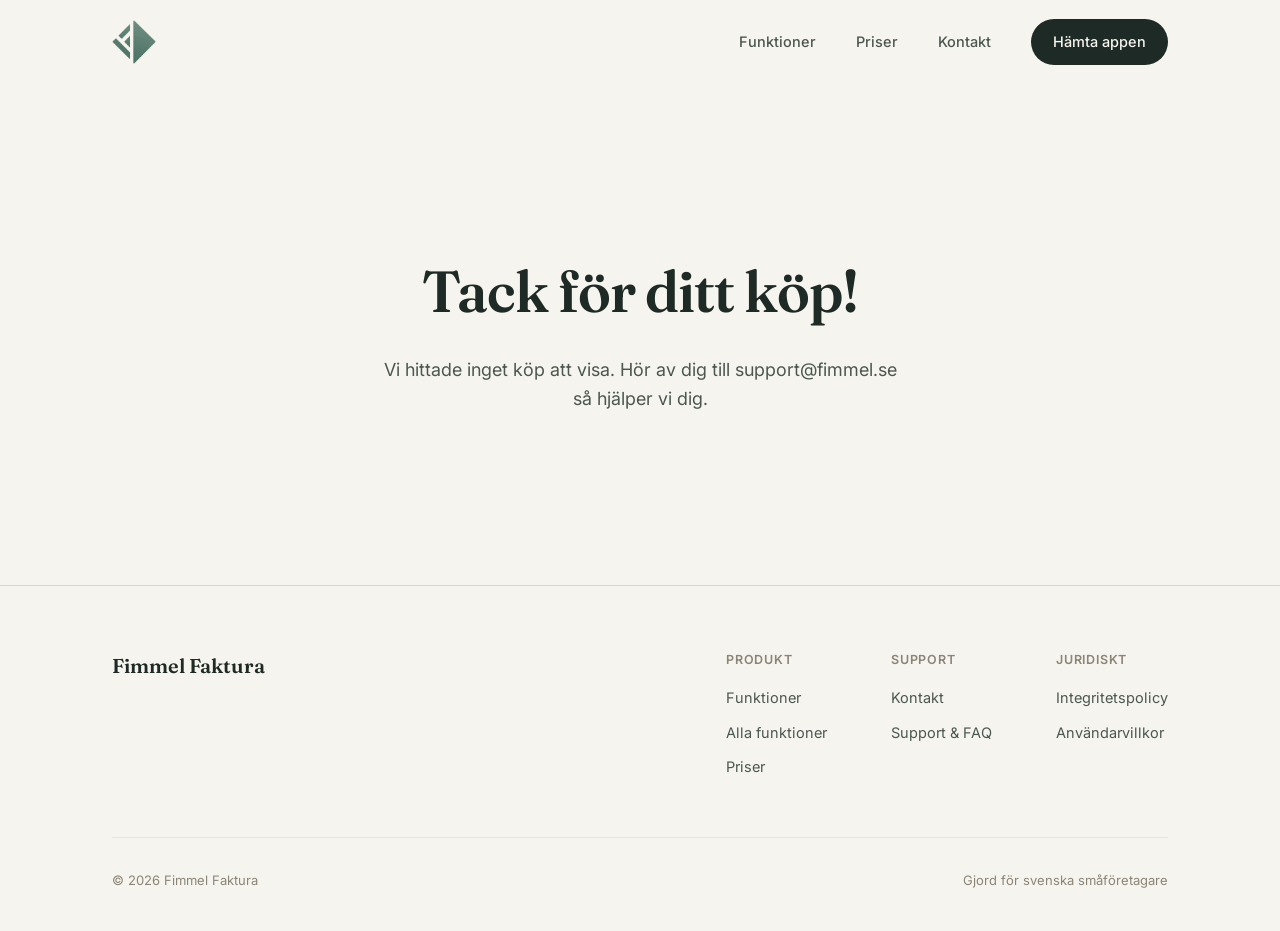
<file: tack.html>
<!doctype html>
<html lang="sv">
<head>
<meta charset="utf-8">
<meta name="viewport" content="width=device-width, initial-scale=1">
<title>Tack för ditt köp — Fimmel Faktura</title>
<meta name="robots" content="noindex">
<link rel="preconnect" href="https://fonts.googleapis.com">
<link rel="preconnect" href="https://fonts.gstatic.com" crossorigin>
<link href="https://fonts.googleapis.com/css2?family=Fraunces:ital,wght@0,500;0,600;0,700;1,600&family=Inter:wght@400;500;600;700&display=swap" rel="stylesheet">
<link rel="stylesheet" href="assets/styles.css">
<link rel="icon" type="image/png" href="assets/img/logo-icon.png">
</head>
<body>

<nav class="nav" id="nav">
  <div class="wrap">
    <a href="/" class="nav-logo"><img src="assets/img/logo-icon.png" alt="Fimmel Faktura" height="44"></a>
    <div class="nav-links" id="navLinks">
      <a href="index.html#funktioner">Funktioner</a>
      <a href="index.html#priser">Priser</a>
      <a href="kontakt.html">Kontakt</a>
      <a href="index.html#hamta" class="nav-cta">Hämta appen</a>
    </div>
    <button class="nav-mobile-toggle" id="navToggle" aria-label="Meny">
      <svg width="24" height="24" viewBox="0 0 24 24" fill="none"><path d="M3 6h18M3 12h18M3 18h18" stroke="#1E2A25" stroke-width="1.8" stroke-linecap="round"/></svg>
    </button>
  </div>
</nav>

<section class="contact-hero">
  <div class="wrap">
    <h1 class="serif">Tack för ditt köp!</h1>
    <p id="tackStatus">Hämtar din licensnyckel…</p>
  </div>
</section>

<div class="wrap" style="max-width:640px;margin:0 auto 72px;">
  <div id="tackKey" hidden style="background:#fff;border:1px solid rgba(30,42,37,.12);border-radius:14px;padding:24px;">
    <p style="margin:0 0 10px;font-weight:600;">Din licensnyckel</p>
    <code id="tackKeyText" style="display:block;word-break:break-all;font-size:14px;background:rgba(47,93,78,.07);padding:12px 14px;border-radius:8px;user-select:all;"></code>
    <button id="tackCopy" type="button" class="nav-cta" style="margin-top:14px;border:0;cursor:pointer;">Kopiera nyckeln</button>
    <p style="margin:18px 0 0;font-size:14.5px;line-height:1.6;color:#55625C;">
      Köpte du från Fimmel Faktura på datorn ansluts licensen i appen automatiskt — du behöver inte göra något mer.
      Spara ändå nyckeln: den behövs om du vill använda licensen på en annan enhet (Inställningar → Licens &amp; molnsynk).
      Kvittot kommer från Stripe, som är återförsäljare av licensen.
    </p>
  </div>
</div>

<footer>
  <div class="wrap">
    <div class="footer-top">
      <div>
        <div class="footer-logo serif">Fimmel Faktura</div>
      </div>
      <div class="footer-cols">
        <div class="footer-col">
          <h4>Produkt</h4>
          <a href="index.html#funktioner">Funktioner</a>
          <a href="funktioner.html">Alla funktioner</a>
          <a href="index.html#priser">Priser</a>
        </div>
        <div class="footer-col">
          <h4>Support</h4>
          <a href="kontakt.html">Kontakt</a>
          <a href="support.html">Support &amp; FAQ</a>
        </div>
        <div class="footer-col">
          <h4>Juridiskt</h4>
          <a href="integritetspolicy.html">Integritetspolicy</a>
          <a href="villkor.html">Användarvillkor</a>
        </div>
      </div>
    </div>
    <div class="footer-bottom">
      <span>© 2026 Fimmel Faktura</span>
      <span>Gjord för svenska småföretagare</span>
    </div>
  </div>
</footer>

<script>
  const nav = document.getElementById('nav');
  window.addEventListener('scroll', () => {
    nav.classList.toggle('scrolled', window.scrollY > 8);
  });
  const toggle = document.getElementById('navToggle');
  const links = document.getElementById('navLinks');
  toggle.addEventListener('click', () => {
    links.classList.toggle('open');
    nav.classList.toggle('menu-open');
  });
  links.querySelectorAll('a').forEach((a) => {
    a.addEventListener('click', () => {
      links.classList.remove('open');
      nav.classList.remove('menu-open');
    });
  });
</script>

<script src="assets/tack.js"></script>
</body>
</html>
</file>
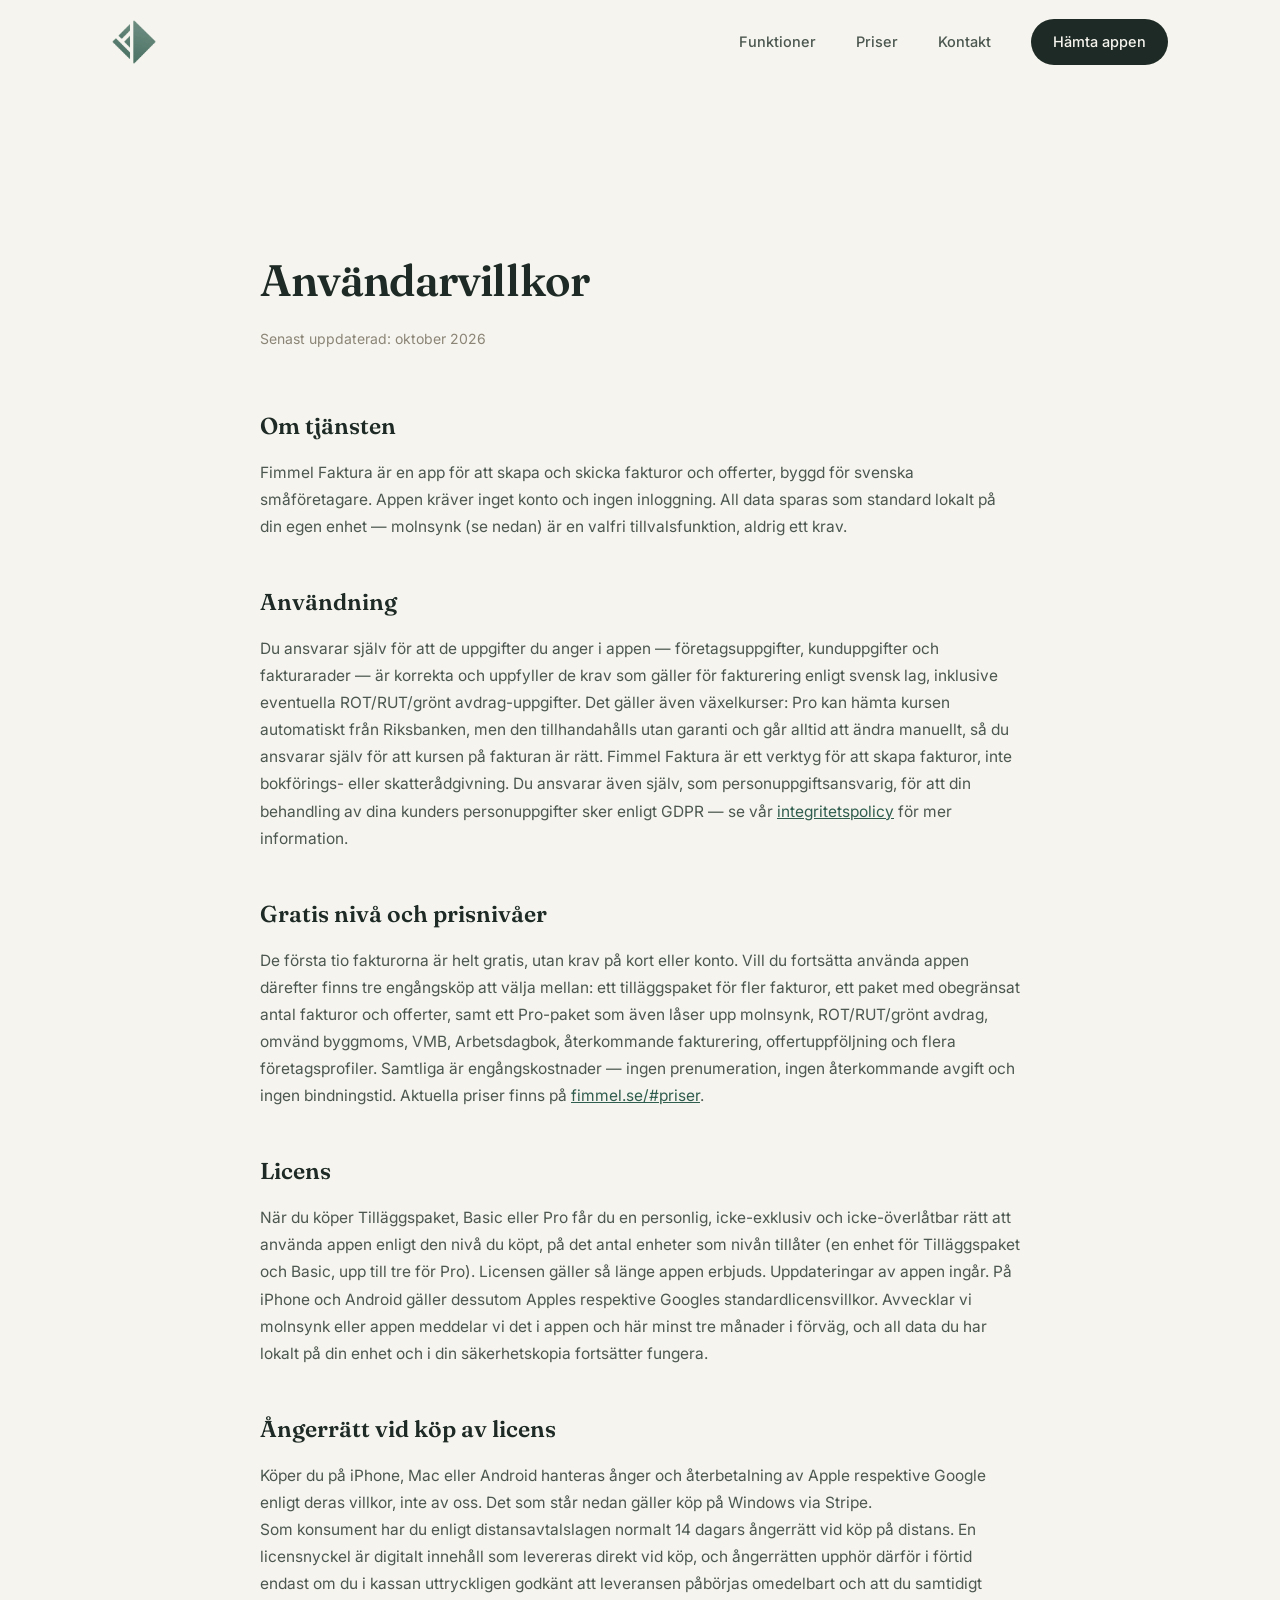
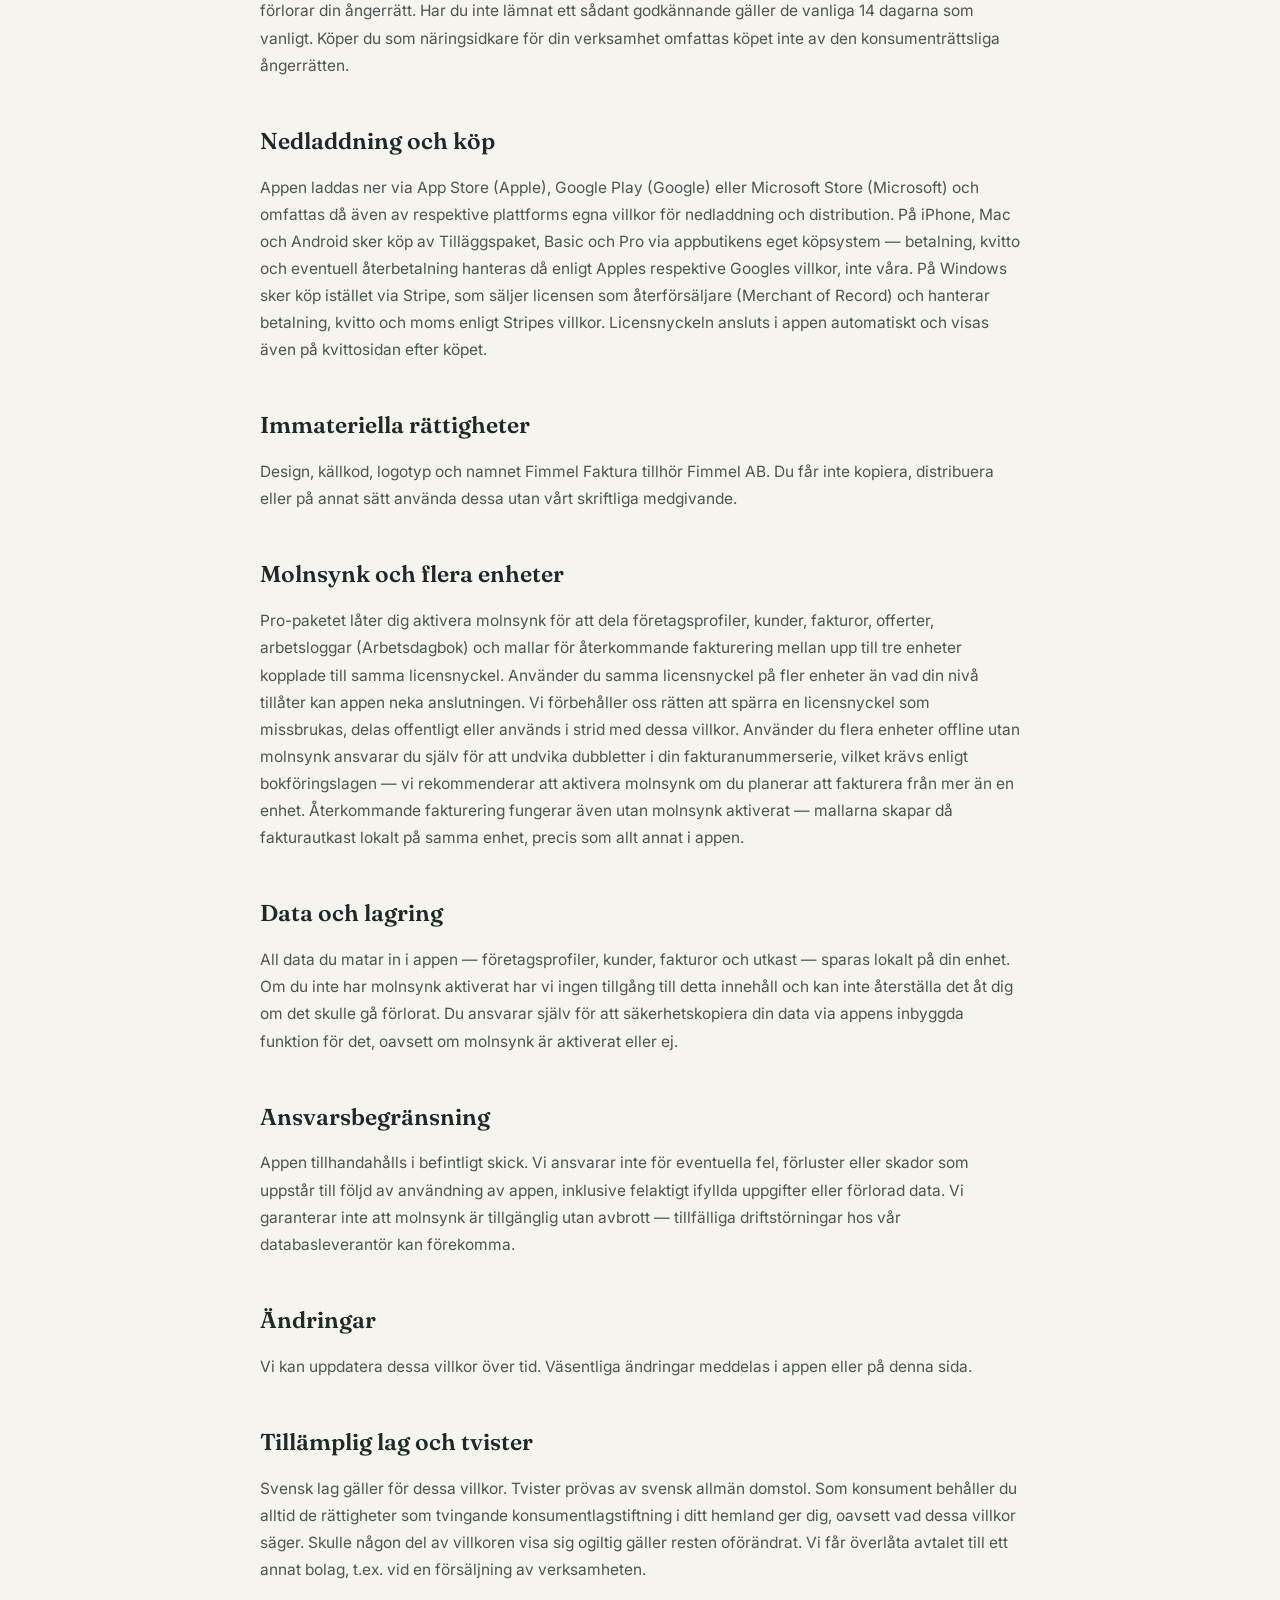
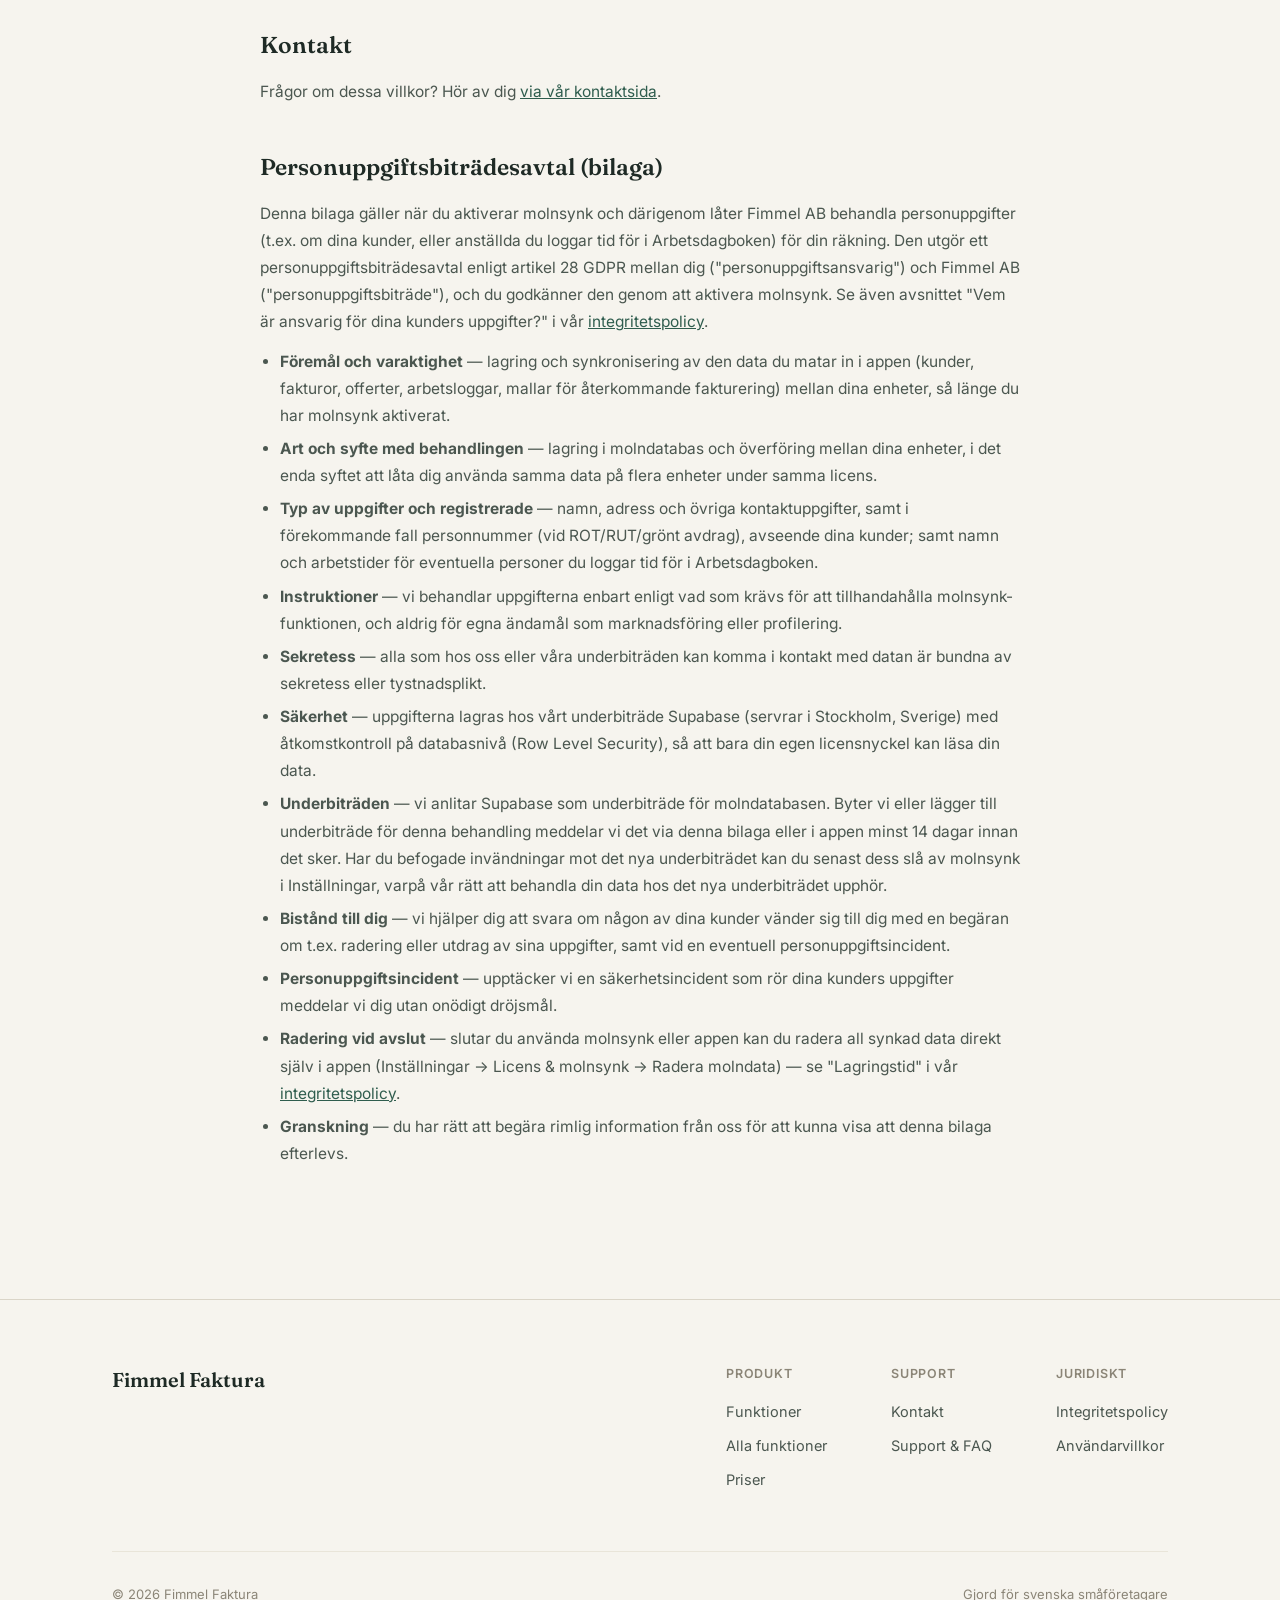
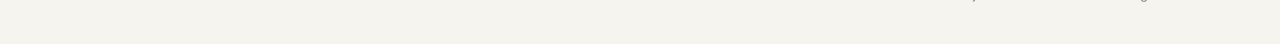
<file: villkor.html>
<!doctype html>
<html lang="sv">
<head>
<meta charset="utf-8">
<meta name="viewport" content="width=device-width, initial-scale=1">
<title>Användarvillkor — Fimmel Faktura</title>
<meta name="description" content="Användarvillkoren för Fimmel Faktura — hur tjänsten fungerar, prisnivåer, molnsynk och ansvar när du fakturerar med appen.">
<link rel="canonical" href="https://fimmel.se/villkor.html">
<meta property="og:type" content="website">
<meta property="og:url" content="https://fimmel.se/villkor.html">
<meta property="og:site_name" content="Fimmel Faktura">
<meta property="og:locale" content="sv_SE">
<meta property="og:title" content="Användarvillkor — Fimmel Faktura">
<meta property="og:description" content="Användarvillkoren för Fimmel Faktura — hur tjänsten fungerar, prisnivåer, molnsynk och ansvar när du fakturerar med appen.">
<meta property="og:image" content="https://fimmel.se/assets/img/logo.png">
<meta name="twitter:card" content="summary_large_image">
<meta name="twitter:title" content="Användarvillkor — Fimmel Faktura">
<meta name="twitter:description" content="Användarvillkoren för Fimmel Faktura — hur tjänsten fungerar, prisnivåer, molnsynk och ansvar när du fakturerar med appen.">
<meta name="twitter:image" content="https://fimmel.se/assets/img/logo.png">
<link rel="preconnect" href="https://fonts.googleapis.com">
<link rel="preconnect" href="https://fonts.gstatic.com" crossorigin>
<link href="https://fonts.googleapis.com/css2?family=Fraunces:ital,wght@0,500;0,600;0,700;1,600&family=Inter:wght@400;500;600;700&display=swap" rel="stylesheet">
<link rel="stylesheet" href="assets/styles.css">
<link rel="icon" type="image/png" href="assets/img/logo-icon.png">
</head>
<body>

<nav class="nav" id="nav">
  <div class="wrap">
    <a href="/" class="nav-logo"><img src="assets/img/logo-icon.png" alt="Fimmel Faktura" height="44"></a>
    <div class="nav-links" id="navLinks">
      <a href="index.html#funktioner">Funktioner</a>
      <a href="index.html#priser">Priser</a>
      <a href="kontakt.html">Kontakt</a>
      <a href="index.html#hamta" class="nav-cta">Hämta appen</a>
    </div>
    <button class="nav-mobile-toggle" id="navToggle" aria-label="Meny">
      <svg width="24" height="24" viewBox="0 0 24 24" fill="none"><path d="M3 6h18M3 12h18M3 18h18" stroke="#1E2A25" stroke-width="1.8" stroke-linecap="round"/></svg>
    </button>
  </div>
</nav>

<main class="legal">
  <h1 class="serif">Användarvillkor</h1>
  <p class="updated">Senast uppdaterad: oktober 2026</p>

  <h2 class="serif">Om tjänsten</h2>
  <p>Fimmel Faktura är en app för att skapa och skicka fakturor och offerter, byggd för svenska småföretagare. Appen kräver inget konto och ingen inloggning. All data sparas som standard lokalt på din egen enhet — molnsynk (se nedan) är en valfri tillvalsfunktion, aldrig ett krav.</p>

  <h2 class="serif">Användning</h2>
  <p>Du ansvarar själv för att de uppgifter du anger i appen — företagsuppgifter, kunduppgifter och fakturarader — är korrekta och uppfyller de krav som gäller för fakturering enligt svensk lag, inklusive eventuella ROT/RUT/grönt avdrag-uppgifter. Det gäller även växelkurser: Pro kan hämta kursen automatiskt från Riksbanken, men den tillhandahålls utan garanti och går alltid att ändra manuellt, så du ansvarar själv för att kursen på fakturan är rätt. Fimmel Faktura är ett verktyg för att skapa fakturor, inte bokförings- eller skatterådgivning. Du ansvarar även själv, som personuppgiftsansvarig, för att din behandling av dina kunders personuppgifter sker enligt GDPR — se vår <a href="integritetspolicy.html" style="color:var(--forest);text-decoration:underline;">integritetspolicy</a> för mer information.</p>

  <h2 class="serif">Gratis nivå och prisnivåer</h2>
  <p>De första tio fakturorna är helt gratis, utan krav på kort eller konto. Vill du fortsätta använda appen därefter finns tre engångsköp att välja mellan: ett tilläggspaket för fler fakturor, ett paket med obegränsat antal fakturor och offerter, samt ett Pro-paket som även låser upp molnsynk, ROT/RUT/grönt avdrag, omvänd byggmoms, VMB, Arbetsdagbok, återkommande fakturering, offertuppföljning och flera företagsprofiler. Samtliga är engångskostnader — ingen prenumeration, ingen återkommande avgift och ingen bindningstid. Aktuella priser finns på <a href="index.html#priser" style="color:var(--forest);text-decoration:underline;">fimmel.se/#priser</a>.</p>

  <h2 class="serif">Licens</h2>
  <p>När du köper Tilläggspaket, Basic eller Pro får du en personlig, icke-exklusiv och icke-överlåtbar rätt att använda appen enligt den nivå du köpt, på det antal enheter som nivån tillåter (en enhet för Tilläggspaket och Basic, upp till tre för Pro). Licensen gäller så länge appen erbjuds. Uppdateringar av appen ingår. På iPhone och Android gäller dessutom Apples respektive Googles standardlicensvillkor. Avvecklar vi molnsynk eller appen meddelar vi det i appen och här minst tre månader i förväg, och all data du har lokalt på din enhet och i din säkerhetskopia fortsätter fungera.</p>

  <h2 class="serif">Ångerrätt vid köp av licens</h2>
  <p>Köper du på iPhone, Mac eller Android hanteras ånger och återbetalning av Apple respektive Google enligt deras villkor, inte av oss. Det som står nedan gäller köp på Windows via Stripe.</p>
  <p>Som konsument har du enligt distansavtalslagen normalt 14 dagars ångerrätt vid köp på distans. En licensnyckel är digitalt innehåll som levereras direkt vid köp, och ångerrätten upphör därför i förtid endast om du i kassan uttryckligen godkänt att leveransen påbörjas omedelbart och att du samtidigt förlorar din ångerrätt. Har du inte lämnat ett sådant godkännande gäller de vanliga 14 dagarna som vanligt. Köper du som näringsidkare för din verksamhet omfattas köpet inte av den konsumenträttsliga ångerrätten.</p>

  <h2 class="serif">Nedladdning och köp</h2>
  <p>Appen laddas ner via App Store (Apple), Google Play (Google) eller Microsoft Store (Microsoft) och omfattas då även av respektive plattforms egna villkor för nedladdning och distribution. På iPhone, Mac och Android sker köp av Tilläggspaket, Basic och Pro via appbutikens eget köpsystem — betalning, kvitto och eventuell återbetalning hanteras då enligt Apples respektive Googles villkor, inte våra. På Windows sker köp istället via Stripe, som säljer licensen som återförsäljare (Merchant of Record) och hanterar betalning, kvitto och moms enligt Stripes villkor. Licensnyckeln ansluts i appen automatiskt och visas även på kvittosidan efter köpet.</p>

  <h2 class="serif">Immateriella rättigheter</h2>
  <p>Design, källkod, logotyp och namnet Fimmel Faktura tillhör Fimmel AB. Du får inte kopiera, distribuera eller på annat sätt använda dessa utan vårt skriftliga medgivande.</p>

  <h2 class="serif">Molnsynk och flera enheter</h2>
  <p>Pro-paketet låter dig aktivera molnsynk för att dela företagsprofiler, kunder, fakturor, offerter, arbetsloggar (Arbetsdagbok) och mallar för återkommande fakturering mellan upp till tre enheter kopplade till samma licensnyckel. Använder du samma licensnyckel på fler enheter än vad din nivå tillåter kan appen neka anslutningen. Vi förbehåller oss rätten att spärra en licensnyckel som missbrukas, delas offentligt eller används i strid med dessa villkor. Använder du flera enheter offline utan molnsynk ansvarar du själv för att undvika dubbletter i din fakturanummerserie, vilket krävs enligt bokföringslagen — vi rekommenderar att aktivera molnsynk om du planerar att fakturera från mer än en enhet. Återkommande fakturering fungerar även utan molnsynk aktiverat — mallarna skapar då fakturautkast lokalt på samma enhet, precis som allt annat i appen.</p>

  <h2 class="serif">Data och lagring</h2>
  <p>All data du matar in i appen — företagsprofiler, kunder, fakturor och utkast — sparas lokalt på din enhet. Om du inte har molnsynk aktiverat har vi ingen tillgång till detta innehåll och kan inte återställa det åt dig om det skulle gå förlorat. Du ansvarar själv för att säkerhetskopiera din data via appens inbyggda funktion för det, oavsett om molnsynk är aktiverat eller ej.</p>

  <h2 class="serif">Ansvarsbegränsning</h2>
  <p>Appen tillhandahålls i befintligt skick. Vi ansvarar inte för eventuella fel, förluster eller skador som uppstår till följd av användning av appen, inklusive felaktigt ifyllda uppgifter eller förlorad data. Vi garanterar inte att molnsynk är tillgänglig utan avbrott — tillfälliga driftstörningar hos vår databasleverantör kan förekomma.</p>

  <h2 class="serif">Ändringar</h2>
  <p>Vi kan uppdatera dessa villkor över tid. Väsentliga ändringar meddelas i appen eller på denna sida.</p>

  <h2 class="serif">Tillämplig lag och tvister</h2>
  <p>Svensk lag gäller för dessa villkor. Tvister prövas av svensk allmän domstol. Som konsument behåller du alltid de rättigheter som tvingande konsumentlagstiftning i ditt hemland ger dig, oavsett vad dessa villkor säger. Skulle någon del av villkoren visa sig ogiltig gäller resten oförändrat. Vi får överlåta avtalet till ett annat bolag, t.ex. vid en försäljning av verksamheten.</p>

  <h2 class="serif">Kontakt</h2>
  <p>Frågor om dessa villkor? Hör av dig <a href="kontakt.html" style="color:var(--forest);text-decoration:underline;">via vår kontaktsida</a>.</p>

  <h2 class="serif" id="pub-avtal">Personuppgiftsbiträdesavtal (bilaga)</h2>
  <p>Denna bilaga gäller när du aktiverar molnsynk och därigenom låter Fimmel AB behandla personuppgifter (t.ex. om dina kunder, eller anställda du loggar tid för i Arbetsdagboken) för din räkning. Den utgör ett personuppgiftsbiträdesavtal enligt artikel 28 GDPR mellan dig ("personuppgiftsansvarig") och Fimmel AB ("personuppgiftsbiträde"), och du godkänner den genom att aktivera molnsynk. Se även avsnittet "Vem är ansvarig för dina kunders uppgifter?" i vår <a href="integritetspolicy.html" style="color:var(--forest);text-decoration:underline;">integritetspolicy</a>.</p>
  <ul>
    <li><strong>Föremål och varaktighet</strong> — lagring och synkronisering av den data du matar in i appen (kunder, fakturor, offerter, arbetsloggar, mallar för återkommande fakturering) mellan dina enheter, så länge du har molnsynk aktiverat.</li>
    <li><strong>Art och syfte med behandlingen</strong> — lagring i molndatabas och överföring mellan dina enheter, i det enda syftet att låta dig använda samma data på flera enheter under samma licens.</li>
    <li><strong>Typ av uppgifter och registrerade</strong> — namn, adress och övriga kontaktuppgifter, samt i förekommande fall personnummer (vid ROT/RUT/grönt avdrag), avseende dina kunder; samt namn och arbetstider för eventuella personer du loggar tid för i Arbetsdagboken.</li>
    <li><strong>Instruktioner</strong> — vi behandlar uppgifterna enbart enligt vad som krävs för att tillhandahålla molnsynk-funktionen, och aldrig för egna ändamål som marknadsföring eller profilering.</li>
    <li><strong>Sekretess</strong> — alla som hos oss eller våra underbiträden kan komma i kontakt med datan är bundna av sekretess eller tystnadsplikt.</li>
    <li><strong>Säkerhet</strong> — uppgifterna lagras hos vårt underbiträde Supabase (servrar i Stockholm, Sverige) med åtkomstkontroll på databasnivå (Row Level Security), så att bara din egen licensnyckel kan läsa din data.</li>
    <li><strong>Underbiträden</strong> — vi anlitar Supabase som underbiträde för molndatabasen. Byter vi eller lägger till underbiträde för denna behandling meddelar vi det via denna bilaga eller i appen minst 14 dagar innan det sker. Har du befogade invändningar mot det nya underbiträdet kan du senast dess slå av molnsynk i Inställningar, varpå vår rätt att behandla din data hos det nya underbiträdet upphör.</li>
    <li><strong>Bistånd till dig</strong> — vi hjälper dig att svara om någon av dina kunder vänder sig till dig med en begäran om t.ex. radering eller utdrag av sina uppgifter, samt vid en eventuell personuppgiftsincident.</li>
    <li><strong>Personuppgiftsincident</strong> — upptäcker vi en säkerhetsincident som rör dina kunders uppgifter meddelar vi dig utan onödigt dröjsmål.</li>
    <li><strong>Radering vid avslut</strong> — slutar du använda molnsynk eller appen kan du radera all synkad data direkt själv i appen (Inställningar → Licens &amp; molnsynk → Radera molndata) — se "Lagringstid" i vår <a href="integritetspolicy.html" style="color:var(--forest);text-decoration:underline;">integritetspolicy</a>.</li>
    <li><strong>Granskning</strong> — du har rätt att begära rimlig information från oss för att kunna visa att denna bilaga efterlevs.</li>
  </ul>
</main>

<footer>
  <div class="wrap">
    <div class="footer-top">
      <div>
        <div class="footer-logo serif">Fimmel Faktura</div>
      </div>
      <div class="footer-cols">
        <div class="footer-col">
          <h4>Produkt</h4>
          <a href="index.html#funktioner">Funktioner</a>
          <a href="funktioner.html">Alla funktioner</a>
          <a href="index.html#priser">Priser</a>
        </div>
        <div class="footer-col">
          <h4>Support</h4>
          <a href="kontakt.html">Kontakt</a>
          <a href="support.html">Support &amp; FAQ</a>
        </div>
        <div class="footer-col">
          <h4>Juridiskt</h4>
          <a href="integritetspolicy.html">Integritetspolicy</a>
          <a href="villkor.html">Användarvillkor</a>
        </div>
      </div>
    </div>
    <div class="footer-bottom">
      <span>© 2026 Fimmel Faktura</span>
      <span>Gjord för svenska småföretagare</span>
    </div>
  </div>
</footer>

<script>
  const nav = document.getElementById('nav');
  window.addEventListener('scroll', () => {
    nav.classList.toggle('scrolled', window.scrollY > 8);
  });
  const toggle = document.getElementById('navToggle');
  const links = document.getElementById('navLinks');
  toggle.addEventListener('click', () => {
    links.classList.toggle('open');
    nav.classList.toggle('menu-open');
  });
  links.querySelectorAll('a').forEach((a) => {
    a.addEventListener('click', () => {
      links.classList.remove('open');
      nav.classList.remove('menu-open');
    });
  });
</script>

</body>
</html>
</file>
<file: assets/styles.css>
:root{
  --paper:#F6F4EE;
  --paper-deep:#EFEBE0;
  --ink:#1E2A25;
  --ink-soft:#4B5750;
  --forest:#2F5D4E;
  --forest-deep:#1F4236;
  --forest-pale:#E3ECE7;
  --rust:#B5502E;
  --rust-pale:#F5E4DC;
  --line:#DAD5C8;
  --line-soft:#E9E5D9;
  --muted:#8B8577;
  --max:1120px;
}

*{margin:0;padding:0;box-sizing:border-box;}

html{scroll-behavior:smooth;scroll-padding-top:100px;overflow-x:hidden;}

/* The closed mobile .nav-links menu sits off-canvas via transform:translateX(100%)
   (see its own comment further down) — harmless on iOS Safari, but on Chrome/Android
   that off-canvas box still counts toward the page's layout width once backdrop-filter
   turns .nav into its containing block, so the whole site got silently rendered at
   ~50% zoom on Android with everything (including the demo) landing under the finger's
   actual tap. overflow-x:hidden on html+body stops the browser from ever widening the
   viewport for that off-canvas content. */
body{
  background:var(--paper);
  color:var(--ink);
  font-family:'Inter',sans-serif;
  font-size:17px;
  line-height:1.6;
  -webkit-font-smoothing:antialiased;
  overflow-x:hidden;
}

.serif{font-family:'Fraunces',serif;}

.wrap{
  max-width:var(--max);
  margin:0 auto;
  padding:0 32px;
}

a{color:inherit;text-decoration:none;}

img{max-width:100%;display:block;}

/* ---------- nav ---------- */

.nav{
  position:sticky;
  top:0;
  z-index:50;
  background:rgba(246,244,238,0.82);
  backdrop-filter:blur(14px);
  -webkit-backdrop-filter:blur(14px);
  border-bottom:1px solid transparent;
  transition:border-color .3s ease;
}

.nav.scrolled{border-bottom-color:var(--line);}

/* backdrop-filter on .nav makes it the containing block for any
   position:fixed descendant (a CSS spec quirk, not a bug in the menu
   itself) — so the mobile .nav-links overlay, whose fixed positioning is
   meant to cover the whole viewport, was instead positioning itself
   relative to .nav's own small header box, leaving page content visible
   through/around it. Dropping the blur while the menu is open removes
   that containing block, restoring true full-viewport fixed positioning. */
.nav.menu-open{backdrop-filter:none;-webkit-backdrop-filter:none;background:var(--paper);}

.nav .wrap{
  display:flex;
  align-items:center;
  justify-content:space-between;
  height:84px;
}

.nav-left{
  display:flex;
  align-items:center;
  gap:28px;
}

.nav-logo{
  display:flex;
  align-items:center;
  font-family:'Fraunces',serif;
  font-weight:600;
  font-size:21px;
  letter-spacing:-0.3px;
}

.nav-account-link{
  font-size:14px;
  font-weight:600;
  color:var(--ink-soft);
  transition:color .2s ease;
}

.nav-account-link:hover{color:var(--ink);}

.nav-logo img{
  display:block;
}

.nav-links{
  display:flex;
  align-items:center;
  gap:40px;
}

.nav-links a{
  font-size:14.5px;
  font-weight:500;
  color:var(--ink-soft);
  transition:color .2s ease;
}

.nav-links a:hover{color:var(--ink);}

.nav-cta{
  background:var(--ink);
  color:var(--paper) !important;
  padding:11px 22px;
  border-radius:100px;
  font-size:14px;
  font-weight:600;
}

.nav-mobile-toggle{display:none;}

/* ---------- account panel ---------- */

.account-panel{
  display:none;
  position:sticky;
  top:84px;
  z-index:40;
  background:var(--paper);
  border-bottom:1px solid var(--line);
}

.account-panel.open{display:block;}

.account-panel-inner{
  padding:36px 32px;
  max-width:560px;
}

.account-intro{
  color:var(--ink-soft);
  font-size:14px;
  line-height:1.6;
  margin:10px 0 22px;
}

.account-fields{
  display:flex;
  flex-wrap:wrap;
  align-items:center;
  gap:10px;
}

.account-fields input{
  padding:12px 16px;
  border:1px solid var(--line);
  border-radius:10px;
  font-family:'Inter',sans-serif;
  font-size:14.5px;
  background:#fff;
  color:var(--ink);
  min-width:220px;
  flex:1 1 220px;
}

.account-error{
  color:var(--rust);
  font-size:13.5px;
  margin-top:14px;
}

.account-devices-head{
  display:flex;
  align-items:center;
  justify-content:space-between;
  flex-wrap:wrap;
  gap:10px;
  margin-bottom:20px;
}

.account-back{
  background:none;
  border:none;
  color:var(--forest);
  font-size:13.5px;
  font-weight:600;
  cursor:pointer;
  padding:0;
}

.account-device-row{
  display:flex;
  align-items:center;
  justify-content:space-between;
  gap:16px;
  padding:14px 0;
  border-bottom:1px solid var(--line-soft);
}

.account-device-row strong{
  display:block;
  font-size:14.5px;
  color:var(--ink);
}

.account-device-row span{
  display:block;
  font-size:12.5px;
  color:var(--muted);
  margin-top:2px;
}

.account-disconnect{
  flex-shrink:0;
  background:none;
  border:1px solid var(--rust);
  color:var(--rust);
  padding:7px 16px;
  border-radius:100px;
  font-size:13px;
  font-weight:600;
  cursor:pointer;
  transition:background .2s ease, color .2s ease;
}

.account-disconnect:hover{background:var(--rust);color:#fff;}
.account-disconnect:disabled{opacity:0.5;cursor:default;}

.account-empty{color:var(--muted);font-size:14px;}

@media (max-width:520px){
  .account-fields input{min-width:0;flex-basis:100%;}
}

/* ---------- buttons ---------- */

.btn{
  display:inline-flex;
  align-items:center;
  justify-content:center;
  gap:8px;
  padding:16px 30px;
  border-radius:100px;
  font-size:15px;
  font-weight:600;
  font-family:'Inter',sans-serif;
  transition:transform .25s ease, box-shadow .25s ease, background .25s ease;
  border:1px solid transparent;
}

.btn-primary{
  background:var(--forest);
  color:#fff;
}

.btn-primary:hover{
  background:var(--forest-deep);
  transform:translateY(-2px);
  box-shadow:0 16px 30px rgba(31,66,54,0.22);
}

.btn-ghost{
  background:transparent;
  border-color:var(--ink);
  color:var(--ink);
}

.btn-ghost:hover{
  background:var(--ink);
  color:var(--paper);
}

/* ---------- hero ---------- */

.hero{
  padding:120px 0 40px;
  background:linear-gradient(45deg, #D9E9CC 0%, #ECF2E1 40%, #F6F4EE 78%, #F6F4EE 100%);
}

.hero .wrap{
  display:grid;
  grid-template-columns:1.05fr 0.85fr;
  gap:60px;
  align-items:center;
}

.eyebrow{
  display:inline-block;
  font-size:13px;
  font-weight:600;
  letter-spacing:1.6px;
  text-transform:uppercase;
  color:var(--forest);
  margin-bottom:22px;
}

.hero h1{
  font-size:clamp(42px,5.4vw,72px);
  font-weight:600;
  line-height:1.06;
  letter-spacing:-1.5px;
  color:var(--ink);
  margin-bottom:26px;
}

.hero h1 em{
  font-style:italic;
  color:var(--rust);
}

.hero-sub{
  font-size:19px;
  color:var(--ink-soft);
  max-width:480px;
  margin-bottom:40px;
  line-height:1.65;
}

.hero-ctas{
  display:flex;
  gap:16px;
  margin-bottom:44px;
  flex-wrap:wrap;
}

.hero-badges{
  display:grid;
  grid-template-columns:auto auto;
  column-gap:28px;
  row-gap:14px;
  width:fit-content;
}

.hero-badge{
  display:flex;
  align-items:center;
  gap:9px;
  font-size:13.5px;
  font-weight:600;
  color:var(--ink-soft);
}

.hero-badge svg{width:16px;height:16px;flex-shrink:0;}

.hero-visual{
  position:relative;
  display:flex;
  justify-content:center;
}

.hero-visual img{
  width:100%;
  max-width:400px;
  filter:drop-shadow(0 40px 60px rgba(31,66,54,0.18));
}

/* ---------- statement ---------- */

.statement{
  padding:96px 0;
  border-bottom:1px solid var(--line);
}

.statement .wrap{
  max-width:820px;
  text-align:center;
}

.statement p{
  font-family:'Fraunces',serif;
  font-style:italic;
  font-weight:500;
  font-size:clamp(26px,3.2vw,38px);
  line-height:1.4;
  color:var(--forest-deep);
  letter-spacing:-0.3px;
}

/* ---------- sections ---------- */

section{padding:120px 0;}

.section-head{
  max-width:640px;
  margin:0 auto 72px;
  text-align:center;
}

.section-head .eyebrow{display:block;}

.section-head h2{
  font-size:clamp(32px,4vw,48px);
  font-weight:600;
  letter-spacing:-1px;
  line-height:1.15;
  color:var(--ink);
}

.section-head p{
  margin-top:18px;
  font-size:17px;
  color:var(--ink-soft);
}

/* ---------- feature grid ---------- */

.features{
  display:grid;
  grid-template-columns:repeat(4,1fr);
  gap:1px;
  background:var(--line);
  border:1px solid var(--line);
  border-radius:20px;
  overflow:hidden;
}

.feature-card{
  background:var(--paper);
  padding:44px 32px;
}

.feature-num{
  font-family:'Fraunces',serif;
  font-style:italic;
  font-size:15px;
  color:var(--rust);
  margin-bottom:22px;
  display:block;
}

.feature-card h3{
  font-family:'Fraunces',serif;
  font-weight:600;
  font-size:21px;
  margin-bottom:12px;
  letter-spacing:-0.3px;
}

.feature-card p{
  font-size:14.5px;
  color:var(--ink-soft);
  line-height:1.6;
}

.features-more{
  text-align:center;
  margin-top:48px;
}

/* ---------- full feature list page ---------- */

.func-page{
  padding:80px 32px 140px;
  max-width:820px;
  margin:0 auto;
}

.func-category{margin-bottom:64px;}
.func-category:last-child{margin-bottom:0;}

.func-category h2{
  font-family:'Fraunces',serif;
  font-weight:600;
  font-size:24px;
  letter-spacing:-0.4px;
  color:var(--forest-deep);
  margin-bottom:24px;
}

.func-list{
  display:flex;
  flex-direction:column;
  gap:18px;
}

.func-item{
  display:flex;
  gap:14px;
  align-items:flex-start;
}

.func-item svg{flex-shrink:0;margin-top:4px;}

.func-item-text strong{
  display:block;
  font-size:15.5px;
  font-weight:600;
  color:var(--ink);
  margin-bottom:3px;
}

.func-item-text span{
  font-size:14.5px;
  color:var(--ink-soft);
  line-height:1.6;
}

/* ---------- showcase ---------- */

.showcase{
  background:var(--ink);
  color:var(--paper);
}

.showcase .section-head h2,
.showcase .eyebrow{color:var(--paper);}

.showcase .section-head p{color:rgba(246,244,238,0.65);}

.showcase-row{
  display:grid;
  grid-template-columns:repeat(2,1fr);
  gap:80px;
  align-items:center;
}

.showcase-row:not(:last-child){margin-bottom:130px;}

.showcase-row.reverse .showcase-text{order:2;}
.showcase-row.reverse .showcase-img{order:1;}

.showcase-text .step{
  font-family:'Fraunces',serif;
  font-style:italic;
  color:#8FB39F;
  font-size:15px;
  margin-bottom:18px;
  display:block;
}

.showcase-text h3{
  font-family:'Fraunces',serif;
  font-weight:600;
  font-size:34px;
  letter-spacing:-0.7px;
  margin-bottom:18px;
  line-height:1.15;
}

.showcase-text p{
  color:rgba(246,244,238,0.7);
  font-size:16px;
  line-height:1.7;
}

.showcase-img img{
  border-radius:24px;
  box-shadow:0 40px 80px rgba(0,0,0,0.35);
}

/* ---------- pricing ---------- */

.free-tier-badge{
  display:flex;
  align-items:center;
  justify-content:center;
  gap:9px;
  width:fit-content;
  margin:0 auto 36px;
  padding:11px 22px;
  background:var(--forest-pale);
  border-radius:100px;
  font-size:14px;
  font-weight:600;
  color:var(--forest-deep);
  text-align:center;
}

.free-tier-badge svg{width:16px;height:16px;flex-shrink:0;}

.pricing-grid{
  display:grid;
  grid-template-columns:repeat(3,1fr);
  gap:28px;
  max-width:980px;
  margin:0 auto;
}

.pricing-card{
  position:relative;
  background:#fff;
  border:1px solid var(--line);
  border-radius:28px;
  padding:56px 40px;
  text-align:center;
}

.pricing-card.featured{
  border-color:var(--forest);
  box-shadow:0 24px 50px rgba(31,66,54,0.12);
}

.price-badge{
  position:absolute;
  top:-14px;
  left:50%;
  transform:translateX(-50%);
  background:var(--forest);
  color:#fff;
  font-size:12px;
  font-weight:700;
  letter-spacing:0.5px;
  text-transform:uppercase;
  padding:7px 18px;
  border-radius:100px;
}

@media (max-width:900px){
  .pricing-grid{grid-template-columns:1fr 1fr;}
}

@media (max-width:600px){
  .pricing-grid{grid-template-columns:1fr;}
}

.price-tier{
  font-size:12.5px;
  font-weight:600;
  letter-spacing:0.6px;
  text-transform:uppercase;
  color:var(--muted);
  margin-bottom:14px;
}

.price-was{
  font-family:'Fraunces',serif;
  font-size:20px;
  color:var(--muted);
  text-decoration:line-through;
  margin-bottom:2px;
}

.price-num{
  font-family:'Fraunces',serif;
  font-weight:600;
  font-size:58px;
  letter-spacing:-1.5px;
  color:var(--ink);
}

.price-num span{
  font-size:22px;
  font-weight:500;
  color:var(--muted);
  letter-spacing:0;
}

.price-intro{
  margin-top:6px;
  color:var(--forest);
  font-size:12.5px;
  font-weight:600;
}

.price-note{
  margin-top:10px;
  margin-bottom:40px;
  color:var(--ink-soft);
  font-size:15px;
}

.price-list{
  margin:40px 0;
  text-align:left;
  display:flex;
  flex-direction:column;
  gap:16px;
}

.price-list li{
  list-style:none;
  display:flex;
  align-items:flex-start;
  gap:12px;
  font-size:15px;
  color:var(--ink);
}

.price-list svg{flex-shrink:0;margin-top:3px;}

.pro-includes{
  margin:64px auto 0;
  max-width:860px;
  text-align:center;
}

.pro-includes h3{
  font-weight:600;
  font-size:20px;
  letter-spacing:-0.3px;
  color:var(--forest-deep);
  margin-bottom:28px;
}

.pro-includes-grid{
  display:grid;
  grid-template-columns:repeat(3,1fr);
  gap:16px 28px;
  text-align:left;
}

.pro-includes-item{
  display:flex;
  align-items:flex-start;
  gap:10px;
}

.pro-includes-item svg{flex-shrink:0;margin-top:3px;}

.pro-includes-item span{
  font-size:14px;
  color:var(--ink-soft);
  line-height:1.5;
}

@media (max-width:700px){
  .pro-includes-grid{grid-template-columns:1fr;}
}

/* ---------- footer ---------- */

footer{
  border-top:1px solid var(--line);
  padding:64px 0 40px;
}

.footer-top{
  display:flex;
  justify-content:space-between;
  align-items:flex-start;
  flex-wrap:wrap;
  gap:40px;
  margin-bottom:48px;
}

.footer-logo{
  font-family:'Fraunces',serif;
  font-weight:600;
  font-size:20px;
}

.footer-cols{
  display:flex;
  gap:64px;
  flex-wrap:wrap;
}

.footer-col h4{
  font-size:12.5px;
  font-weight:600;
  letter-spacing:0.8px;
  text-transform:uppercase;
  color:var(--muted);
  margin-bottom:16px;
}

.footer-col a{
  display:block;
  font-size:14.5px;
  color:var(--ink-soft);
  margin-bottom:11px;
  transition:color .2s ease;
}

.footer-col a:hover{color:var(--ink);}

.footer-bottom{
  display:flex;
  justify-content:space-between;
  align-items:center;
  flex-wrap:wrap;
  gap:12px;
  padding-top:32px;
  border-top:1px solid var(--line-soft);
  font-size:13px;
  color:var(--muted);
}

/* ---------- contact page ---------- */

.contact-hero{
  padding:160px 0 100px;
  text-align:center;
}

.contact-hero h1{
  font-size:clamp(38px,5vw,58px);
  font-weight:600;
  letter-spacing:-1.2px;
  margin-bottom:18px;
}

.contact-hero p{
  color:var(--ink-soft);
  font-size:18px;
  max-width:520px;
  margin:0 auto;
}

.contact-cards{
  display:grid;
  grid-template-columns:1fr 1fr;
  gap:24px;
  max-width:820px;
  margin:0 auto 160px;
  padding:0 32px;
}

.contact-card{
  background:#fff;
  border:1px solid var(--line);
  border-radius:20px;
  padding:44px 36px;
  text-align:center;
  transition:transform .25s ease, box-shadow .25s ease;
}

.contact-card:hover{
  transform:translateY(-4px);
  box-shadow:0 24px 40px rgba(30,42,37,0.08);
}

.contact-card .icon{
  width:52px;
  height:52px;
  border-radius:50%;
  background:var(--forest-pale);
  display:flex;
  align-items:center;
  justify-content:center;
  margin:0 auto 20px;
}

.contact-card h3{
  font-family:'Fraunces',serif;
  font-weight:600;
  font-size:20px;
  margin-bottom:8px;
}

.contact-card p{
  font-size:14px;
  color:var(--ink-soft);
  margin-bottom:18px;
}

.contact-card a.email,
.contact-card .email{
  font-weight:600;
  color:var(--forest);
  font-size:15px;
}

a.contact-card{
  display:block;
  text-decoration:none;
  color:inherit;
}

@media (max-width:640px){
  .contact-cards{grid-template-columns:1fr;}
}

.contact-form-section{padding:0 0 160px;}

.contact-form-lead{
  text-align:center;
  color:var(--ink-soft);
  font-size:15px;
  margin-bottom:32px;
}

.contact-form{
  max-width:520px;
  margin:0 auto;
  padding:0 32px;
  display:flex;
  flex-direction:column;
  gap:20px;
}

.contact-form-row{display:flex;flex-direction:column;gap:6px;}

.contact-form-row label{
  font-size:13px;
  font-weight:600;
  color:var(--ink);
}

.contact-form input[type="text"],
.contact-form input[type="email"],
.contact-form textarea{
  width:100%;
  padding:12px 16px;
  border:1px solid var(--line);
  border-radius:10px;
  font-family:'Inter',sans-serif;
  font-size:14.5px;
  background:#fff;
  color:var(--ink);
  resize:vertical;
}

.contact-form input[type="text"]:focus,
.contact-form input[type="email"]:focus,
.contact-form textarea:focus{outline:none;border-color:var(--forest);}

.contact-form-honeypot{
  position:absolute;
  width:1px;height:1px;
  opacity:0;
  pointer-events:none;
}

.contact-form-status{font-size:14px;margin-top:4px;}
.contact-form-status.success{color:var(--forest-deep);}
.contact-form-status.error{color:var(--rust);}

/* ---------- support / FAQ page ---------- */

.faq-page{
  max-width:760px;
  margin:0 auto;
  padding:0 32px 140px;
}

.faq-search{
  display:block;
  width:100%;
  padding:15px 20px;
  margin-bottom:52px;
  border:1px solid var(--line);
  border-radius:12px;
  font-family:'Inter',sans-serif;
  font-size:15px;
  background:#fff;
  color:var(--ink);
}

.faq-search::placeholder{color:var(--muted);}
.faq-search:focus{outline:none;border-color:var(--forest);}

.faq-empty{
  display:none;
  text-align:center;
  color:var(--ink-soft);
  font-size:15px;
  padding:0 0 40px;
}

.faq-category.faq-hidden,
.faq-item.faq-hidden{display:none;}

.faq-category{margin-bottom:56px;}

.faq-category h2{
  font-family:'Fraunces',serif;
  font-weight:600;
  font-size:24px;
  letter-spacing:-0.3px;
  margin-bottom:20px;
  color:var(--forest-deep);
}

.faq-item{
  background:#fff;
  border:1px solid var(--line);
  border-radius:14px;
  margin-bottom:10px;
  overflow:hidden;
}

.faq-item summary{
  list-style:none;
  cursor:pointer;
  padding:18px 22px;
  font-weight:600;
  font-size:15.5px;
  color:var(--ink);
  display:flex;
  align-items:center;
  justify-content:space-between;
  gap:16px;
}

.faq-item summary::-webkit-details-marker{display:none;}

.faq-item summary::after{
  content:'+';
  font-size:22px;
  font-weight:400;
  color:var(--forest);
  flex-shrink:0;
  transition:transform .2s ease;
}

.faq-item[open] summary::after{transform:rotate(45deg);}

.faq-item p{
  padding:0 22px 20px;
  color:var(--ink-soft);
  font-size:14.5px;
  line-height:1.65;
}

.faq-item p.faq-lead{padding-bottom:6px;}

.faq-item p a,
.faq-item li a{color:var(--forest);font-weight:600;text-decoration:underline;}

.faq-item ol{
  margin:0;
  padding:0 22px 20px 42px;
  color:var(--ink-soft);
  font-size:14.5px;
  line-height:1.65;
}

.faq-item li{margin-bottom:6px;}
.faq-item li:last-child{margin-bottom:0;}

.faq-support-note{
  text-align:center;
  margin-top:48px;
  margin-bottom:24px;
  padding-top:40px;
  border-top:1px solid var(--line);
  color:var(--ink-soft);
  font-size:15px;
}

.faq-support-note a{color:var(--forest);font-weight:600;}

/* ---------- legal pages ---------- */

.legal{
  padding:160px 0 120px;
  max-width:760px;
  margin:0 auto;
}

.legal h1{
  font-family:'Fraunces',serif;
  font-weight:600;
  font-size:44px;
  letter-spacing:-1px;
  margin-bottom:12px;
}

.legal .updated{
  color:var(--muted);
  font-size:14px;
  margin-bottom:56px;
}

.legal h2{
  font-family:'Fraunces',serif;
  font-weight:600;
  font-size:23px;
  margin:44px 0 14px;
}

.legal p, .legal li{
  color:var(--ink-soft);
  font-size:15.5px;
  line-height:1.75;
}

.legal ul{padding-left:20px;margin:12px 0;}
.legal li{margin-bottom:6px;}

/* ---------- responsive ---------- */

@media (max-width:860px){
  .nav-links{
    position:fixed;
    top:84px;
    right:0;
    bottom:0;
    left:0;
    background:var(--paper);
    flex-direction:column;
    align-items:flex-start;
    padding:32px;
    gap:26px;
    transform:translateX(100%);
    transition:transform .3s ease;
  }
  .nav-links.open{transform:translateX(0);}
  .nav-mobile-toggle{
    display:block;
    background:none;
    border:none;
    cursor:pointer;
  }
  .hero .wrap{grid-template-columns:1fr;text-align:center;}
  .hero-sub{margin-left:auto;margin-right:auto;}
  .hero-ctas{justify-content:center;}
  .hero-badges{margin-left:auto;margin-right:auto;}
  .hero-visual{margin-top:20px;}
  .features{grid-template-columns:1fr 1fr;}
  .showcase-row{grid-template-columns:1fr;gap:40px;}
  .showcase-row.reverse .showcase-text{order:1;}
  .showcase-row.reverse .showcase-img{order:2;}
  section{padding:80px 0;}
  .pricing-card{padding:44px 28px;}
}

@media (max-width:520px){
  .features{grid-template-columns:1fr;}
  .footer-top{flex-direction:column;}
}

/* ---------- demo (phone frame) ---------- */

.demo-section{background:var(--paper-deep);}
.demo-section .section-head{margin-bottom:48px;}

.demo-stage{display:flex;flex-direction:column;align-items:center;gap:16px;}

.phone-frame{
  width:min(100%,380px);
  aspect-ratio:380/800;
  background:#1E2A25;
  border-radius:52px;
  padding:11px;
  box-shadow:0 40px 80px -30px rgba(30,42,37,0.55),0 0 0 2px #35443d inset;
}

.phone-screen{
  position:relative;
  display:flex;
  flex-direction:column;
  width:100%;
  height:100%;
  background:var(--paper);
  border-radius:42px;
  overflow:hidden;
}

.phone-status{
  flex:0 0 38px;
  display:flex;
  align-items:center;
  justify-content:space-between;
  padding:0 26px;
  font-size:13px;
  font-weight:600;
  color:var(--ink);
  position:relative;
  background:var(--paper);
}
.phone-status::after{
  content:"";
  position:absolute;
  left:50%;
  top:9px;
  width:92px;
  height:22px;
  margin-left:-46px;
  background:#1E2A25;
  border-radius:12px;
}
.phone-status-icons{display:flex;gap:6px;align-items:center;color:var(--ink);}
.phone-status-icons svg{display:block;height:12px;width:auto;}

.phone-body{position:relative;flex:1;min-height:0;background:var(--paper);}


.phone-home{
  flex:0 0 22px;
  display:flex;
  align-items:center;
  justify-content:center;
  background:var(--paper);
}
.phone-home::before{content:"";width:120px;height:5px;border-radius:3px;background:var(--ink);opacity:0.85;}

.demo-start{
  position:absolute;
  inset:0;
  display:flex;
  flex-direction:column;
  align-items:center;
  justify-content:center;
  gap:18px;
  border:0;
  background:var(--paper);
  cursor:pointer;
  font:inherit;
  color:var(--ink);
}
.demo-start img{
  width:104px;
  height:104px;
  object-fit:contain;
  border-radius:24px;
  box-shadow:0 14px 30px -10px rgba(47,93,78,0.45);
  animation:demoPulse 2.4s ease-in-out infinite;
}
.demo-start span{font-size:15px;color:var(--ink-soft);}
.demo-start:hover img{animation-play-state:paused;transform:scale(1.04);}
@keyframes demoPulse{0%,100%{transform:scale(1);}50%{transform:scale(1.06);}}
@media (prefers-reduced-motion:reduce){.demo-start img{animation:none;}}

.demo-restart{
  background:none;
  border:0;
  font:inherit;
  font-size:14px;
  color:var(--ink-soft);
  text-decoration:underline;
  cursor:pointer;
}
.demo-restart[hidden]{display:none;}

/* ---------- prisjämförelse Basic vs Pro ---------- */

.sr{position:absolute;width:1px;height:1px;overflow:hidden;clip:rect(0 0 0 0);white-space:nowrap;}

.compare{margin:72px auto 0;max-width:820px;}
.compare>h3{text-align:center;font-weight:600;font-size:24px;letter-spacing:-0.4px;color:var(--ink);margin-bottom:28px;}

.compare-table{width:100%;table-layout:fixed;border-collapse:separate;border-spacing:0;background:#fff;border:1px solid var(--line);border-radius:20px;overflow:hidden;}
.compare-table th,.compare-table td{padding:14px 18px;border-bottom:1px solid var(--line-soft);text-align:center;vertical-align:middle;}
.compare-table th[scope=row]{text-align:left;font-weight:500;font-size:15px;color:var(--ink);}
.compare-table thead th{border-bottom:1px solid var(--line);padding:22px 18px 18px;vertical-align:bottom;background:#fff;}
.compare-table thead th:first-child{width:52%;}
.compare-table .pro{background:var(--forest-pale);}
.compare-table thead th.pro{background:var(--forest-pale);}
.cmp-name{display:block;font-size:13px;font-weight:600;letter-spacing:.6px;text-transform:uppercase;color:var(--ink-soft);}
.cmp-was{display:block;font-size:14px;color:var(--muted);text-decoration:line-through;margin-top:4px;}
.cmp-price{display:block;font-size:26px;font-weight:600;letter-spacing:-0.5px;margin-top:2px;color:var(--ink);}
.cmp-note{display:block;font-size:12px;color:var(--muted);margin-top:2px;}
.compare-table .grp th{background:var(--paper-deep);text-align:left;font-size:12px;font-weight:600;letter-spacing:.6px;text-transform:uppercase;color:var(--ink-soft);padding:11px 18px;}
.compare-table td.t{font-size:14px;font-weight:600;color:var(--ink);}
.compare-table td.y::before{content:"";display:inline-block;width:20px;height:20px;vertical-align:middle;background:url("data:image/svg+xml,%3Csvg xmlns='http://www.w3.org/2000/svg' viewBox='0 0 24 24' fill='none'%3E%3Ccircle cx='12' cy='12' r='11' stroke='%232F5D4E' stroke-width='1.4'/%3E%3Cpath d='M8 12.5l2.5 2.5L16 9' stroke='%232F5D4E' stroke-width='1.8' stroke-linecap='round' stroke-linejoin='round'/%3E%3C/svg%3E") center/contain no-repeat;}
.compare-table td.n::before{content:"";display:inline-block;width:14px;height:2px;border-radius:1px;vertical-align:middle;background:var(--line);}
.compare-table tbody tr:last-child th,.compare-table tbody tr:last-child td{border-bottom:1px solid var(--line-soft);}
.compare-table tfoot td{border-bottom:0;padding:22px 18px;}
.compare-table tfoot .btn{width:100%;}
.compare-table tfoot td.pro{background:var(--forest-pale);}

@media (max-width:640px){
  .compare{margin-top:56px;}
  .compare-table th,.compare-table td{padding:12px 10px;}
  .compare-table th[scope=row]{font-size:13.5px;}
  .compare-table thead th:first-child{width:46%;}
  .cmp-price{font-size:20px;}
  .cmp-was{font-size:12px;}
  .compare-table tfoot .btn{padding:13px 8px;font-size:14px;}
}
</file>
<file: assets/demo.css>
/* Demo-appen inuti telefonramen (se assets/demo.js) */

.dm{position:absolute;inset:0;background:var(--paper);color:var(--ink);font-family:'Inter',sans-serif;font-size:14px;line-height:1.35;overflow:hidden;}
.dm *{box-sizing:border-box;}
.dm button{font:inherit;color:inherit;cursor:pointer;border:0;background:none;text-align:left;}
.dm input,.dm select{font:inherit;color:inherit;}
.dm .serif{font-family:'Fraunces',serif;}
.dm-i{width:20px;height:20px;flex:0 0 auto;}
.dm-app{position:absolute;inset:0;display:flex;flex-direction:column;}

/* header */
.dm-head{flex:0 0 auto;display:grid;grid-template-columns:76px 1fr 76px;align-items:center;height:54px;padding:0 10px;}
.dm-head-l{display:flex;gap:2px;}
.dm-title{text-align:center;font-family:'Fraunces',serif;font-weight:600;font-size:17px;white-space:nowrap;overflow:hidden;text-overflow:ellipsis;}
.dm-ib{width:34px;height:34px;display:grid;place-items:center;border-radius:50%;}
.dm-ib:hover{background:var(--paper-deep);}
.dm-ib.red{color:var(--rust);}
.dm-avatar{justify-self:end;width:32px;height:32px;border-radius:50%;background:var(--forest)!important;color:#fff!important;font-family:'Fraunces',serif;font-weight:600;display:grid;place-items:center;text-align:center!important;}

/* scroll areas */
.dm-scroll{flex:1;min-height:0;overflow-y:auto;padding:8px 16px 20px;-webkit-overflow-scrolling:touch;}
.dm-scroll::-webkit-scrollbar{width:0;}
.dm-center{display:flex;flex-direction:column;justify-content:center;padding-bottom:60px;}
.dm-foot{flex:0 0 auto;padding:10px 16px 12px;border-top:1px solid var(--line-soft);background:var(--paper);}
.dm-foot.col{display:flex;flex-direction:column;gap:8px;}
.dm-2{display:grid;grid-template-columns:1fr 1fr;gap:8px;}
.dm-h1{font-family:'Fraunces',serif;font-weight:600;font-size:23px;text-align:center;margin:0 0 26px;letter-spacing:-0.3px;}
.dm-h1.small{font-size:21px;margin:14px 0 6px;}
.dm-stack{display:flex;flex-direction:column;gap:10px;}
.dm-hr{border:0;border-top:1px solid var(--line);margin:8px 0;width:100%;}
.dm-who{text-align:center;margin-bottom:22px;}
.dm-who small{color:var(--muted);font-size:13px;}
.dm-who h2{font-family:'Fraunces',serif;font-weight:600;font-size:21px;margin-top:4px;}

/* buttons */
.dm-btn{display:flex;align-items:center;gap:12px;width:100%;padding:13px 16px;border-radius:12px;border:1px solid var(--line)!important;background:#fff!important;}
.dm-btn b{display:block;font-weight:600;font-size:14.5px;}
.dm-btn small{display:block;font-size:12px;color:var(--ink-soft);margin-top:1px;font-weight:400;}
.dm-btn.primary{background:var(--forest)!important;border-color:var(--forest)!important;color:#fff;}
.dm-btn.primary small{color:rgba(255,255,255,0.85);}
.dm-btn.primary:hover{background:var(--forest-deep)!important;}
.dm-btn.outline .dm-i{color:var(--forest);}
.dm-btn.outline:hover{background:var(--paper-deep)!important;}
.dm-btn.center{justify-content:center;text-align:center;padding:12px 14px;}
.dm-btn.center b{font-size:14px;}
.dm-btn.disabled{opacity:.45;}

/* chips */
.dm-chips{display:flex;gap:8px;flex-wrap:wrap;margin:6px 0 12px;}
.dm-chips.small{margin:8px 0 0;}
.dm-chip{padding:7px 14px;border-radius:20px;border:1px solid var(--line)!important;background:#fff!important;font-size:13px;font-weight:500;}
.dm-chip.on{background:var(--forest)!important;border-color:var(--forest)!important;color:#fff;}

/* lists */
.dm-list{border-top:1px solid var(--line-soft);}
.dm-list.mt{margin-top:18px;}
.dm-row{display:flex;align-items:center;gap:10px;width:100%;padding:13px 2px;border-bottom:1px solid var(--line-soft)!important;}
.dm-row:hover{background:var(--paper-deep);}
.dm-row-main{flex:1;min-width:0;display:flex;flex-direction:column;gap:2px;}
.dm-row-t{font-weight:500;font-size:14.5px;}
.dm-row-s{font-size:12px;color:var(--muted);display:flex;flex-wrap:wrap;gap:5px;align-items:center;}
.dm-row-r{color:var(--muted);flex:0 0 auto;}
.dm-amt{font-family:'IBM Plex Mono',ui-monospace,monospace;font-size:12.5px;color:var(--ink);white-space:nowrap;}
.dm-empty{padding:26px 4px;color:var(--muted);text-align:center;}
.dm-badge{display:inline-block;padding:1px 7px;border-radius:9px;font-size:10.5px;font-weight:600;background:var(--paper-deep);color:var(--ink-soft);}
.dm-badge.ok{background:var(--forest-pale);color:var(--forest-deep);}
.dm-badge.bad{background:var(--rust-pale);color:var(--rust);}
.dm-badge.warn{background:#F6EBC9;color:#7A5B0E;}
.dm-search{display:flex;align-items:center;gap:8px;background:#fff;border:1px solid var(--line);border-radius:12px;padding:0 12px;margin-bottom:10px;}
.dm-search .dm-i{color:var(--ink-soft);}
.dm-search input{flex:1;border:0;outline:0;background:none;height:42px;}

/* forms & cards */
.dm-card{background:#fff;border:1px solid var(--line-soft);border-radius:14px;padding:12px 14px;margin-bottom:12px;}
.dm-card.nopad{padding:0;overflow:hidden;}
.dm-label,.dm-f>span{display:block;font-size:12px;color:var(--ink-soft);margin-bottom:4px;font-weight:500;}
.dm-f{display:block;margin-bottom:10px;}
.dm-f input,.dm-f select{width:100%;height:40px;border:1px solid var(--line);border-radius:10px;padding:0 10px;background:var(--paper);outline:0;}
.dm-f input:focus,.dm-f select:focus{border-color:var(--forest);background:#fff;}
.dm-f.inline{display:flex;align-items:center;justify-content:space-between;gap:10px;margin:8px 0 0;}
.dm-f.inline>span{margin:0;}
.dm-f.inline input{width:auto;}
.dm-3{display:grid;grid-template-columns:.8fr 1.2fr 1fr;gap:8px;}
.dm-3 .dm-f{margin-bottom:0;}
.dm-cust{display:flex;justify-content:space-between;align-items:center;gap:8px;margin-bottom:4px;}
.dm-cust b{font-family:'Fraunces',serif;font-weight:600;font-size:16px;}
.dm-link{color:var(--forest)!important;font-size:13px;white-space:nowrap;}
.dm-line-h{display:flex;justify-content:space-between;align-items:center;margin-bottom:6px;}
.dm-line-h .dm-label{margin:0;}
.dm-sect{display:flex;align-items:center;gap:8px;font-size:12px;font-weight:600;color:var(--ink-soft);letter-spacing:.5px;margin:14px 0 10px;}
.dm-sect .dm-i{width:16px;height:16px;}
.dm-hint{font-size:12px;color:var(--muted);margin:8px 0 0;}
.dm-live{background:var(--forest-pale);border-radius:14px;padding:12px 14px;margin:12px 0 4px;display:flex;flex-direction:column;gap:5px;font-size:13px;}
.dm-live div{display:flex;justify-content:space-between;}
.dm-live .tot{border-top:1px solid rgba(47,93,78,.25);padding-top:6px;margin-top:2px;font-size:15px;}

/* settings toggles */
.dm-tog{display:flex;align-items:center;justify-content:space-between;gap:12px;width:100%;padding:13px 14px;border-bottom:1px solid var(--line-soft)!important;}
.dm-tog:last-child{border-bottom:0!important;}
.dm-tog-t b{display:block;font-weight:500;font-size:14px;}
.dm-tog-t small{display:block;font-size:12px;color:var(--muted);margin-top:1px;}
.dm-sw{flex:0 0 auto;width:42px;height:24px;border-radius:12px;background:var(--line);position:relative;transition:background .15s;}
.dm-sw i{position:absolute;top:3px;left:3px;width:18px;height:18px;border-radius:50%;background:#fff;transition:left .15s;}
.dm-sw.on{background:var(--forest);}
.dm-sw.on i{left:21px;}

/* sent */
.dm-sent{align-items:center;text-align:center;}
.dm-sent p{color:var(--ink-soft);margin:0 0 22px;font-size:13.5px;padding:0 10px;}
.dm-sent .dm-stack{width:100%;}
.dm-sent .dm-hint{margin-top:16px;}
.dm-ok{width:64px;height:64px;border-radius:50%;background:var(--forest-pale);color:var(--forest);display:grid;place-items:center;}
.dm-ok .dm-i{width:30px;height:30px;}

/* drawer */
.dm-drawer-bg{position:absolute;inset:0;background:rgba(30,42,37,.5);}
.dm-drawer{position:absolute;top:0;bottom:0;left:0;width:82%;background:var(--paper);padding:18px 8px 12px;overflow-y:auto;display:flex;flex-direction:column;animation:dmSlide .18s ease-out;}
@keyframes dmSlide{from{transform:translateX(-30px);opacity:.4;}to{transform:none;opacity:1;}}
.dm-drawer-t{font-weight:600;font-size:19px;padding:0 10px 12px;}
.dm-di{display:flex;align-items:center;gap:14px;padding:11px 10px;border-radius:10px;font-size:14.5px;}
.dm-di:hover{background:var(--paper-deep);}
.dm-di .dm-i{color:var(--forest);}
.dm-drawer-f{margin-top:auto;padding:14px 10px 0;border-top:1px solid var(--line);font-size:12px;font-weight:500;}
.dm-drawer-f span{color:var(--forest);}

/* toast + overlay */
.dm-toast{position:absolute;left:14px;right:14px;bottom:76px;background:#1E2A25;color:#fff;padding:11px 14px;border-radius:12px;font-size:13px;opacity:0;transform:translateY(8px);pointer-events:none;transition:opacity .2s,transform .2s;z-index:5;}
.dm-toast.on{opacity:1;transform:none;}
.dm-overlay{position:absolute;inset:0;background:rgba(30,42,37,.62);display:grid;place-items:center;padding:20px;z-index:9;}
.dm-overlay-card{background:var(--paper);border-radius:20px;padding:24px;text-align:center;width:100%;}
.dm-overlay-card h3{font-weight:600;font-size:20px;margin-bottom:10px;}
.dm-overlay-card p{margin-bottom:18px;color:var(--ink-soft);}
.dm-overlay-card a{color:var(--forest);font-weight:700;text-decoration:underline;}

/* invoice paper — mirrors lib/widgets/invoice_paper.dart at 794x1123 px, scaled to fit by demo.js */
.dm-paperwrap{background:var(--paper-deep);padding:12px;}
.dm-paper{position:relative;width:100%;background:#fff;box-shadow:0 2px 10px rgba(30,42,37,.12);overflow:hidden;}
.dm-paper .pg{position:absolute;top:0;left:0;width:794px;height:1123px;transform-origin:0 0;padding:64px 68px;display:flex;flex-direction:column;background:#fff;color:var(--ink);font-size:13px;}
.dm-paper .m{font-family:'IBM Plex Mono',ui-monospace,monospace;}
.dm-paper .lab{font-size:11px;letter-spacing:.6px;color:var(--muted);}
.dm-paper .sm{font-size:12.5px;color:var(--ink-soft);}
.dm-paper .sm.mt{margin-top:12px;}
.dm-paper .ph{display:flex;justify-content:space-between;align-items:flex-start;}
.dm-paper .pco{font-family:'Fraunces',serif;font-weight:600;font-size:22px;}
.dm-paper .ptitle{font-family:'Fraunces',serif;font-weight:600;font-size:30px;}
.dm-paper .pblock{margin-top:34px;padding-top:20px;border-top:1.5px solid var(--ink);display:flex;gap:20px;align-items:flex-start;}
.dm-paper .pl5{flex:5;}
.dm-paper .pl4{flex:4;display:flex;flex-direction:column;align-items:flex-end;}
.dm-paper .cn{font-size:15px;font-weight:600;margin-top:6px;}
.dm-paper .ca{font-size:13.5px;color:var(--ink-soft);line-height:1.6;}
.dm-paper .dedb{margin-top:12px;}
.dm-paper .dedb .lab{margin-bottom:4px;}
.dm-paper .mr{padding:4px 0;font-size:13.5px;text-align:right;}
.dm-paper .mr b{font-weight:700;color:var(--ink-soft);}
.dm-paper .paybox{margin-top:14px;padding-top:10px;border-top:1px solid var(--line-soft);display:flex;justify-content:flex-end;align-items:flex-start;gap:14px;}
.dm-paper .payl{text-align:right;}
.dm-paper .payl .lab{margin-bottom:4px;}
.dm-paper .pl{font-size:13px;}
.dm-paper .qrc{text-align:center;}
.dm-paper .qrc .lab{line-height:1.3;}
.dm-paper .qrc svg{margin-top:4px;display:block;}
.dm-paper .thead{margin-top:32px;padding-bottom:8px;border-bottom:2.5px solid var(--ink);display:flex;font-size:11px;font-weight:600;letter-spacing:.5px;color:#6B6559;}
.dm-paper .pr{display:flex;padding:10px 0;border-bottom:1px solid var(--line-soft);font-size:13px;}
.dm-paper .c1{flex:34;}
.dm-paper .c2{flex:10;text-align:right;}
.dm-paper .c3{flex:11;text-align:right;}
.dm-paper .c4{flex:6;text-align:right;}
.dm-paper .c5{flex:20;text-align:right;}
.dm-paper .spacer{flex:1;min-height:16px;}
.dm-paper .sumwrap{display:flex;justify-content:flex-end;}
.dm-paper .sum{width:420px;}
.dm-paper .tr{display:flex;justify-content:space-between;padding:3px 0;font-size:12.5px;color:var(--ink-soft);}
.dm-paper .tr.big{margin-top:8px;padding-top:12px;border-top:2.5px solid var(--ink);font-size:16px;font-weight:700;color:var(--ink);}
.dm-paper .tr.big span:first-child{font-family:'Inter',sans-serif;}
.dm-paper .pfoot{margin-top:24px;padding-top:16px;border-top:1.5px solid var(--ink);display:flex;font-size:12px;color:var(--ink-soft);}
.dm-paper .pfoot b{color:var(--ink);font-weight:600;display:block;}
.dm-paper .f11{flex:11;}
.dm-paper .f10{flex:10;}
.dm-paper .fs{margin-top:4px;}
.dm-paper .pcred{text-align:right;margin-top:8px;font-size:9px;color:#B9C4BD;}

/* Filer-skärmen: kort som visas hopfällda och inte går att fälla ut */
.dm-intro{font-size:13px;line-height:1.55;color:var(--ink-soft);margin:6px 0 16px;}
.dm-fcard{display:flex;align-items:center;gap:8px;background:#fff;border:1px solid var(--line);border-radius:12px;padding:16px;margin-bottom:12px;cursor:default;}
.dm-fcard span{flex:1;font-size:14px;font-weight:600;color:var(--forest-deep);}
.dm-fcard .dm-i{width:17px;height:17px;color:var(--forest);}
.dm-fcard .dm-i:last-child{width:20px;height:20px;color:var(--muted);}
</file>
